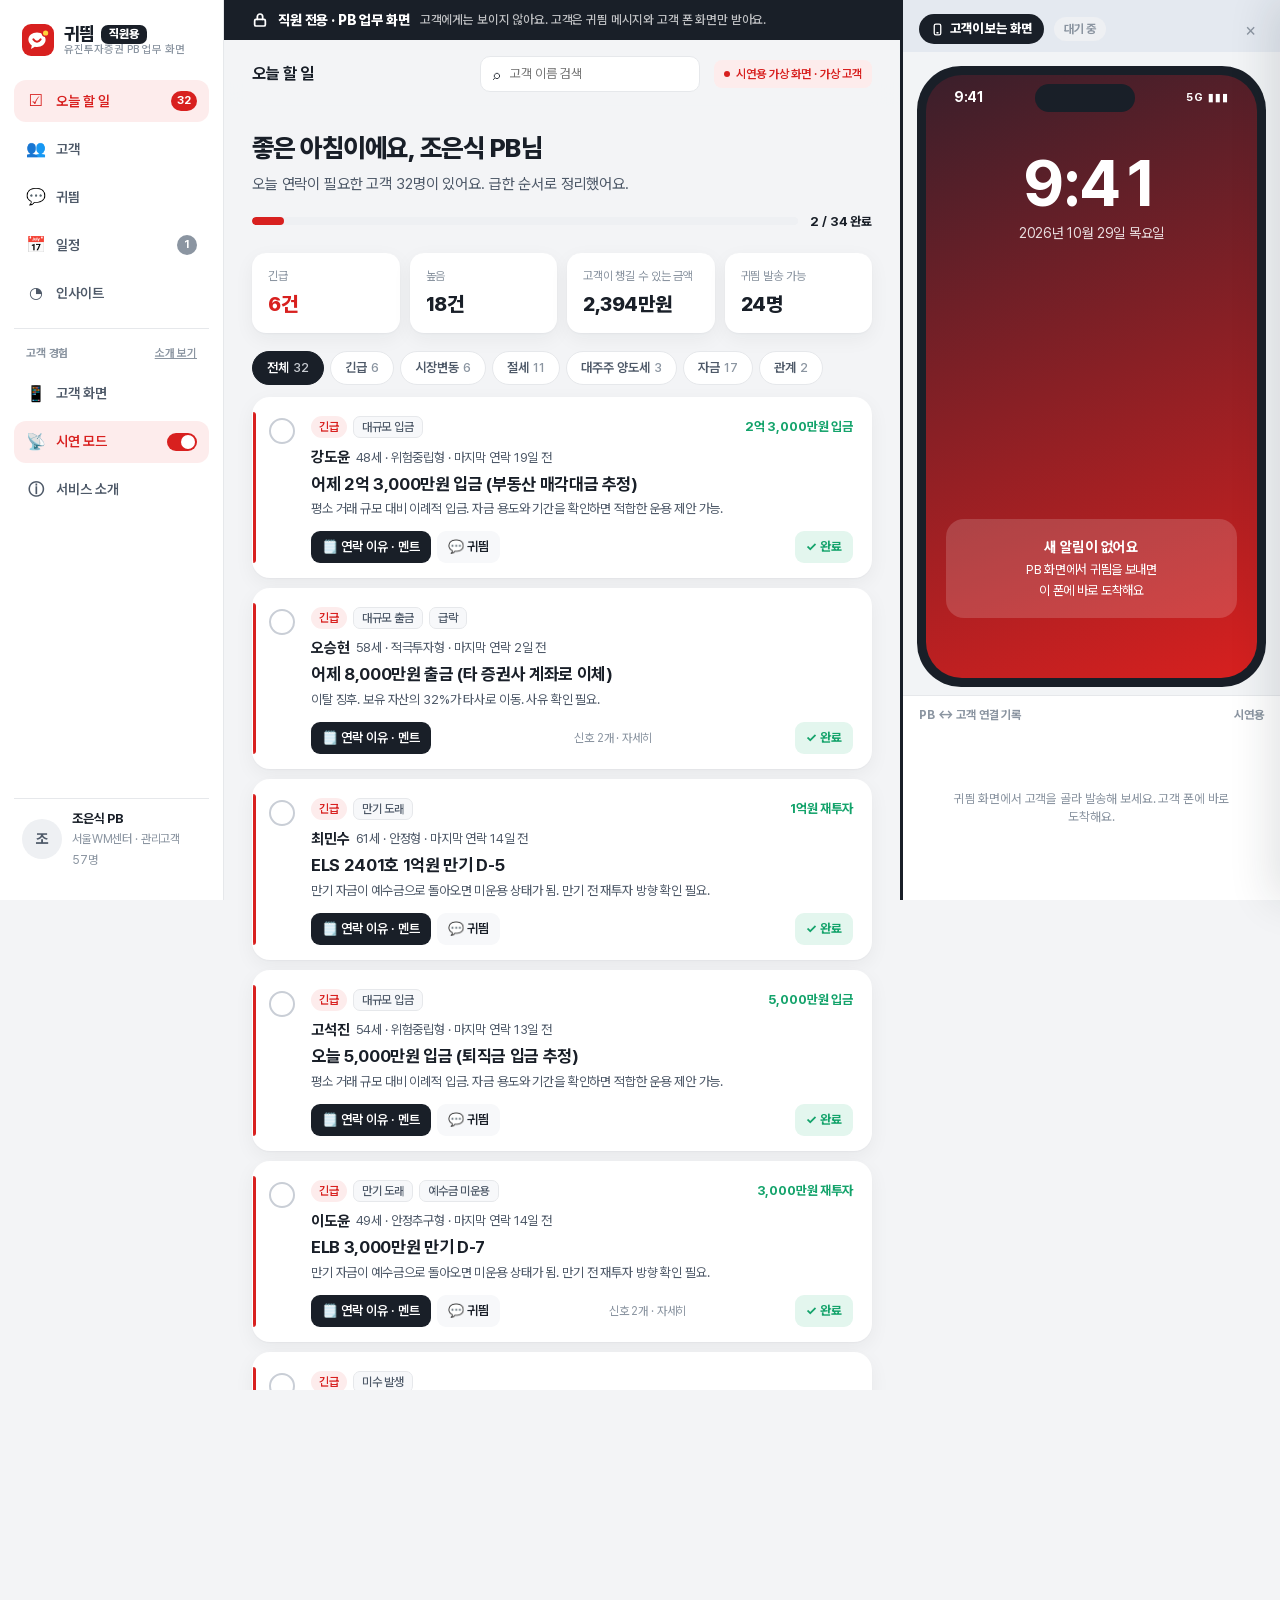
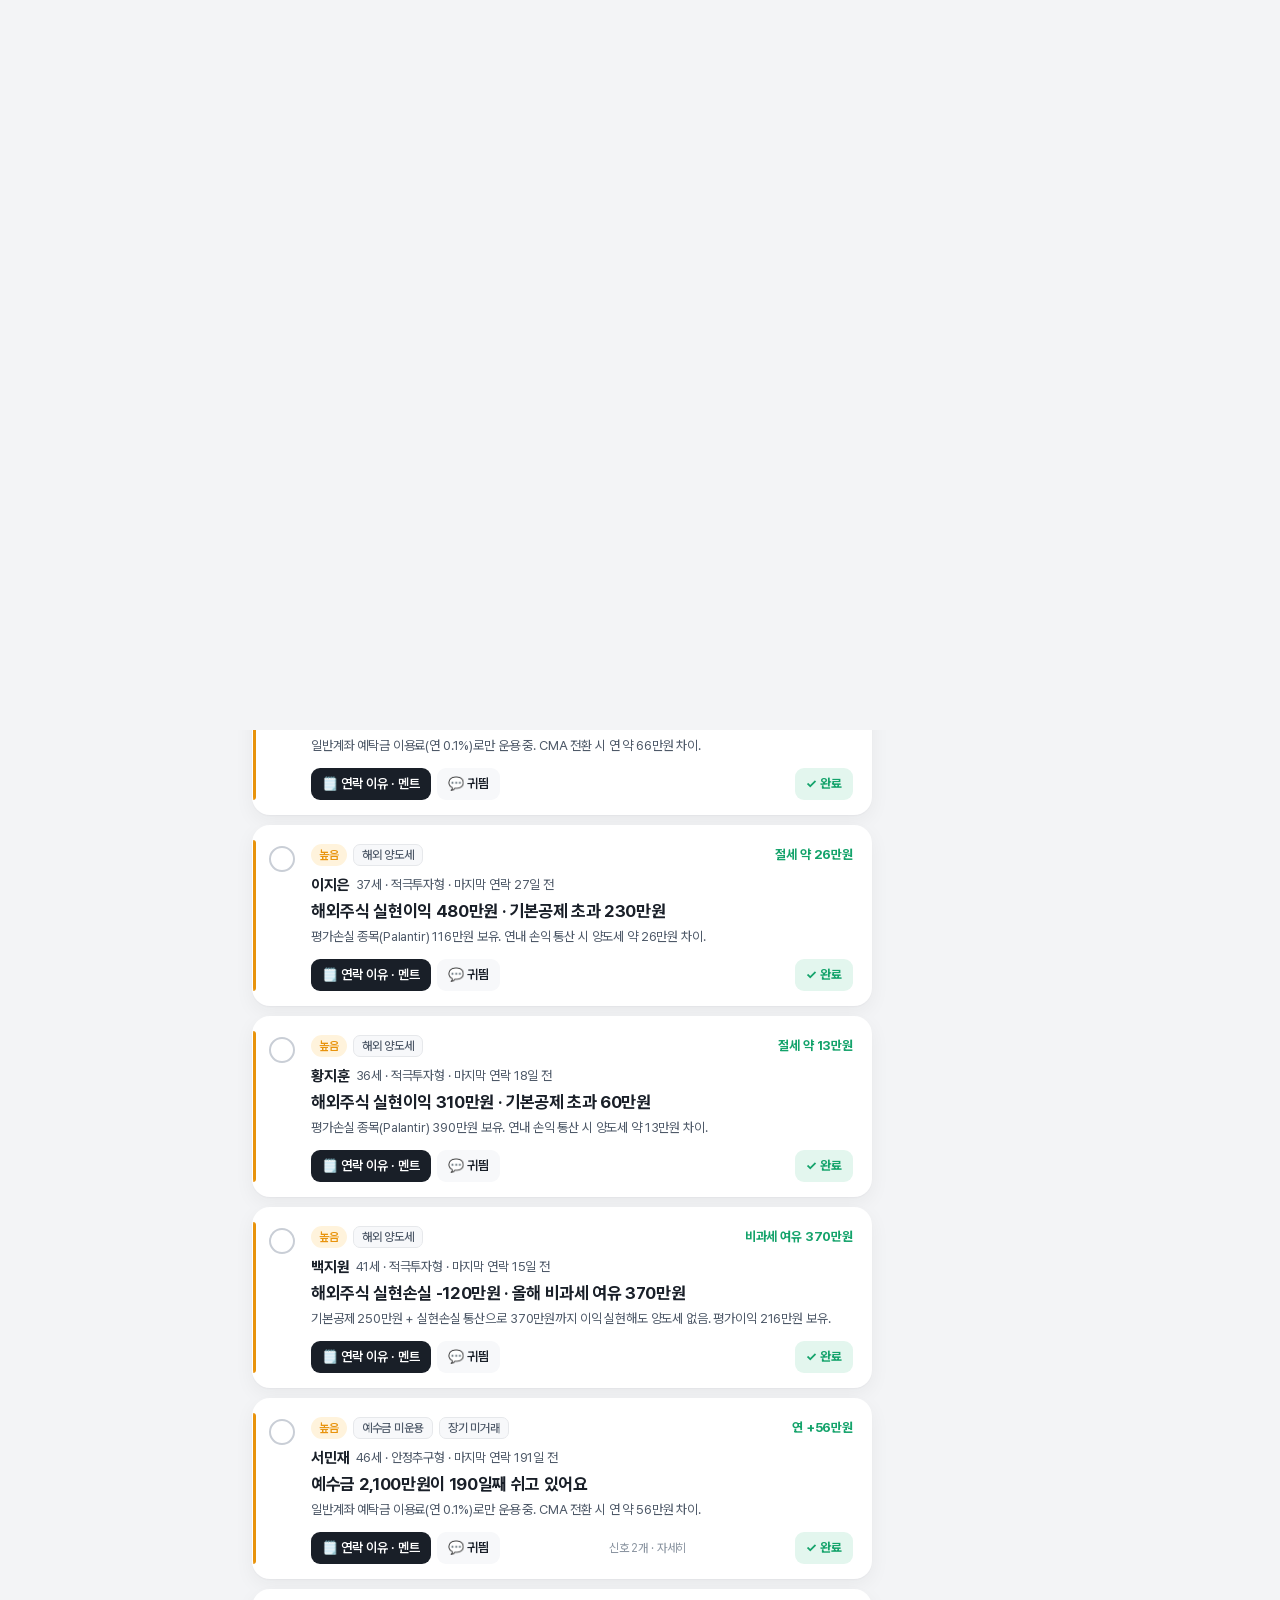
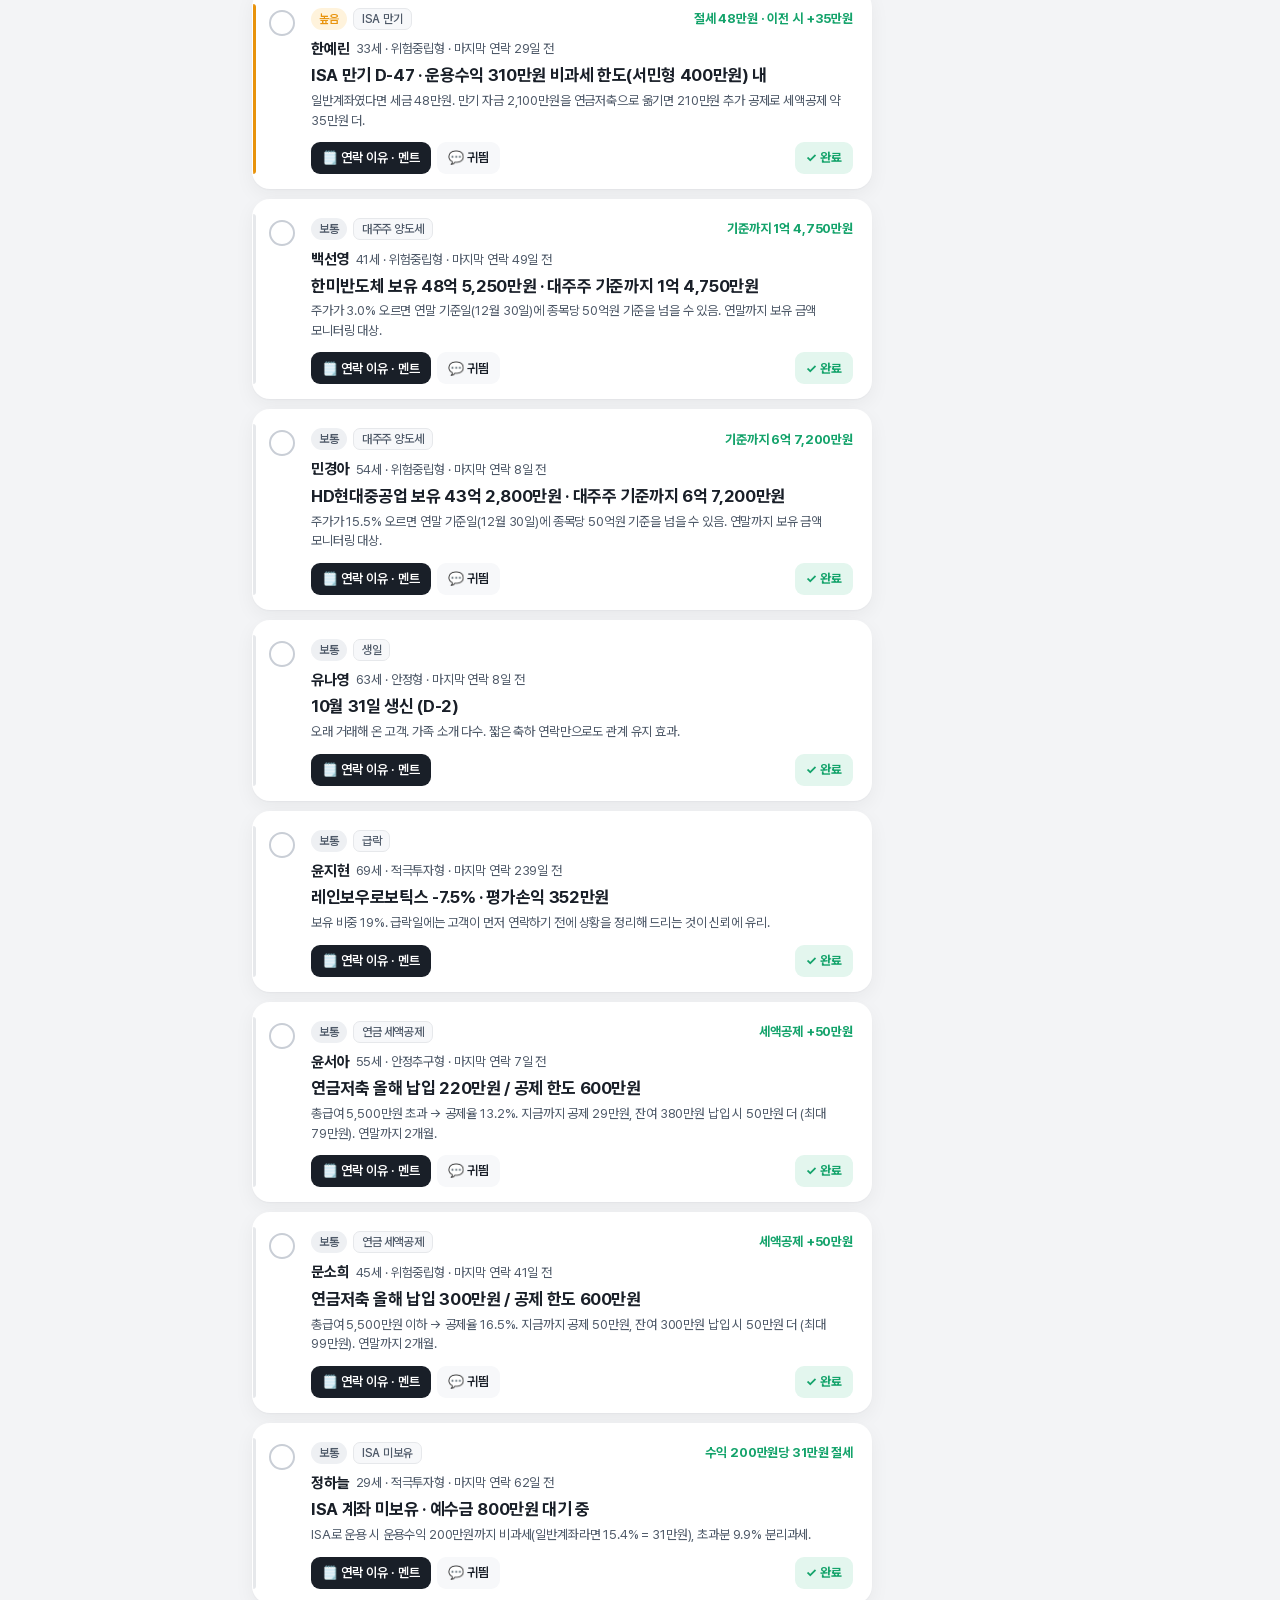
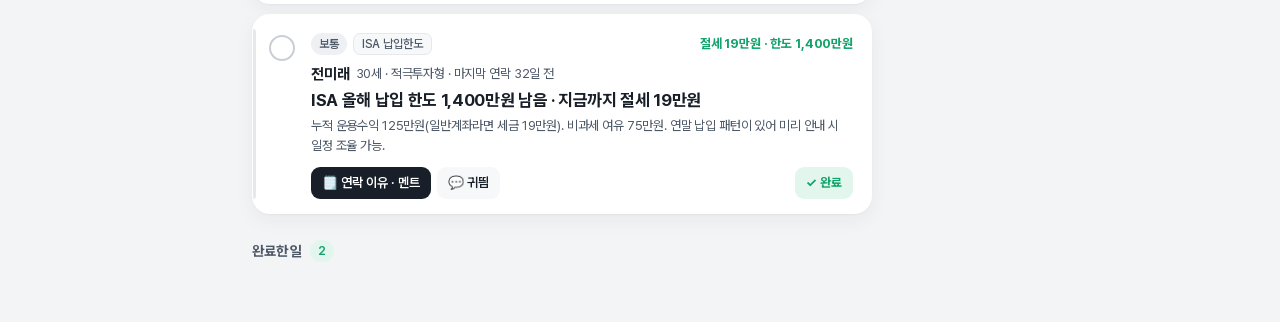
<file: index.html>
<!doctype html>
<html lang="ko">
<head>
<meta charset="utf-8">
<meta name="viewport" content="width=device-width, initial-scale=1">
<title>귀띔 PB · 직원 전용</title>
<link rel="icon" type="image/svg+xml" href="logo.svg">
<link rel="stylesheet" href="fonts.css"> <!-- Pretendard: 프로젝트 내 글꼴 파일 (fonts/) -->
<link rel="stylesheet" href="styles.css">
<style>
/* ---------- 레이아웃: 좌측 내비 / 가운데 작업 / 우측 고객 드로어 ---------- */
.app { display: grid; grid-template-columns: 224px 1fr; min-height: 100%; }
.nav {
  position: sticky; top: 0; height: 100vh; background: var(--surface); border-right: 1px solid var(--line);
  display: flex; flex-direction: column; padding: 20px 14px; gap: 6px;
}
.logo { display: flex; align-items: center; gap: 10px; padding: 4px 8px 18px; }
.logo-mark { width: 32px; height: 32px; flex: none; display: block; }   /* logo.svg: 웃는 말풍선 + 새 알림 점 */
.logo-text { font-weight: 800; font-size: 18px; letter-spacing: -0.03em; line-height: 1.1; }
.logo-text small { display: block; font-size: 11px; font-weight: 500; color: var(--fg3); letter-spacing: 0; }
/* 직원 전용 표시: 고객이 보는 화면(귀띔·고객 폰)과 구분 */
.staff-tag { display: inline-block; vertical-align: 2px; margin-left: 6px; padding: 3px 8px; border-radius: 7px; background: var(--fg); color: var(--surface); font-size: 12px; font-weight: 800; letter-spacing: 0; }
/* 상단 띠: 스크롤해도 상단 바와 함께 고정 */
.staff-band { flex: 0 0 calc(100% + 56px); margin: -14px -28px 2px; display: flex; align-items: center; gap: 10px; min-height: 40px; padding: 8px 28px; background: var(--fg); color: var(--surface); font-size: 14px; font-weight: 800; letter-spacing: -.01em; }
.staff-band svg { flex: none; }
.staff-band span { font-size: 12.5px; font-weight: 500; opacity: .72; }
@media (max-width: 760px) { .staff-band { flex-basis: calc(100% + 32px); margin: -12px -16px 2px; padding: 8px 16px; flex-wrap: wrap; row-gap: 2px; } }
/* 시연 모드(고객 폰 패널 380px)로 본문이 좁아지면: 날짜 숨김 + 상단 바 줄바꿈 허용 */
.topbar { flex-wrap: wrap; row-gap: 8px; }
.topbar .search { flex: 0 1 220px; min-width: 150px; }
@media (max-width: 1500px) { body.live .topbar .date { display: none; } }
.nav-item {
  display: flex; align-items: center; gap: 10px; height: 42px; padding: 0 12px; border-radius: 12px;
  font-weight: 600; font-size: 14px; color: var(--fg2); width: 100%; text-align: left;
}
.nav-item:hover { background: var(--surface2); }
.nav-item.active { background: var(--brand-tint); color: var(--brand); }
.nav-item .ico { width: 20px; text-align: center; font-size: 16px; }
.nav-item .badge { margin-left: auto; min-width: 20px; height: 20px; padding: 0 6px; border-radius: 999px; background: var(--brand); color: #fff; font-size: 11px; font-weight: 700; display: grid; place-items: center; }
.nav-item.active .badge { background: var(--brand); }
.nav-foot { margin-top: auto; display: flex; align-items: center; gap: 10px; padding: 10px 8px; border-top: 1px solid var(--line); }
.nav-foot b { display: block; font-size: 13px; }
.nav-foot span { font-size: 12px; color: var(--fg3); }

.main { min-width: 0; display: flex; flex-direction: column; }
.topbar {
  position: sticky; top: 0; z-index: 20; display: flex; align-items: center; gap: 14px;
  padding: 14px 28px; background: rgba(243,244,246,.85); backdrop-filter: blur(12px); -webkit-backdrop-filter: blur(12px);
}
.topbar h2 { font-size: 16px; font-weight: 700; white-space: nowrap; }
.topbar .date { color: var(--fg3); font-size: 13px; white-space: nowrap; }
@media (max-width: 1100px) { .topbar { flex-wrap: wrap; row-gap: 8px; } .topbar .search { width: 180px; } }
.topbar .spacer { flex: 1; }
/* 상단 '서비스 소개' 탭 + 소개 화면 */
.top-tab { height: 36px; padding: 0 14px; border-radius: 10px; font-size: 13px; font-weight: 700; color: var(--fg2); background: var(--surface); border: 1px solid var(--line); white-space: nowrap; }
.top-tab:hover { color: var(--fg); }
.top-tab.on { background: var(--brand); border-color: var(--brand); color: #fff; }
.intro-head { display: flex; align-items: center; gap: 12px; flex-wrap: wrap; margin-bottom: 14px; }
.intro-seg { display: flex; gap: 4px; background: var(--surface); padding: 4px; border-radius: 12px; box-shadow: var(--shadow); }
.intro-seg button { height: 34px; padding: 0 16px; border-radius: 9px; font-weight: 700; font-size: 13px; color: var(--fg3); }
.intro-seg button.on { background: var(--brand); color: #fff; }
.intro-frame { display: block; width: 100%; border: 0; border-radius: var(--r); background: var(--surface); box-shadow: var(--shadow); height: max(640px, calc(100vh - 150px)); }
.search { display: flex; align-items: center; gap: 8px; height: 36px; padding: 0 12px; background: var(--surface); border-radius: 10px; border: 1px solid var(--line); width: 220px; }
.search input { border: 0; outline: 0; background: none; width: 100%; font-size: 13px; }
.content { padding: 8px 28px 60px; max-width: 980px; width: 100%; }

/* ---------- 오늘 할 일 ---------- */
.greet { padding: 14px 0 22px; }
.greet h1 { font-size: 26px; font-weight: 800; margin-bottom: 6px; }
.greet p { color: var(--fg2); font-size: 15px; }
.progress { display: flex; align-items: center; gap: 12px; margin-top: 16px; }
.progress .bar { flex: 1; height: 8px; background: var(--gray-tint); border-radius: 999px; overflow: hidden; }
.progress .bar i { display: block; height: 100%; width: 0; background: var(--brand); border-radius: 999px; transition: width .4s cubic-bezier(.2,.8,.2,1); }
.progress b { font-size: 13px; white-space: nowrap; }
.stats { display: grid; grid-template-columns: repeat(4, 1fr); gap: 10px; margin-bottom: 18px; }
.stat { background: var(--surface); border-radius: 14px; padding: 14px 16px; box-shadow: var(--shadow); }
.stat span { display: block; font-size: 12px; color: var(--fg3); margin-bottom: 4px; }
.stat b { font-size: 20px; font-weight: 800; letter-spacing: -0.02em; }
.stat b.brand { color: var(--brand); }

.filters { display: flex; gap: 6px; margin-bottom: 12px; flex-wrap: wrap; }
.filter { height: 34px; padding: 0 14px; border-radius: 999px; background: var(--surface); border: 1px solid var(--line); font-weight: 600; font-size: 13px; color: var(--fg2); }
.filter.active { background: var(--fg); color: #fff; border-color: var(--fg); }
.filter .n { margin-left: 4px; color: var(--fg3); font-weight: 500; }
.filter.active .n { color: #c8ccd2; }

.tasks { display: flex; flex-direction: column; gap: 10px; }
.task {
  display: grid; grid-template-columns: 28px 1fr; gap: 14px; padding: 18px 18px 14px 16px; background: var(--surface);
  border-radius: var(--r); box-shadow: var(--shadow); cursor: pointer; position: relative; overflow: hidden;
  border: 1.5px solid transparent; transition: border-color .15s, transform .35s, opacity .35s, max-height .35s;
}
.task::before { content: ''; position: absolute; left: 0; top: 14px; bottom: 14px; width: 3px; border-radius: 0 3px 3px 0; background: var(--line); }
.task.pri-3::before { background: var(--brand); }
.task.pri-2::before { background: var(--amber); }
.task.selected { border-color: var(--fg); }
.task.leaving { opacity: 0; transform: translateX(24px); }
.check {
  width: 26px; height: 26px; border-radius: 50%; border: 2px solid #C9CED6; background: #fff; margin-top: 2px;
  display: grid; place-items: center; transition: all .15s; flex: none;
}
.check:hover { border-color: var(--brand); }
.check.on { background: var(--brand); border-color: var(--brand); color: #fff; }
.check svg { width: 14px; height: 14px; opacity: 0; transform: scale(.6); transition: all .15s; }
.check.on svg { opacity: 1; transform: scale(1); }
.task-top { display: flex; align-items: center; gap: 6px; flex-wrap: wrap; margin-bottom: 8px; }
.task-benefit { margin-left: auto; font-weight: 700; font-size: 13px; color: var(--green); white-space: nowrap; }
.task-name { font-size: 13px; color: var(--fg2); margin-bottom: 4px; display: flex; gap: 6px; align-items: center; flex-wrap: wrap; }
.task-name b { color: var(--fg); font-size: 15px; }
.task-title { font-size: 17px; font-weight: 700; line-height: 1.35; margin-bottom: 4px; }
.task-why { color: var(--fg2); font-size: 13px; line-height: 1.5; }
.task-actions { display: flex; gap: 6px; margin-top: 12px; }
/* 연락 이유 · 멘트 (카드 안 펼침) */
.task-talk { margin-top: 12px; display: flex; flex-direction: column; gap: 8px; cursor: default; }
.task-talk .tk { padding: 12px 14px; border-radius: 12px; background: var(--surface2); display: flex; flex-direction: column; gap: 8px; }
.task-talk .tk-h { display: flex; align-items: center; gap: 6px; flex-wrap: wrap; font-size: 13px; }
.task-talk .tk-row { display: grid; grid-template-columns: 64px 1fr auto; gap: 10px; align-items: start; font-size: 13px; line-height: 1.6; }
.task-talk .tk-row p { margin: 0; color: var(--fg2); min-width: 0; }
.task-talk .tk-l { font-size: 12px; font-weight: 700; color: var(--fg3); padding-top: 1px; }
.task-talk .tk-say { color: var(--fg) !important; font-weight: 500; }
.task-talk .tk-row:last-child .tk-l { color: var(--brand); }
.task-talk .cp { font-size: 11px; color: var(--fg3); font-weight: 600; padding: 2px 6px; border-radius: 6px; }
.task-talk .cp:hover { background: var(--surface); color: var(--fg); }
@media (max-width: 640px) { .task-talk .tk-row { grid-template-columns: 1fr auto; } .task-talk .tk-l { grid-column: 1 / -1; } }
.task-more { font-size: 12px; color: var(--fg3); margin-left: auto; align-self: center; }
/* 완료 버튼: 왼쪽 동그라미와 같은 동작. 라벨이 있어 처음 보는 사람도 찾기 쉽게 */
.btn.sm.done-btn { margin-left: auto; background: var(--green-tint); color: var(--green); font-weight: 700; }
.btn.sm.done-btn:hover { background: var(--green); color: #fff; }
.task-more ~ .done-btn { margin-left: 4px; }

.done-box { margin-top: 26px; }
.done-box summary { cursor: pointer; font-weight: 700; color: var(--fg2); font-size: 14px; list-style: none; display: flex; align-items: center; gap: 8px; }
.done-box summary::-webkit-details-marker { display: none; }
.done-list { margin-top: 10px; display: flex; flex-direction: column; gap: 6px; }
.done-item { display: flex; align-items: center; gap: 10px; padding: 12px 14px; background: var(--surface); border-radius: 12px; color: var(--fg3); font-size: 13px; }
.done-item b { color: var(--fg2); text-decoration: line-through; }
.done-item button { margin-left: auto; color: var(--brand); font-weight: 600; font-size: 12px; }
.empty { text-align: center; padding: 60px 20px; color: var(--fg3); }
.empty b { display: block; font-size: 20px; color: var(--fg); margin-bottom: 6px; }

/* ---------- 고객 목록 ---------- */
.table-wrap { background: var(--surface); border-radius: var(--r); box-shadow: var(--shadow); overflow-x: auto; }
table { width: 100%; border-collapse: collapse; font-size: 13px; min-width: 760px; }
th { text-align: left; font-weight: 600; color: var(--fg3); font-size: 12px; padding: 12px 14px; border-bottom: 1px solid var(--line); white-space: nowrap; }
td { padding: 12px 14px; border-bottom: 1px solid var(--surface2); vertical-align: middle; white-space: nowrap; }
tr:last-child td { border-bottom: 0; }
tbody tr { cursor: pointer; }
tbody tr:hover td { background: var(--surface2); }
td.r, th.r { text-align: right; }
.sig-dots { display: inline-flex; gap: 3px; }
.sig-dots i { width: 8px; height: 8px; border-radius: 50%; background: var(--line); }
.sig-dots i.p3 { background: var(--brand); } .sig-dots i.p2 { background: var(--amber); } .sig-dots i.p1 { background: #B0B8C1; }
.toolbar { display: flex; gap: 8px; margin-bottom: 12px; flex-wrap: wrap; align-items: center; }
.toolbar select { height: 36px; border-radius: 10px; border: 1px solid var(--line); background: var(--surface); padding: 0 10px; }

/* ---------- 귀띔 발송 화면 ---------- */
.send-grid { display: grid; grid-template-columns: 1fr 380px; gap: 20px; align-items: start; }
.tpl-list { display: grid; grid-template-columns: repeat(2, 1fr); gap: 10px; margin-bottom: 18px; }
.tpl { background: var(--surface); border-radius: 14px; padding: 14px; box-shadow: var(--shadow); cursor: pointer; border: 1.5px solid transparent; text-align: left; }
.tpl.active { border-color: var(--brand); }
.tpl .em { font-size: 22px; }
.tpl b { display: block; margin-top: 6px; font-size: 14px; }
.tpl span { font-size: 12px; color: var(--fg3); }
.recip { background: var(--surface); border-radius: var(--r); box-shadow: var(--shadow); padding: 16px; }
.recip-head { display: flex; align-items: center; gap: 10px; margin-bottom: 10px; }
.recip-head h3 { font-size: 15px; }
.recip-list { display: flex; flex-direction: column; gap: 4px; max-height: 380px; overflow: auto; }
.recip-item { display: flex; align-items: center; gap: 10px; padding: 10px 10px; border-radius: 10px; cursor: pointer; }
.recip-item:hover, .recip-item.active { background: var(--surface2); }
.recip-item input { accent-color: var(--brand); width: 16px; height: 16px; }
.recip-item .meta { font-size: 12px; color: var(--fg3); }
.recip-item .sent-tag { margin-left: auto; }
.preview-col { position: sticky; top: 76px; }
.preview-col .phone { transform: scale(.92); transform-origin: top center; }

/* ---------- 인사이트 ---------- */
.ins-grid { display: grid; grid-template-columns: 1fr 1fr; gap: 14px; }
.ins { background: var(--surface); border-radius: var(--r); box-shadow: var(--shadow); padding: 18px; }
.ins h3 { font-size: 15px; margin-bottom: 14px; }
.bars { display: flex; flex-direction: column; gap: 8px; }
.bar-row { display: grid; grid-template-columns: 96px 1fr 44px; align-items: center; gap: 10px; font-size: 13px; }
.bar-row .track { height: 18px; background: var(--surface2); border-radius: 4px; overflow: hidden; }
.bar-row .fill { height: 100%; background: #3D4A5C; border-radius: 0 4px 4px 0; min-width: 2px; }
.bar-row .v { text-align: right; color: var(--fg2); }
.mv-list { display: flex; flex-direction: column; gap: 8px; }
.mv { display: grid; grid-template-columns: 1fr auto auto; gap: 12px; align-items: center; padding: 10px 12px; background: var(--surface2); border-radius: 10px; font-size: 13px; }
.mv b { font-size: 14px; }
.mv .who { color: var(--fg3); font-size: 12px; }

/* ---------- 고객 드로어 ---------- */
.drawer {
  position: fixed; top: 0; right: 0; height: 100vh; width: 440px; max-width: 100vw; background: var(--surface); z-index: 40;
  box-shadow: -10px 0 40px rgba(25,31,40,.12); transform: translateX(100%); transition: transform .3s cubic-bezier(.2,.8,.2,1);
  display: flex; flex-direction: column;
}
.drawer.open { transform: translateX(0); }
/* 시연 모드: 고객 드로어가 열려 있는 동안 고객 폰 패널은 숨기고 드로어를 화면 오른쪽 끝에 (닫히면 다시 보임) */
body.live.dw .lv { visibility: hidden; }
body.live.dw .drawer { right: 0; }
.drawer-head { display: flex; align-items: center; gap: 12px; padding: 18px 20px 14px; border-bottom: 1px solid var(--line); }
.drawer-head .x { width: 32px; height: 32px; border-radius: 50%; background: var(--surface2); font-size: 18px; }
.drawer-head .d-id { min-width: 0; line-height: 1.45; }
.drawer-head .d-head-btns { margin-left: auto; display: flex; align-items: center; gap: 8px; flex-shrink: 0; }
.drawer .d-hint { margin-top: -14px; font-size: 12px; color: var(--fg3); }
.drawer .kv em { display: block; font-style: normal; font-size: 12px; font-weight: 600; color: var(--brand); margin-top: 2px; }
.drawer .kv em.calm { color: var(--fg3); font-weight: 500; }
.drawer .script-box { margin-top: 10px; }
.drawer .script-box summary { cursor: pointer; font-size: 12px; font-weight: 700; color: var(--brand); list-style: none; }
.drawer .script-box summary::-webkit-details-marker { display: none; }
.drawer .script-box summary::after { content: ' 펼치기'; color: var(--fg3); font-weight: 500; }
.drawer .script-box[open] summary::after { content: ' 접기'; }
.drawer .script-box .script { margin-top: 6px; padding-right: 44px; }
.drawer .kw-row { display: grid; grid-template-columns: 56px 1fr; gap: 8px; align-items: start; padding: 4px 0; }
.drawer .kw-lbl { font-size: 11px; font-weight: 700; color: var(--fg3); padding-top: 4px; }
.drawer .hold .r small + small { margin-top: 1px; }
.drawer .log .ty { display: inline-block; min-width: 30px; text-align: center; font-size: 11px; padding: 1px 6px; border-radius: 6px; background: var(--surface2); color: var(--fg2); }
.drawer .log .ty-buy { background: #FDECEC; color: var(--brand); }
.drawer .log .ty-sell { background: #E8F0FE; color: #1B64DA; }
.drawer .log .ty-in { background: #E8F7EE; color: #0E8A4A; }
.drawer .log .ty-out { background: #FFF3E0; color: #B35C00; }
.drawer-body { flex: 1; overflow: auto; padding: 18px 20px 40px; display: flex; flex-direction: column; gap: 22px; }
.d-name { font-size: 18px; font-weight: 800; }
.d-meta { font-size: 12px; color: var(--fg3); }
.d-actions { display: grid; grid-template-columns: 1fr 1fr 1fr; gap: 8px; }
.d-sec h4 { font-size: 13px; font-weight: 700; color: var(--fg3); margin-bottom: 10px; }
.sig { padding: 12px 14px; background: var(--surface2); border-radius: 12px; margin-bottom: 8px; }
.sig .t { font-weight: 700; margin: 6px 0 4px; font-size: 14px; }
.sig .w { font-size: 12px; color: var(--fg2); }
.script { margin-top: 10px; padding: 12px; background: var(--surface); border-radius: 10px; font-size: 13px; line-height: 1.6; border: 1px dashed var(--line); position: relative; }
.script .lbl { font-size: 11px; color: var(--brand); font-weight: 700; margin-bottom: 4px; }
.script .cp { position: absolute; right: 8px; top: 8px; font-size: 11px; color: var(--fg3); font-weight: 600; }
.ai { padding: 14px; border-radius: 12px; background: linear-gradient(135deg, #FFF5F5, #FFF9F3); border: 1px solid #FAE3E3; font-size: 13px; line-height: 1.6; }
.ai .lbl { display: flex; align-items: center; gap: 5px; font-size: 11px; font-weight: 700; color: var(--brand); margin-bottom: 6px; }
.tags { display: flex; gap: 6px; flex-wrap: wrap; margin-top: 10px; }
.kv { display: grid; grid-template-columns: 1fr 1fr; gap: 8px; }
.kv div { background: var(--surface2); border-radius: 10px; padding: 10px 12px; }
.kv span { display: block; font-size: 11px; color: var(--fg3); }
.kv b { font-size: 15px; }
.hold { display: grid; grid-template-columns: 1fr auto; gap: 10px; padding: 9px 0; border-bottom: 1px solid var(--surface2); font-size: 13px; }
.hold:last-child { border-bottom: 0; }
.hold small { color: var(--fg3); display: block; font-size: 11px; }
.hold .r { text-align: right; }
.log { display: grid; grid-template-columns: 56px 1fr auto; gap: 10px; padding: 7px 0; font-size: 12.5px; border-bottom: 1px solid var(--surface2); }
.log:last-child { border-bottom: 0; }
.log .d { color: var(--fg3); }
.log .ty { font-weight: 600; margin-right: 6px; }
.hist { display: flex; align-items: center; gap: 8px; font-size: 12.5px; padding: 7px 0; border-bottom: 1px solid var(--surface2); }
.hist:last-child { border-bottom: 0; }
.hist .d { color: var(--fg3); width: 56px; }
.hist .st { margin-left: auto; }
.scrim { position: fixed; inset: 0; background: rgba(25,31,40,.35); z-index: 30; opacity: 0; pointer-events: none; transition: opacity .25s; }
.scrim.on { opacity: 1; pointer-events: auto; }

/* ---------- 모달 (귀띔 발송 / 통화) ---------- */
.modal { position: fixed; inset: 0; z-index: 60; display: grid; place-items: center; padding: 20px; }
.modal-card { background: var(--surface); border-radius: 22px; width: 100%; max-width: 820px; max-height: calc(100vh - 40px); overflow: auto; box-shadow: 0 30px 80px rgba(0,0,0,.3); }
.modal-head { display: flex; align-items: center; gap: 12px; padding: 18px 22px; border-bottom: 1px solid var(--line); position: sticky; top: 0; background: var(--surface); z-index: 1; }
.modal-head h3 { font-size: 16px; }
.modal-head .x { margin-left: auto; width: 32px; height: 32px; border-radius: 50%; background: var(--surface2); font-size: 18px; }
.modal-body { padding: 20px 22px; }
.send-layout { display: grid; grid-template-columns: 1fr 340px; gap: 20px; }
.send-layout .phone { transform: scale(.88); transform-origin: top center; }
.tpl-select { display: flex; flex-direction: column; gap: 6px; }
.tpl-opt { display: flex; align-items: center; gap: 10px; padding: 10px 12px; border-radius: 10px; border: 1.5px solid var(--line); cursor: pointer; text-align: left; }
.tpl-opt.active { border-color: var(--brand); background: var(--brand-tint); }
.tpl-opt .em { font-size: 18px; }
.tpl-opt b { font-size: 13px; display: block; }
.tpl-opt span { font-size: 11px; color: var(--fg3); }
.call { text-align: center; padding: 30px 20px 26px; max-width: 520px; }
.call .avatar { margin: 0 auto 12px; }
.call .timer { font-size: 28px; font-weight: 800; letter-spacing: -0.02em; margin: 6px 0 18px; }
.call .script { text-align: left; }
.call-actions { display: flex; gap: 8px; margin-top: 18px; }

/* ---------- 고객 상세 페이지 ----------
   순서: 투자 성향·관심 분야(히어로) → 계좌 상황 → 신용·미수·반대매매 → 보유·거래 → 접촉 */
.dt-head { display: flex; align-items: center; gap: 14px; padding: 8px 0 18px; flex-wrap: wrap; }
.dt-head .back { width: 36px; height: 36px; border-radius: 50%; background: var(--surface); box-shadow: var(--shadow); font-size: 20px; line-height: 1; flex: none; }
.dt-head .d-name { font-size: 22px; }
.dt-head .d-meta { font-size: 13px; margin-top: 2px; }
.dt-head .acts { margin-left: auto; display: flex; gap: 8px; }
.dt-head > div:not(.acts):not(.avatar) { flex: 1 1 0; min-width: 220px; }
.dt-intro { margin: -4px 0 16px; padding-left: 14px; border-left: 3px solid var(--brand); }
.dt-intro p { font-size: 17px; font-weight: 500; line-height: 1.5; letter-spacing: -.02em; color: var(--fg); text-wrap: pretty; }
.dt-intro p b { font-weight: 700; }
.dt-intro .meta { display: flex; flex-wrap: wrap; gap: 4px 14px; margin-top: 4px; font-size: 12.5px; color: var(--fg3); }
.dt-intro .meta .miss { color: var(--amber); font-weight: 600; }
.dt-sig { display: flex; gap: 8px; flex-wrap: wrap; margin-bottom: 14px; }
.dt-sig button { display: inline-flex; align-items: center; gap: 8px; height: 36px; padding: 0 14px 0 12px; border-radius: 999px; background: var(--surface); box-shadow: var(--shadow); font-size: 13px; font-weight: 600; color: var(--fg); }
.dt-sig button i { width: 8px; height: 8px; border-radius: 50%; background: var(--line); }
.dt-sig button.p3 i { background: var(--brand); } .dt-sig button.p2 i { background: var(--amber); } .dt-sig button.p1 i { background: #B0B8C1; }
.dt-sig button span { color: var(--fg3); font-weight: 500; }
.dt-grid { display: grid; grid-template-columns: 1fr 1fr; gap: 14px; }
.dt-card { background: var(--surface); border-radius: var(--r); box-shadow: var(--shadow); padding: 22px; min-width: 0; }
.dt-card.span { grid-column: 1 / -1; }
.dt-card h3 { font-size: 13px; font-weight: 700; color: var(--fg3); margin-bottom: 14px; display: flex; justify-content: space-between; align-items: baseline; gap: 8px; }
.dt-card h3 span { font-weight: 500; }
.dt-hero { grid-column: 1 / -1; padding: 26px 26px 24px; display: grid; grid-template-columns: 1.2fr 1fr; gap: 28px; }
.dt-hero .eyebrow { font-size: 13px; color: var(--brand); font-weight: 700; margin-bottom: 14px; }
/* 거래 로그 분석 키워드 */
.kw-groups { display: flex; flex-direction: column; gap: 12px; }
.kw-row { display: grid; grid-template-columns: 64px 1fr; gap: 12px; align-items: start; }
.kw-row .lbl { font-size: 12px; font-weight: 700; color: var(--fg3); padding-top: 8px; }
.kw-chips { display: flex; flex-wrap: wrap; gap: 6px; min-width: 0; }
.kw { display: inline-flex; align-items: center; gap: 6px; height: 32px; padding: 0 12px; border-radius: 10px; background: var(--surface2); color: var(--fg); font-size: 14px; font-weight: 700; white-space: nowrap; }
.kw small { font-size: 12px; font-weight: 500; color: var(--fg3); }
.kw.brand { background: var(--brand-tint); color: var(--brand); }
.kw.brand small { color: var(--brand); opacity: .75; }
.kw.warn { background: var(--amber-tint); color: var(--amber); }
.kw.warn small { color: var(--amber); opacity: .8; }
.kw.sm { height: 26px; padding: 0 9px; font-size: 12px; border-radius: 8px; }
.kw.sm small { font-size: 11px; }
.ai .kw-chips { margin-top: 2px; }
.dt-hero .sub { font-size: 13px; font-weight: 700; color: var(--fg3); margin-bottom: 12px; }
.sec-bars { display: flex; flex-direction: column; gap: 10px; }
/* 관심 분야 도넛 */
.donut-wrap { display: grid; grid-template-columns: 140px 1fr; gap: 20px; align-items: center; }
.donut { width: 140px; height: 140px; display: block; }
.donut .d-name { font-size: 12px; font-weight: 700; fill: var(--fg2); }
.donut .d-val { font-size: 18px; font-weight: 800; fill: var(--fg); }
.donut circle { transition: opacity .15s; }
.donut circle:hover { opacity: .8; }
.donut-lg { display: flex; flex-direction: column; gap: 8px; min-width: 0; }
.donut-lg div { display: grid; grid-template-columns: 10px 1fr auto; gap: 10px; align-items: center; font-size: 14px; }
.donut-lg i { width: 10px; height: 10px; border-radius: 3px; }
.donut-lg .n { color: var(--fg2); min-width: 0; }
.donut-lg .n small { display: block; font-size: 11px; color: var(--fg3); }
.donut-lg b { font-weight: 700; }
/* 보유 종목: 국내 / 해외 그룹 */
.hold-grp + .hold-grp { margin-top: 16px; }
.hold-grp-h { display: flex; align-items: baseline; gap: 8px; padding: 0 0 6px; border-bottom: 1px solid var(--line); font-size: 13px; }
.hold-grp-h b { font-size: 14px; }
.hold-grp-h .num:first-of-type { margin-left: auto; font-weight: 700; }
.sec-row { display: grid; grid-template-columns: 96px 1fr 44px; gap: 12px; align-items: center; font-size: 14px; }
.sec-row .l { white-space: nowrap; overflow: hidden; text-overflow: ellipsis; color: var(--fg2); }
.sec-row .track { height: 12px; background: var(--surface2); border-radius: 6px; overflow: hidden; }
.sec-row .fill { height: 100%; border-radius: 6px; background: #3D4A5C; min-width: 2px; }
.sec-row:first-child .fill { background: var(--brand); }
.sec-row .v { text-align: right; font-weight: 600; }
.sty { display: flex; flex-direction: column; gap: 14px; }
.sty-row { display: grid; grid-template-columns: 76px 1fr 80px; gap: 12px; align-items: center; font-size: 14px; }
.sty-row .l { color: var(--fg2); }
.sty-row .sc { position: relative; height: 16px; }
.sty-row .rl { position: absolute; left: 0; right: 0; top: 7px; height: 2px; background: var(--line); }
.sty-row .av { position: absolute; top: 3px; width: 2px; height: 10px; background: var(--fg3); transform: translateX(-50%); }
.sty-row .me { position: absolute; top: 2px; width: 12px; height: 12px; border-radius: 50%; background: var(--brand); transform: translateX(-50%); }
.sty-row .v { text-align: right; font-weight: 600; white-space: nowrap; }
.sty-note { font-size: 12px; color: var(--fg3); margin-top: 14px; display: flex; gap: 14px; }
.sty-note i { display: inline-block; vertical-align: middle; margin-right: 5px; }
.dt-stats { display: grid; grid-template-columns: repeat(4, 1fr); gap: 10px; }
.dt-stat span { display: block; font-size: 12px; color: var(--fg3); margin-bottom: 4px; }
.dt-stat b { font-size: 21px; font-weight: 800; letter-spacing: -.02em; white-space: nowrap; }
.dt-stat small { display: block; font-size: 12px; color: var(--fg3); margin-top: 2px; }
/* 계좌 잔고 흐름 (꺾은선) */
.bal { margin-top: 22px; padding-top: 18px; border-top: 1px solid var(--line); }
.bal-top { display: flex; align-items: center; gap: 18px; flex-wrap: wrap; }
.bal-sum { display: flex; gap: 22px; flex-wrap: wrap; font-size: 12px; color: var(--fg3); }
.bal-sum b { display: block; font-size: 15px; font-weight: 700; color: var(--fg); margin-top: 1px; }
.bal-range { margin-left: auto; display: inline-flex; background: var(--surface2); border-radius: 10px; padding: 3px; }
.bal-range button { height: 28px; padding: 0 12px; border-radius: 8px; font-size: 12.5px; font-weight: 600; color: var(--fg3); }
.bal-range button.on { background: var(--surface); color: var(--fg); box-shadow: 0 1px 2px rgba(25,31,40,.08); }
.bal-plot { position: relative; margin-top: 12px; height: 200px; }
.bal-plot svg { display: block; width: 100%; height: 100%; overflow: visible; }
.bal-plot .ax { font-size: 11px; fill: var(--fg3); font-variant-numeric: tabular-nums; }
.bal-tip { position: absolute; top: 0; pointer-events: none; background: var(--fg); color: #fff; border-radius: 10px; padding: 7px 10px; font-size: 12px; line-height: 1.45; white-space: nowrap; opacity: 0; transition: opacity .1s; z-index: 2; }
.bal-tip b { font-variant-numeric: tabular-nums; }
.bal-tip .fl { display: block; color: #C9CED6; }
.bal-legend { display: flex; gap: 14px; margin-top: 8px; font-size: 12px; color: var(--fg3); }
.bal-legend i { font-style: normal; margin-right: 4px; }
.hold .pnl { font-weight: 600; }
.cr-big { display: flex; align-items: baseline; gap: 10px; flex-wrap: wrap; }
.cr-big b { font-size: 34px; font-weight: 800; letter-spacing: -.03em; }
.cr-big span { color: var(--fg3); font-size: 13px; }
.cr-meter { position: relative; height: 10px; border-radius: 5px; background: var(--surface2); margin-top: 14px; }
.cr-meter .fill { position: absolute; left: 0; top: 0; bottom: 0; border-radius: 5px; }
.cr-meter .mk { position: absolute; top: -3px; width: 2px; height: 16px; background: var(--fg); }
.cr-lb { display: flex; justify-content: space-between; font-size: 12px; color: var(--fg3); margin-top: 8px; }
.cr-note { font-size: 13px; color: var(--fg2); margin-top: 12px; line-height: 1.55; }
.rows { margin-top: 16px; }
.rows .row { display: grid; grid-template-columns: 1fr auto; gap: 12px; padding: 10px 0; border-bottom: 1px solid var(--surface2); font-size: 14px; align-items: center; }
.rows .row:last-child { border-bottom: 0; padding-bottom: 0; }
.rows .row small { display: block; color: var(--fg3); font-size: 12px; }
.rows .row .r { text-align: right; font-weight: 600; white-space: nowrap; }
.rows .row .r small { font-weight: 400; }
.dday { font-size: 12px; font-weight: 600; color: var(--fg3); } .dday.soon { color: var(--amber); } .dday.now { color: var(--brand); }
.dt-empty { color: var(--fg3); font-size: 13px; }

/* ---------- 일정 (캘린더) ---------- */
.nav-item .badge.gray { background: var(--fg3); }
.cal-layout { display: grid; grid-template-columns: 1fr 340px; gap: 14px; align-items: start; }
.cal-main { padding: 18px 20px 16px; }
.cal-head { display: flex; align-items: center; gap: 8px; margin-bottom: 12px; flex-wrap: wrap; }
.cal-head h3 { font-size: 17px; font-weight: 800; margin: 0 4px; min-width: 110px; text-align: center; }
.cal-nav { width: 32px; height: 32px; border-radius: 50%; background: var(--surface2); font-size: 18px; line-height: 1; }
.cal-legend { margin-left: auto; display: flex; gap: 10px; flex-wrap: wrap; font-size: 11px; color: var(--fg3); }
.cal-legend i { display: inline-block; width: 8px; height: 8px; border-radius: 50%; margin-right: 4px; vertical-align: 0; }
.cal-grid { display: grid; grid-template-columns: repeat(7, 1fr); gap: 4px; }
.cal-wd { text-align: center; font-size: 11px; font-weight: 600; color: var(--fg3); padding: 4px 0 6px; }
.cal-wd:first-child { color: var(--brand); }
.cal-cell { min-height: 96px; border-radius: 10px; background: var(--surface2); padding: 6px 6px 4px; cursor: pointer; border: 1.5px solid transparent; transition: border-color .15s, background .15s; min-width: 0; }
.cal-cell:hover { background: var(--gray-tint); }
.cal-cell.out { opacity: .45; }
.cal-cell.sel { border-color: var(--fg); background: var(--surface); }
.cal-cell.sun .cal-d span { color: var(--brand); }
.cal-d { display: flex; align-items: center; gap: 4px; font-size: 12px; font-weight: 600; margin-bottom: 4px; }
.cal-d span { width: 22px; height: 22px; display: grid; place-items: center; border-radius: 50%; }
.cal-cell.today .cal-d span { background: var(--brand); color: #fff; }
.cal-warn { width: 16px; height: 16px; border-radius: 50%; background: var(--brand-tint); color: var(--brand); font-size: 10px; font-weight: 800; font-style: normal; display: grid; place-items: center; }
.cal-ev { font-size: 11px; line-height: 1.3; padding: 2px 5px 2px 7px; border-radius: 5px; margin-bottom: 2px; background: color-mix(in srgb, var(--k) 12%, #fff); color: var(--fg); border-left: 2.5px solid var(--k); white-space: nowrap; overflow: hidden; text-overflow: ellipsis; }
.cal-ev small { color: var(--fg3); font-size: 10px; }
.cal-ev.past { opacity: .6; }
.cal-more { font-size: 10.5px; color: var(--fg3); padding-left: 4px; }
.cal-foot { font-size: 12px; color: var(--fg3); margin-top: 12px; line-height: 1.5; }
.cal-side { display: flex; flex-direction: column; gap: 14px; }
.cal-side .dt-card { padding: 18px; }
.cal-side .dt-card h3 { font-size: 14px; color: var(--fg); margin-bottom: 10px; }
.cal-side .dt-card h3 span { font-weight: 500; color: var(--fg3); font-size: 13px; }
.ag { display: grid; grid-template-columns: 44px 1fr; gap: 10px; padding: 12px 0; border-bottom: 1px solid var(--surface2); cursor: pointer; }
.ag:last-child { border-bottom: 0; }
.ag.done { opacity: .5; } .ag.done .ag-t::after { content: ' ✓'; color: var(--green); }
.ag-group + .ag-group { margin-top: 10px; }
.ag-gl { font-size: 12px; font-weight: 700; color: var(--fg3); padding: 4px 0 2px; }
.ag-gl span { color: var(--brand); margin-left: 2px; }
.ag:hover .ag-title b { color: var(--brand); }
.ag-t { font-size: 13px; font-weight: 700; color: var(--fg2); padding-top: 1px; }
.ag-title { font-size: 14px; line-height: 1.4; display: flex; align-items: center; gap: 6px; flex-wrap: wrap; }
.ag-title b { font-weight: 700; }
.ag-k { font-size: 12px; font-weight: 600; color: var(--k); background: color-mix(in srgb, var(--k) 10%, #fff); padding: 1px 7px; border-radius: 6px; }
.ag-note { font-size: 12.5px; color: var(--fg2); margin-top: 4px; line-height: 1.5; }
.ag-del { margin-left: auto; color: var(--fg3); font-size: 16px; line-height: 1; }
.agenda-add { display: grid; grid-template-columns: 1fr 96px auto; gap: 6px; margin-top: 14px; padding-top: 14px; border-top: 1px solid var(--line); }
.agenda-add input { height: 34px; border-radius: 9px; border: 1px solid var(--line); background: var(--surface2); padding: 0 10px; font-size: 13px; outline: 0; min-width: 0; }
.agenda-add input:focus { border-color: var(--fg); }

/* ---------- 준법 알림 ---------- */
.cstrip { display: flex; align-items: center; gap: 12px; padding: 12px 16px; margin: 12px 0 4px; border-radius: 14px; background: var(--brand-tint); border: 1px solid #FAD2D2; }
.cstrip-ico { width: 32px; height: 32px; border-radius: 50%; background: var(--brand); color: #fff; display: grid; place-items: center; font-weight: 800; flex: none; }
.cstrip b { display: block; font-size: 14px; color: var(--brand); }
.cstrip span { font-size: 12.5px; color: var(--fg2); }
.cstrip .btn { margin-left: auto; }
.flag { padding: 12px 14px; border-radius: 12px; background: #FFF7F7; border: 1px solid #FAD2D2; margin-bottom: 8px; font-size: 13px; }
.flag.sev2 { background: var(--amber-tint); border-color: #F5DFB3; }
.flag.acked { opacity: .7; background: var(--surface2); border-color: var(--line); }
.flag-top { display: flex; align-items: center; gap: 8px; flex-wrap: wrap; }
.flag-top b { color: var(--brand); font-size: 13.5px; }
.flag.sev2 .flag-top b { color: var(--amber); }
.flag-meta { font-size: 12px; color: var(--fg2); margin-top: 4px; }
.flag-meta .lnk { cursor: pointer; text-decoration: underline; text-decoration-color: var(--line); }
.flag-q { margin-top: 6px; font-weight: 600; line-height: 1.5; }
.flag-line { font-size: 12.5px; margin-top: 4px; line-height: 1.5; }
.flag-fix { font-size: 12.5px; color: var(--fg2); margin-top: 6px; line-height: 1.5; padding-left: 10px; border-left: 2px solid var(--line); }
.flag-acts { display: flex; gap: 6px; margin-top: 10px; }
.ok-box { padding: 12px 14px; border-radius: 12px; background: var(--green-tint); color: var(--green); font-weight: 600; font-size: 13px; }
.flag-mark { background: #FFD9D9; color: var(--brand-dark); padding: 0 3px; border-radius: 4px; font-weight: 700; text-decoration: underline wavy var(--brand); text-underline-offset: 3px; }
.flag-mark.sev2 { background: var(--amber-tint); color: #8A5A05; text-decoration-color: var(--amber); }
.flags-modal .flag { font-size: 13.5px; }

/* ---------- 통화 중 (전사 · 감지) ---------- */
.call.wide { max-width: none; text-align: left; padding: 6px 0 0; }
.call-top { display: flex; align-items: center; gap: 14px; margin-bottom: 16px; }
.call-top .timer { margin: 0 0 0 auto; font-size: 24px; }
.call-grid { display: grid; grid-template-columns: 1fr 1.15fr; gap: 16px; align-items: start; }
.lbl-row { font-size: 12px; font-weight: 700; color: var(--fg3); margin-bottom: 8px; }
.call-scripts .script { margin-top: 0; }
.stt { background: var(--surface2); border-radius: 14px; padding: 12px; display: flex; flex-direction: column; gap: 8px; }
.stt-head { display: flex; align-items: center; gap: 6px; font-size: 13px; }
.stt-lines { background: var(--surface); border-radius: 10px; padding: 10px 12px; height: 300px; overflow: auto; font-size: 13px; line-height: 1.5; }
.stt-lines.static { height: auto; max-height: 360px; background: var(--surface2); margin-top: 8px; }
.stt-line { display: grid; grid-template-columns: 34px 1fr; gap: 8px; padding: 5px 0; border-bottom: 1px solid var(--surface2); animation: stt-in .25s ease-out; }
.stt-line:last-of-type { border-bottom: 0; }
.stt-line .who { font-size: 11px; font-weight: 700; color: var(--fg3); padding-top: 2px; }
.stt-line.pb .who { color: var(--brand); }
.stt-line.flagged { background: #FFF7F7; margin: 0 -8px; padding: 5px 8px; border-radius: 6px; }
@keyframes stt-in { from { opacity: 0; transform: translateY(4px); } to { opacity: 1; transform: none; } }
.stt-listen { font-size: 11.5px; color: var(--fg3); padding-top: 6px; display: flex; align-items: center; gap: 2px; }
.stt-listen i { width: 4px; height: 4px; border-radius: 50%; background: var(--fg3); animation: blink 1.2s infinite; }
.stt-listen i:nth-child(2) { animation-delay: .2s; } .stt-listen i:nth-child(3) { animation-delay: .4s; margin-right: 4px; }
@keyframes blink { 0%, 100% { opacity: .2; } 50% { opacity: 1; } }
.stt-form { display: flex; gap: 6px; }
.stt-form input { flex: 1; height: 34px; border-radius: 9px; border: 1px solid var(--line); background: var(--surface); padding: 0 10px; font-size: 12.5px; outline: 0; min-width: 0; }
.stt-form input:focus { border-color: var(--brand); }
.flag-banner { padding: 10px 12px; border-radius: 10px; background: #FFF0F0; border: 1.5px solid var(--brand); font-size: 12.5px; margin-bottom: 6px; }
.flag-banner.sev2 { background: var(--amber-tint); border-color: var(--amber); }
.flag-banner .flag-top b { color: var(--brand); }
.flag-banner.sev2 .flag-top b { color: var(--amber); }
.flag-banner .flag-fix { margin-top: 4px; }
#stt-alert.shake { animation: shake .4s; }
@keyframes shake { 0%, 100% { transform: none; } 25% { transform: translateX(-4px); } 75% { transform: translateX(4px); } }

/* ---------- 통화 요약 · 고객 상세 통화 기록 ---------- */
.cs { display: flex; flex-direction: column; gap: 14px; }
.cs-head { display: flex; align-items: center; gap: 12px; }
.cs-head b { font-size: 16px; }
.cs-grid { display: grid; grid-template-columns: 1fr 1fr; gap: 12px; }
.cs-sec { background: var(--surface2); border-radius: 12px; padding: 12px 14px; }
.cs-sec h4 { font-size: 12px; font-weight: 700; color: var(--fg3); margin-bottom: 8px; display: flex; justify-content: space-between; gap: 8px; }
.cs-sec h4 span { font-weight: 500; }
.cs-li { font-size: 13px; line-height: 1.5; padding: 3px 0; }
.cs-ev { display: flex; align-items: center; gap: 8px; font-size: 13px; padding: 6px 0; border-bottom: 1px solid var(--line); flex-wrap: wrap; }
.cs-ev:last-of-type { border-bottom: 0; }
.cs-ev i { width: 8px; height: 8px; border-radius: 50%; flex: none; }
.cs-ev .muted { font-size: 11.5px; }
.cs-ev .pill { margin-left: auto; }
.cs-tr summary { cursor: pointer; font-size: 13px; font-weight: 700; color: var(--fg2); }
.cs .call-actions { margin-top: 4px; }
.cl { padding: 12px 14px; border-radius: 12px; background: var(--surface2); margin-bottom: 8px; border: 1.5px solid transparent; transition: border-color .15s; }
.cl.sm { cursor: pointer; } .cl.sm:hover { border-color: var(--fg); }
.cl.has-flag { border-color: #FAD2D2; }
.cl-top[data-call], .cl-sum[data-call] { cursor: pointer; }
.cl-top .cl-more { margin: 0 0 0 auto; }
.cl-flags { margin-top: 10px; }
.cl-flags .flag { background: var(--surface); margin-bottom: 6px; }
.flag-ack { margin-left: auto; }
.flag-law { font-weight: 400; font-size: 11.5px; margin-left: 4px; }
.cl.sm { padding: 10px 12px; }
.cl-top { display: flex; align-items: center; gap: 6px; flex-wrap: wrap; font-size: 12.5px; margin-bottom: 6px; }
.cl-sum { font-size: 13px; line-height: 1.55; color: var(--fg); }
.cl.sm .cl-sum { font-size: 12.5px; color: var(--fg2); display: -webkit-box; -webkit-line-clamp: 2; -webkit-box-orient: vertical; overflow: hidden; }
.cl-ev { display: flex; align-items: center; gap: 6px; font-size: 12px; color: var(--fg2); margin-top: 5px; }
.cl-ev i { width: 7px; height: 7px; border-radius: 50%; }
.cl-more { font-size: 12px; color: var(--brand); font-weight: 600; margin-top: 8px; }
.dt-up { display: flex; gap: 6px; flex-wrap: wrap; margin-bottom: 12px; }
.dt-up-ev { display: inline-flex; align-items: center; gap: 6px; height: 28px; padding: 0 10px; border-radius: 999px; background: var(--surface2); font-size: 12px; font-weight: 600; cursor: pointer; }
.dt-up-ev i { width: 7px; height: 7px; border-radius: 50%; }

/* ---------- 반응형 ---------- */
@media (max-width: 1100px) { .send-grid { grid-template-columns: 1fr; } .preview-col { position: static; } .ins-grid { grid-template-columns: 1fr; } .send-layout { grid-template-columns: 1fr; } .cal-layout { grid-template-columns: 1fr; } .call-grid { grid-template-columns: 1fr; } }
@media (max-width: 900px) {
  .dt-hero { grid-template-columns: minmax(0, 1fr); } .dt-grid { grid-template-columns: minmax(0, 1fr); } .dt-stats { grid-template-columns: 1fr 1fr; }
  .dt-head > div { min-width: 0; } .dt-head .acts { margin-left: 0; width: 100%; }
  .dt-sig button { max-width: 100%; } .dt-sig button span { min-width: 0; overflow: hidden; text-overflow: ellipsis; white-space: nowrap; }
  .dt-stat b { white-space: normal; } .dt-card .hold, .dt-card .log { white-space: normal; }
  #view-detail { max-width: 100%; overflow-x: hidden; }
  .cs-grid { grid-template-columns: 1fr; } .cal-cell { min-height: 64px; } .cal-ev { font-size: 10px; }
}
@media (max-width: 760px) {
  .app { grid-template-columns: 1fr; }
  .nav { position: fixed; bottom: 0; top: auto; height: auto; width: 100%; flex-direction: row; padding: 8px 10px; border-right: 0; border-top: 1px solid var(--line); z-index: 25; gap: 2px; }
  .logo, .nav-foot { display: none; }
  .nav-item { flex: 1; flex-direction: column; height: 50px; gap: 2px; font-size: 11px; padding: 0; justify-content: center; }
  .nav-item .badge { position: absolute; margin: 0; transform: translate(14px, -16px); }
  .topbar { padding: 12px 16px; flex-wrap: wrap; }
  .content { padding: 8px 16px 90px; }
  .stats { grid-template-columns: 1fr 1fr; }
  .tpl-list { grid-template-columns: 1fr; }
  .search { width: 100%; }
}
@media (prefers-reduced-motion: reduce) { * { transition: none !important; animation: none !important; } }
</style>
</head>
<body>
<div class="app">
  <nav class="nav">
    <div class="logo"><img class="logo-mark" src="logo.svg" alt=""><div class="logo-text">귀띔<span class="staff-tag">직원용</span><small>유진투자증권 PB 업무 화면</small></div></div>
    <button class="nav-item active" data-view="todo"><span class="ico">☑</span>오늘 할 일<span class="badge" id="badge-todo">0</span></button>
    <button class="nav-item" data-view="customers"><span class="ico">👥</span>고객</button>
    <button class="nav-item" data-view="send"><span class="ico">💬</span>귀띔</button>
    <button class="nav-item" data-view="calendar"><span class="ico">📅</span>일정<span class="badge gray" id="badge-cal" hidden>0</span></button>
    <button class="nav-item" data-view="insight"><span class="ico">◔</span>인사이트</button>
    <div class="nav-group">고객 경험</div>
    <button class="nav-item" data-view="cx"><span class="ico">📱</span>고객 화면</button> <!-- cx.js -->
    <button class="nav-item" data-view="intro"><span class="ico">ⓘ</span>서비스 소개</button>
    <div class="nav-foot"><div class="avatar">조</div><div><b>조은식 PB</b><span>서울WM센터 · 관리고객 <span id="nav-cust-n">32</span>명</span></div></div>
  </nav>

  <div class="main">
    <header class="topbar">
      <div class="staff-band" role="note"><svg width="16" height="16" viewBox="0 0 24 24" fill="none" stroke="currentColor" stroke-width="2.6" stroke-linecap="round" stroke-linejoin="round" aria-hidden="true"><rect x="4" y="11" width="16" height="10" rx="2"/><path d="M8 11V7a4 4 0 0 1 8 0v4"/></svg>직원 전용 · PB 업무 화면<span>고객에게는 보이지 않아요. 고객은 귀띔 메시지와 고객 폰 화면만 받아요.</span></div>
      <h2 id="view-title">오늘 할 일</h2>
      <span class="date" id="today-label"></span>
      <span class="spacer"></span>
      <label class="search"><span>⌕</span><input id="q" type="search" placeholder="고객 이름 검색" autocomplete="off"></label>
      <span class="demo-badge">시연용 가상 화면 · 가상 고객</span>
    </header>

    <div class="content">
      <!-- 오늘 할 일 -->
      <section id="view-todo">
        <div class="greet">
          <h1 id="greet-h1">좋은 아침이에요, 조은식 PB님</h1>
          <p id="greet-p"></p>
          <div class="progress"><div class="bar"><i id="prog-fill"></i></div><b id="prog-text">0 / 0</b></div>
        </div>
        <div class="stats" id="stats"></div>
        <div class="filters" id="filters"></div>
        <div class="tasks" id="tasks"></div>
        <details class="done-box" id="done-box">
          <summary>완료한 일 <span class="pill ok" id="done-count">0</span></summary>
          <div class="done-list" id="done-list"></div>
        </details>
      </section>

      <!-- 고객 -->
      <section id="view-customers" hidden>
        <div class="toolbar">
          <select id="risk-filter"><option value="">투자성향 전체</option><option>안정형</option><option>안정추구형</option><option>위험중립형</option><option>적극투자형</option><option>공격투자형</option></select>
          <select id="sort-filter"><option value="pri">오늘 신호 순</option><option value="total">총자산 순</option><option value="day">오늘 손익 순</option><option value="last">마지막 연락 오래된 순</option></select>
          <span class="muted" id="cust-count" style="margin-left:auto;font-size:13px"></span>
        </div>
        <div class="table-wrap"><table>
          <thead><tr><th>고객</th><th>투자성향</th><th>관심 섹터 (AI)</th><th class="r">총자산</th><th class="r">예수금</th><th class="r">오늘 손익</th><th>오늘 신호</th><th>마지막 연락</th></tr></thead>
          <tbody id="cust-rows"></tbody>
        </table></div>
      </section>

      <!-- 귀띔 -->
      <section id="view-send" hidden>
        <div class="send-grid">
          <div>
            <div class="tpl-list" id="tpl-list"></div>
            <div class="recip">
              <div class="recip-head"><h3 id="recip-title">추천 대상</h3><span class="muted" id="recip-sub"></span><button class="btn primary sm" id="send-all" style="margin-left:auto">선택 고객에게 발송</button></div>
              <div class="recip-list" id="recip-list"></div>
            </div>
          </div>
          <div class="preview-col" id="send-preview"></div>
        </div>
      </section>

      <!-- 고객 상세 -->
      <section id="view-detail" hidden>
        <div class="dt-head" id="dt-head"></div>
        <div class="dt-intro" id="dt-intro"></div>
        <div class="dt-sig" id="dt-sig"></div>
        <div class="dt-grid" id="dt-grid"></div>
      </section>

      <!-- 일정 (캘린더) : 고객과의 약속 · 할 일만 (통화에서 자동 등록 + 원장 만기·생신·미수 마감 + 직접 추가) -->
      <section id="view-calendar" hidden>
        <div class="cal-layout">
          <div class="cal-main dt-card">
            <div class="cal-head"><button class="cal-nav" id="cal-prev" aria-label="이전 달">‹</button><h3 id="cal-title">2026년 10월</h3><button class="cal-nav" id="cal-next" aria-label="다음 달">›</button><button class="btn sm" id="cal-today">오늘</button></div>
            <div class="cal-grid" id="cal-grid"></div>
          </div>
          <aside class="cal-side">
            <div class="dt-card"><h3 id="agenda-title"></h3><div id="agenda"></div>
              <form id="agenda-add" class="agenda-add"><input id="agenda-input" placeholder="할 일 추가" autocomplete="off"><input id="agenda-time" type="time"><button class="btn sm dark" type="submit">추가</button></form></div>
          </aside>
        </div>
      </section>

      <!-- 인사이트 -->
      <section id="view-insight" hidden>
        <div class="stats" id="ins-stats"></div>
        <div class="ins-grid">
          <div class="ins"><h3>오늘 시장 변동이 닿은 고객</h3><div class="mv-list" id="ins-moves"></div></div>
          <div class="ins"><h3>관심 섹터 (보유 기준, 고객 수)</h3><div class="bars" id="ins-sectors"></div></div>
          <div class="ins"><h3>투자성향 분포</h3><div class="bars" id="ins-risk"></div></div>
          <div class="ins"><h3>오늘 신호 유형</h3><div class="bars" id="ins-signals"></div></div>
        </div>
      </section>

      <!-- 고객 화면 : 고객이 받는 귀띔 이후 흐름 · 서비스 소개 (cx.js) -->
      <section id="view-cx" hidden></section>

      <!-- 서비스 소개: 상단 '서비스 소개' 탭. 고객 편(landing.html) · PB 편(pb.html)을 ?embed 로 띄움 -->
      <section id="view-intro" hidden>
        <div class="intro-head"><div class="intro-seg" role="group" aria-label="소개 페이지"><button type="button" class="on" data-intro-page="landing.html">고객 편</button><button type="button" data-intro-page="pb.html">PB 편</button></div>
          <span class="muted" style="font-size:13px">귀띔이 고객과 PB의 일을 어떻게 바꾸는지 소개해요.</span></div>
        <iframe class="intro-frame" id="intro-frame" title="서비스 소개 (시연용 가상)"></iframe>
      </section>
    </div>
  </div>
</div>

<div class="scrim" id="scrim"></div>
<aside class="drawer" id="drawer" aria-label="고객 상세">
  <div class="drawer-head" id="drawer-head"></div>
  <div class="drawer-body" id="drawer-body"></div>
</aside>
<div id="modal-root"></div>

<script src="market.js"></script> <!-- market/collect.ps1 생성물. 없으면 data.js 임시값 사용 -->
<script src="calldata.js"></script> <!-- PB 통화 데이터 30건 + 통화 고객 24명 (시연용 가상). data.js 보다 먼저 -->
<script src="data.js"></script>
<script src="ui.js"></script>
<script src="reco.js"></script> <!-- 고객 상세: 세미나·상품 개인화 제안 블록 -->
<script src="fund.js"></script> <!-- 고객 상세: AI 펀드 매칭 (분석하기 → 상위 5 공모펀드, 시연용 가상 펀드) -->
<script src="calls.js"></script>     <!-- 통화 기록 · 요약 · 준법 감지 · 일정 엔진 -->
<script src="calendar.js"></script>  <!-- 캘린더 · 통화 요약 · 준법 알림 UI -->
<script src="cx.js"></script>
<script src="live.js"></script>      <!-- 시연 모드: PB 작업 ↔ 고객 폰 실시간 연결 -->        <!-- 고객 화면 탭: customer.html · landing.html 임베드 + 진입 버튼 -->
<script src="custfilter.js"></script> <!-- 고객 목록: 빠른 보기 + 기능별 상세 필터 + 일괄 귀띔 -->
<script>
/* 시세 상태 배지: 실제 시세 적용 여부 · 출처 · 기준 시각 */
(() => {
  const M = SAILOG.MARKET, el = document.getElementById('market-badge');
  if (!el) return;
  if (M.live) {
    const t = M.asOf ? new Date(M.asOf) : null;
    const hm = t ? `${t.getHours()}:${String(t.getMinutes()).padStart(2, '0')}` : '';
    el.textContent = `실시간 시세 ${hm} · KR 네이버금융 · US yfinance · $${Math.round(SAILOG.FX).toLocaleString()}`;
    el.title = `적용 ${M.applied}종목${M.errors.length ? ` · 오류 ${M.errors.length}건` : ''} · ${M.asOf}`;
    el.style.color = 'var(--green)'; el.style.background = 'var(--green-tint)'; el.style.borderColor = 'transparent';
  } else {
    el.textContent = '시세 임시값 · market/collect.ps1 실행 시 실제 시세 적용';
  }
})();
</script>
<script>
(() => {
  const { CUSTOMERS, TODOS, TEMPLATES, PEER, won, pct, fmtDate, dayDiff, byId, TODAY, PB } = SAILOG;
  const $ = (s, el = document) => el.querySelector(s);
  const esc = UI.esc;

  /* ---------- 상태 ---------- */
  const state = { view: 'todo', filter: 'all', done: new Set(), selected: null, sent: [], recip: new Set(), tpl: 'cma', talk: new Set() };
  try {
    const raw = localStorage.getItem('sailog.done');
    // 시연용: 처음 여는 화면에서 진행 게이지가 보이도록 우선순위 낮은 할 일 2개는 완료된 상태로 시작
    const d = raw == null ? TODOS.slice(-2).map(t => t.id) : JSON.parse(raw);
    d.forEach(x => state.done.add(x));
    if (raw == null) localStorage.setItem('sailog.done', JSON.stringify(d));
  } catch (e) {}
  const persist = () => { try { localStorage.setItem('sailog.done', JSON.stringify([...state.done])); } catch (e) {} };

  const PRI = { 3: '긴급', 2: '높음', 1: '보통' };
  const CHECK_SVG = '<svg viewBox="0 0 16 16" fill="none"><path d="M3 8.5l3.2 3L13 4.5" stroke="currentColor" stroke-width="2.2" stroke-linecap="round" stroke-linejoin="round"/></svg>';
  const sinceLabel = (d) => { const n = -dayDiff(d); return n === 0 ? '오늘' : n === 1 ? '어제' : `${n}일 전`; };

  $('#today-label').textContent = TODAY.toLocaleDateString('ko-KR', { year: 'numeric', month: 'long', day: 'numeric', weekday: 'long' });

  /* ---------- 내비 ---------- */
  const TITLES = { todo: '오늘 할 일', customers: '고객', send: '귀띔', calendar: '일정', insight: '인사이트', detail: '고객 상세', cx: '고객 화면', intro: '서비스 소개' };
  /* 서비스 소개 탭: 처음 열 때 고객 편을 띄우고, 고객 편 / PB 편 전환 */
  function introPage(src) {
    const f = $('#intro-frame'), url = src + '?embed';
    document.querySelectorAll('[data-intro-page]').forEach(b => b.classList.toggle('on', b.dataset.introPage === src));
    if (window.SAILOG_SETFRAME) SAILOG_SETFRAME(f, url); else if (f.getAttribute('src') !== url) f.setAttribute('src', url);
  }
  document.querySelectorAll('[data-intro-page]').forEach(b => b.onclick = () => introPage(b.dataset.introPage));
  function show(view) {
    if (view !== 'detail') state.prev = view;
    state.view = view;
    document.querySelectorAll('.nav-item').forEach(b => b.classList.toggle('active', b.dataset.view === (view === 'detail' ? 'customers' : view)));
    ['todo', 'customers', 'send', 'calendar', 'insight', 'detail', 'cx', 'intro'].forEach(v => { $('#view-' + v).hidden = v !== view; });
    $('#view-title').textContent = TITLES[view];
    if (view === 'intro' && !$('#intro-frame').getAttribute('src') && !$('#intro-frame').srcdoc) introPage('landing.html');
    if (view === 'customers') renderCustomers();
    if (view === 'send') renderSend();
    if (view === 'calendar') CAL.render();
    if (view === 'insight') renderInsight();
    if (view === 'cx') SAILOG_CX.render();
    window.scrollTo({ top: 0 });
  }
  document.querySelectorAll('.nav-item').forEach(b => b.addEventListener('click', () => show(b.dataset.view)));

  /* ---------- 오늘 할 일 ---------- */
  const FILTERS = [['all', '전체'], ['3', '긴급'], ['시장변동', '시장변동'], ['절세', '절세'], ['type:MAJOR', '대주주 양도세'], ['자금', '자금'], ['관계', '관계']];
  const openTodos = () => TODOS.filter(t => !state.done.has(t.id));
  const matchKey = (t, k) => k === 'all' || (k === '3' ? t.pri === 3 : k.startsWith('type:') ? t.signals.some(s => s.type === k.slice(5)) : t.cats.includes(k));
  const matchFilter = (t) => matchKey(t, state.filter);

  function renderTodo() {
    const open = openTodos(); const doneN = TODOS.length - open.length;
    $('#badge-todo').textContent = open.length;
    $('#greet-p').textContent = open.length ? `오늘 연락이 필요한 고객 ${open.length}명이 있어요. 급한 순서로 정리했어요.` : '오늘 할 일을 모두 마쳤어요.';
    $('#prog-fill').style.width = `${(doneN / TODOS.length) * 100}%`;
    $('#prog-text').textContent = `${doneN} / ${TODOS.length} 완료`;
    const benefit = open.reduce((a, t) => a + t.signals.reduce((b, s) => b + (s.type === 'CMA' || s.type === 'TAX' || s.type === 'PENSION' || s.type === 'ISA_MATURITY' ? (s.benefit || 0) : 0), 0), 0);
    $('#stats').innerHTML = [
      ['긴급', open.filter(t => t.pri === 3).length + '건', 'brand'],
      ['높음', open.filter(t => t.pri === 2).length + '건'],
      ['고객이 챙길 수 있는 금액', won(benefit)],
      ['귀띔 발송 가능', open.filter(t => t.signals.some(s => s.template)).length + '명'],
    ].map(([k, v, c]) => `<div class="stat"><span>${k}</span><b class="${c || ''}">${v}</b></div>`).join('');
    $('#filters').innerHTML = FILTERS.map(([k, l]) => { const n = open.filter(t => matchKey(t, k)).length; return `<button class="filter ${state.filter === k ? 'active' : ''}" data-f="${k}">${l}<span class="n">${n}</span></button>`; }).join('');
    document.querySelectorAll('.filter').forEach(b => b.onclick = () => { state.filter = b.dataset.f; renderTodo(); });

    const list = open.filter(matchFilter);
    $('#tasks').innerHTML = list.length ? list.map(taskHTML).join('') : `<div class="empty"><b>${open.length ? '이 분류에는 남은 일이 없어요' : '오늘 할 일을 모두 마쳤어요 👏'}</b>${open.length ? '다른 분류를 확인해 보세요.' : '내일 아침, 밤사이 로그를 다시 분석해 드릴게요.'}</div>`;
    document.querySelectorAll('.task').forEach(el => {
      const id = Number(el.dataset.id);
      el.classList.toggle('selected', state.selected === id);
      el.onclick = () => openDrawer(id);
      $('.check', el).onclick = (e) => { e.stopPropagation(); complete(id, el); };
      $('[data-act="done"]', el).onclick = (e) => { e.stopPropagation(); complete(id, el); };
      $('.task-name b', el).onclick = (e) => { e.stopPropagation(); openDetail(id); };
      $('.task-name b', el).style.cursor = 'pointer';
      $('[data-act="script"]', el).onclick = (e) => { e.stopPropagation(); state.talk.has(id) ? state.talk.delete(id) : state.talk.add(id); renderTodo(); };
      el.querySelectorAll('[data-copy]').forEach(b => b.onclick = (e) => { e.stopPropagation(); UI.copy(b.dataset.copy); });
      const tk = $('.task-talk', el); if (tk) tk.onclick = (e) => e.stopPropagation();
      const sb = $('[data-act="send"]', el); if (sb) sb.onclick = (e) => { e.stopPropagation(); openSendModal(id); };
    });

    const doneList = TODOS.filter(t => state.done.has(t.id));
    $('#done-count').textContent = doneList.length;
    $('#done-list').innerHTML = doneList.map(t => `<div class="done-item"><span>✓</span><b>${esc(t.customer.name)}</b><span>${esc(t.main.title)}</span><button data-undo="${t.id}">되돌리기</button></div>`).join('') || '<div class="muted" style="font-size:13px;padding:6px 0">아직 완료한 일이 없어요.</div>';
    document.querySelectorAll('[data-undo]').forEach(b => b.onclick = () => undo(Number(b.dataset.undo)));
    CAL.refreshBadges(); // 일정 배지 (오늘 할 일 건수)
  }

  function taskHTML(t) {
    const c = t.customer;
    return `<article class="task pri-${t.pri}" data-id="${t.id}">
      <button class="check" aria-label="완료 처리" title="완료 처리">${CHECK_SVG}</button>
      <div class="task-main">
        <div class="task-top"><span class="pill pri-${t.pri}">${PRI[t.pri]}</span>${[...new Set(t.signals.map(s => s.label))].map(l => `<span class="chip">${esc(l)}</span>`).join('')}${t.benefit ? `<span class="task-benefit">${esc(t.benefit)}</span>` : ''}</div>
        <div class="task-name"><b>${esc(c.name)}</b><span>${c.age}세 · ${c.risk} · 마지막 연락 ${sinceLabel(c.last)}</span></div>
        <h3 class="task-title">${esc(t.main.title)}</h3>
        <p class="task-why">${esc(t.main.why)}</p>
        <div class="task-actions">
          <button class="btn sm ${state.talk.has(t.id) ? '' : 'dark'}" data-act="script">${state.talk.has(t.id) ? '멘트 접기' : '🗒️ 연락 이유 · 멘트'}</button>
          ${t.signals.some(s => s.template) ? `<button class="btn sm" data-act="send">💬 귀띔</button>` : ''}
          ${t.signals.length > 1 ? `<span class="task-more">신호 ${t.signals.length}개 · 자세히</span>` : ''}
          <button class="btn sm done-btn" data-act="done">✓ 완료</button>
        </div>
        ${state.talk.has(t.id) ? talkHTML(t) : ''}
      </div></article>`;
  }
  /* 연락 이유 · 멘트: 신호별로 왜 연락하는지 + PB가 할 말(AI 초안). 통화 화면 없이 카드 안에서 펼친다 */
  function talkHTML(t) {
    return `<div class="task-talk">${t.signals.map(s => `<div class="tk">
      <div class="tk-h"><span class="chip">${esc(s.label)}</span><b>${esc(s.title)}</b></div>
      <div class="tk-row"><span class="tk-l">연락 이유</span><p>${esc(s.why)}</p></div>
      <div class="tk-row"><span class="tk-l">멘트</span><p class="tk-say">“${esc(s.script)}”</p><button class="cp" data-copy="${esc(s.script)}">복사</button></div>
    </div>`).join('')}</div>`;
  }

  function complete(id, el) {
    if (el) { $('.check', el).classList.add('on'); el.classList.add('leaving'); }
    setTimeout(() => {
      state.done.add(id); persist();
      const remaining = openTodos().filter(matchFilter);
      if (state.selected === id) { state.selected = null; closeDrawer(); }
      renderTodo();
      if (remaining.length) { openDrawer(remaining[0].id, true); }
      UI.toast(`${byId(id).name} 고객 완료 처리했어요`, '되돌리기', () => undo(id));
    }, el ? 320 : 0);
  }
  function undo(id) { state.done.delete(id); persist(); renderTodo(); }

  /* ---------- 고객 드로어 ---------- */
  function openDrawer(id, soft) {
    const c = byId(id); state.selected = id;
    document.querySelectorAll('.task').forEach(el => el.classList.toggle('selected', Number(el.dataset.id) === id));
    $('#drawer-head').innerHTML = `<div class="avatar lg">${c.initial}</div><div class="d-id"><div class="d-name">${esc(c.name)}</div><div class="d-meta">${c.age}세 · ${c.risk}</div><div class="d-meta">${c.phone} · 마지막 연락 ${sinceLabel(c.last)}</div></div><div class="d-head-btns"><button class="btn sm" id="d-detail">상세 보기</button><button class="x" aria-label="닫기">×</button></div>`;
    $('#drawer-head .x').onclick = closeDrawer;
    $('#d-detail').onclick = () => openDetail(id);
    const sendable = c.signals.some(s => s.template);
    const sigHTML = (s, i) => `<div class="sig"><span class="pill pri-${s.pri}">${PRI[s.pri]}</span> <span class="chip">${esc(s.label)}</span><div class="t">${esc(s.title)}</div><div class="w"><b style="color:var(--fg2)">연락 이유</b> · ${esc(s.why)}</div>
      <details class="script-box" ${i === 0 ? 'open' : ''}><summary>멘트 (AI 초안)</summary><div class="script">${esc(s.script)}<button class="cp" data-copy="${esc(s.script)}">복사</button></div></details></div>`;
    $('#drawer-body').innerHTML = `
      <div class="d-actions">
        <button class="btn ${sendable ? 'dark' : ''}" id="d-send" ${sendable ? '' : 'disabled style="opacity:.5" title="오늘 신호는 귀띔 양식이 없어 직접 연락으로 안내해요"'}>💬 귀띔</button>
        <button class="btn" id="d-done" ${state.done.has(id) ? 'disabled style="opacity:.5"' : ''}>✓ 완료</button>
      </div>
      ${sendable ? '' : '<div class="d-hint">오늘 신호는 귀띔 양식이 없어 아래 멘트로 직접 연락해요.</div>'}
      <div class="d-sec"><h4>계좌 요약</h4><div class="kv">
        <div><span>총자산</span><b class="num">${won(c.total)}</b></div>
        <div><span>예수금</span><b class="num">${won(c.cash)}</b><em class="${c.idle >= 30 ? '' : 'calm'}">${c.idle}일 미운용</em></div>
        <div><span>평가손익</span><b class="num ${c.pnl >= 0 ? 'up' : 'down'}">${won(c.pnl)}</b></div>
        <div><span>오늘 손익</span><b class="num ${c.dayPnl >= 0 ? 'up' : 'down'}">${won(c.dayPnl)}</b></div>
      </div></div>
      ${c.signals.length ? `<div class="d-sec"><h4>오늘의 신호 ${c.signals.length}</h4>${c.signals.map(sigHTML).join('')}</div>` : '<div class="d-sec"><h4>오늘의 신호</h4><div class="muted" style="font-size:13px">오늘은 특별한 신호가 없어요.</div></div>'}
      <div class="d-sec"><h4>최근 통화 <span class="muted" style="font-weight:500">AI 요약</span></h4>${CAL.drawerCallsHTML(id)}</div>
      <div class="d-sec"><h4>AI 분석</h4><div class="ai"><div class="lbl">◆ 거래 로그 기반 투자성향 분석</div>${analysisKeywords(c).filter(g => g.items.length).map(g => `<div class="kw-row"><span class="kw-lbl">${esc(g.label)}</span><div class="kw-chips">${g.items.map(k => kwHTML({ ...k, sm: true })).join('')}</div></div>`).join('')}</div></div>
      <div class="d-sec"><h4>보유 종목 ${c.holdings.length}</h4>${c.holdings.map(h => `<div class="hold"><div><b>${esc(h.name)}</b> <span class="muted" style="font-size:11px">${h.code}</span><small>${h.qty.toLocaleString()}주 · 평단 ${h.mkt === 'US' ? '$' + h.avg.toLocaleString() : h.avg.toLocaleString() + '원'} · 비중 ${Math.round(h.value / c.total * 100)}%</small></div><div class="r num"><b>${won(h.value)}</b><small class="${h.pnl >= 0 ? 'up' : 'down'}">${h.pnl >= 0 ? '+' : ''}${won(h.pnl)} (${pct(h.pnlPct)})</small><small class="muted">오늘 ${pct(h.chg)}</small></div></div>`).join('')}</div>
      <div class="d-sec"><h4>거래 · 입출금 기록 <span class="muted" style="font-weight:500">최근 ${c.logs.length}건</span></h4>${c.logs.map(l => `<div class="log"><span class="d">${fmtDate(l.date)}</span><span><span class="ty ty-${{ '매수': 'buy', '매도': 'sell', '입금': 'in', '출금': 'out' }[l.type] || 'etc'}">${esc(l.type)}</span>${esc(l.desc)}</span><span class="num ${l.amount == null || l.amount < 0 ? 'muted' : ''}">${l.amount == null ? '' : (l.amount >= 0 ? '+' : '') + won(l.amount)}</span></div>`).join('')}</div>
      <div class="d-sec"><h4>귀띔 이력</h4>${[...state.sent.filter(s => s.id === id).map(s => ({ date: 'today', template: s.tpl, status: '발송됨' })), ...c.history].map(h => `<div class="hist"><span class="d">${h.date === 'today' ? '오늘' : fmtDate(h.date)}</span><span>${esc(TEMPLATES[h.template].name)}</span><span class="pill ${h.status === '읽음' || h.status === '발송됨' ? 'ok' : ''} st">${h.status}</span></div>`).join('') || '<div class="muted" style="font-size:13px">발송 이력이 없어요.</div>'}</div>`;
    if (sendable) $('#d-send').onclick = () => openSendModal(id);
    $('#d-done').onclick = () => { closeDrawer(); complete(id, document.querySelector(`.task[data-id="${id}"]`)); };
    document.querySelectorAll('[data-copy]').forEach(b => b.onclick = () => UI.copy(b.dataset.copy));
    clearTimeout(state.dwTimer); document.body.classList.add('dw');
    $('#drawer').classList.add('open');
    if (!soft || window.innerWidth <= 1100) $('#scrim').classList.add('on');
    $('#drawer-body').scrollTop = 0;
  }
  function closeDrawer() {
    $('#drawer').classList.remove('open'); $('#scrim').classList.remove('on'); state.selected = null;
    // 닫히는 애니메이션(0.3초)이 끝난 뒤 고객 폰을 다시 보이게
    clearTimeout(state.dwTimer); state.dwTimer = setTimeout(() => { if (!$('#drawer').classList.contains('open')) document.body.classList.remove('dw'); }, 320); document.querySelectorAll('.task').forEach(el => el.classList.remove('selected')); }
  $('#scrim').onclick = () => { closeDrawer(); closeModal(); };
  document.addEventListener('keydown', e => { if (e.key === 'Escape') { closeDrawer(); closeModal(); } });

  /* ---------- 거래 로그 분석 → 키워드 (문장 없이 칩으로만 표시) ----------
     tone: brand = 핵심, warn = 리스크, 없음 = 일반 */
  function analysisKeywords(c) {
    const p = c.profile, cr = c.credit, top = p.sectors;
    const pc = (v) => `${Math.round(v * 100)}%`;
    const styleKw = p.freq >= 8 ? '단타형' : p.freq >= 4 ? '스윙형' : '장기 보유형';
    const asset = [];
    if (top[0] && top[0].weight >= 0.5 && !/ETF/.test(top[0].sector)) asset.push({ t: `${top[0].sector} 집중`, sub: pc(top[0].weight), tone: 'warn' });
    if (p.usRatio > 0.3) asset.push({ t: '해외 중심', sub: pc(p.usRatio), tone: 'warn' });
    if (p.cashRatio > 0.4) asset.push({ t: '대기 자금 큼', sub: `현금 ${pc(p.cashRatio)}` });
    if (top.length && top.every(s => /ETF/.test(s.sector))) asset.push({ t: 'ETF 위주' });
    if (cr.loan > 0) asset.push({ t: '신용 사용', sub: pc(cr.loan / c.total), tone: cr.status === 'ok' ? '' : 'warn' });
    if (cr.receivable > 0) asset.push({ t: '미수 발생', tone: 'warn' });
    if (!asset.length) asset.push({ t: '분산형' });
    const norm = (s) => s.replace(/\s|주식/g, '');
    const tags = c.tags.filter(t => !asset.some(a => norm(a.t) === norm(t)));
    return [
      { label: '성향', items: [{ t: c.risk, tone: 'brand' }, { t: styleKw }] },
      { label: '관심 분야', items: top.slice(0, 3).map((s, i) => ({ t: s.sector, sub: pc(s.weight), tone: i === 0 ? 'brand' : '' })) },
      { label: '거래', items: [{ t: `월 ${p.freq}건` }, { t: `보유 ${p.hold}일` }] },
      { label: '자산', items: asset },
      { label: '행동', items: tags.map(t => ({ t })) },
    ];
  }
  /* 관심 분야 도넛: 총자산 대비 실제 비중. 섹터는 국내·해외 종목을 합산 (예: 삼성전자+NVDA = 반도체) */
  function sectorDonut(c) {
    const by = {};
    c.holdings.forEach(h => { const s = by[h.sector] || (by[h.sector] = { v: 0, kr: 0, us: 0 }); s.v += h.value; s[h.mkt === 'US' ? 'us' : 'kr'] += h.value; });
    let secs = Object.entries(by).map(([name, s]) => ({ name, ...s })).sort((a, b) => b.v - a.v);
    if (secs.length > 4) { const rest = secs.slice(3); secs = secs.slice(0, 3).concat({ name: '기타', v: rest.reduce((a, s) => a + s.v, 0), kr: 0, us: 0 }); }
    const COLORS = ['var(--brand)', '#3D4A5C', '#7D8794', '#B0B8C1'];
    const slices = secs.map((s, i) => ({ ...s, color: COLORS[i] }));
    if (c.cash > 0) slices.push({ name: '예수금', v: c.cash, kr: 0, us: 0, color: '#E3E6EA', cash: true });
    const total = c.total, R = 52, C = 2 * Math.PI * R;
    let off = 0;
    const arcs = slices.map(s => { const len = s.v / total * C; const gap = slices.length > 1 ? Math.min(2, len / 2) : 0; const el = `<circle r="${R}" cx="70" cy="70" fill="none" stroke="${s.color}" stroke-width="22" stroke-dasharray="${Math.max(0, len - gap)} ${C}" stroke-dashoffset="${-off}"><title>${esc(s.name)} ${Math.round(s.v / total * 100)}%</title></circle>`; off += len; return el; }).join('');
    const top = secs[0];
    const split = (s) => s.kr && s.us ? `<small>국내 ${Math.round(s.kr / total * 100)} · 해외 ${Math.round(s.us / total * 100)}</small>` : s.us ? '<small>해외</small>' : s.kr ? '<small>국내</small>' : '';
    return `<div class="donut-wrap">
      <svg class="donut" viewBox="0 0 140 140" role="img" aria-label="자산 비중"><g transform="rotate(-90 70 70)">${arcs}</g>
        ${top ? `<text x="70" y="66" text-anchor="middle" class="d-name">${esc(top.name)}</text><text x="70" y="86" text-anchor="middle" class="d-val">${Math.round(top.v / total * 100)}%</text>` : ''}</svg>
      <div class="donut-lg">${slices.map(s => `<div><i style="background:${s.color}"></i><span class="n">${esc(s.name)}${s.cash ? '' : split(s)}</span><b class="num">${Math.round(s.v / total * 100)}%</b></div>`).join('')}</div></div>`;
  }

  const kwHTML = (k) => `<span class="kw ${k.tone || ''} ${k.sm ? 'sm' : ''}">${esc(k.t)}${k.sub ? `<small>${esc(k.sub)}</small>` : ''}</span>`;

  /* ---------- 고객 상세 페이지 ---------- */
  function openDetail(id) {
    const c = byId(id); if (!c) return;
    state.detail = id; closeDrawer();
    const p = c.profile, cr = c.credit;
    const sendable = c.signals.some(s => s.template);

    $('#dt-head').innerHTML = `<button class="back" id="dt-back" aria-label="뒤로">‹</button><div class="avatar lg">${c.initial}</div>
      <div><div class="d-name">${esc(c.name)}</div><div class="d-meta">${c.age}세 · ${c.risk} · ${c.phone} · 마지막 연락 ${sinceLabel(c.last)}</div></div>
      <div class="acts"><button class="btn dark" id="dt-call">📞 전화</button><button class="btn" id="dt-send" ${sendable ? '' : 'disabled style="opacity:.5"'}>💬 귀띔</button>${window.SAILOG_FUND && SAILOG_FUND.topBtn ? SAILOG_FUND.topBtn(c) : ''}</div>`;
    $('#dt-back').onclick = () => show(state.prev || 'customers');
    $('#dt-call').onclick = () => startCall(id);
    if (sendable) $('#dt-send').onclick = () => openSendModal(id);

    $('#dt-intro').innerHTML = introHTML(c);

    $('#dt-sig').innerHTML = c.signals.length
      ? c.signals.map((s, i) => `<button class="p${s.pri}" data-i="${i}"><i></i>${esc(s.label)}<span>${esc(s.title.length > 34 ? s.title.slice(0, 34) + '…' : s.title)}</span></button>`).join('')
      : '<span class="dt-empty">오늘은 특별한 신호가 없어요.</span>';
    document.querySelectorAll('#dt-sig button').forEach(b => b.onclick = () => openDrawer(id));

    /* 1. 투자 성향 · 관심 분야 */
    const top = p.sectors.slice(0, 5);
    const kwGroups = analysisKeywords(c).filter(g => g.label !== '관심 분야');
    const sty = [
      ['거래 빈도', p.freq, PEER.freq, 16, `월 ${p.freq}건`],
      ['보유 기간', p.hold, PEER.hold, 320, `${p.hold}일`],
      ['해외 비중', p.usRatio, PEER.usRatio, 1, `${Math.round(p.usRatio * 100)}%`],
      ['현금 비중', p.cashRatio, PEER.cashRatio, 1, `${Math.round(p.cashRatio * 100)}%`],
      ['레버리지', cr.loan / c.total, PEER.leverage, 0.5, cr.loan ? `신용 ${Math.round(cr.loan / c.total * 100)}%` : '없음'],
    ];
    const px = (v, max) => Math.max(2, Math.min(98, v / max * 100));
    const hero = `<div class="dt-card dt-hero">
      <div><div class="eyebrow">투자 성향 · 거래 로그 분석</div>
        <div class="kw-groups">${kwGroups.map(g => `<div class="kw-row"><span class="lbl">${esc(g.label)}</span><div class="kw-chips">${g.items.map(kwHTML).join('')}</div></div>`).join('')}</div></div>
      <div><div class="sub">관심 분야 <span class="muted" style="font-weight:500">총자산 대비 · 국내·해외 합산</span></div>
        ${sectorDonut(c)}</div></div>`;

    const style = `<div class="dt-card"><h3>투자 스타일 <span>관리 고객 ${CUSTOMERS.length}명 평균 대비</span></h3>
      <div class="sty">${sty.map(([l, v, a, max, txt]) => `<div class="sty-row"><span class="l">${l}</span><span class="sc"><span class="rl"></span><span class="av" style="left:${px(a, max)}%"></span><span class="me" style="left:${px(v, max)}%"></span></span><span class="v num">${txt}</span></div>`).join('')}</div>
      <div class="sty-note"><span><i style="width:10px;height:10px;border-radius:50%;background:var(--brand)"></i>이 고객</span><span><i style="width:2px;height:10px;background:var(--fg3)"></i>관리 고객 평균</span></div></div>`;

    /* 2. 계좌 상황 */
    const account = `<div class="dt-card span"><h3>계좌 상황 <span>${c.holdings.length}종목 · 오늘 ${TODAY.getMonth() + 1}월 ${TODAY.getDate()}일</span></h3><div class="dt-stats">
      <div class="dt-stat"><span>총자산</span><b class="num">${won(c.total)}</b></div>
      <div class="dt-stat"><span>평가손익</span><b class="num ${c.pnl >= 0 ? 'up' : 'down'}">${won(c.pnl)}</b><small>${pct(c.invested ? c.pnl / (c.invested - c.pnl) * 100 : 0)}</small></div>
      <div class="dt-stat"><span>오늘 손익</span><b class="num ${c.dayPnl >= 0 ? 'up' : 'down'}">${won(c.dayPnl)}</b></div>
      <div class="dt-stat"><span>예수금</span><b class="num">${won(c.cash)}</b><small>${c.idle >= 30 ? `<span class="down">${c.idle}일 미운용</span>` : `${c.idle}일째 보유`}</small></div></div>
      <div class="bal" id="dt-bal"></div></div>`;

    /* 3. 신용 · 미수 · 반대매매 */
    const stPill = cr.status === 'crit' ? '<span class="pill pri-3">위험</span>' : cr.status === 'warn' ? '<span class="pill pri-2">주의</span>' : '<span class="pill ok">정상</span>';
    let crBody;
    if (cr.loan > 0) {
      const col = cr.ratio < cr.threshold ? 'var(--brand)' : cr.ratio < cr.warnLine ? 'var(--amber)' : 'var(--green)';
      const w = v => Math.min(100, v / 220 * 100);
      crBody = `<div class="cr-big"><b class="num" style="color:${col}">${cr.ratio}%</b><span>담보유지비율 · 신용융자 ${won(cr.loan)}</span></div>
        <div class="cr-meter"><span class="fill" style="width:${w(cr.ratio)}%;background:${col}"></span><span class="mk" style="left:${w(cr.threshold)}%"></span></div>
        <div class="cr-lb"><span>100%</span><span>${cr.threshold}% 반대매매 기준</span><span>220%</span></div>
        <div class="cr-note">${cr.ratio < cr.warnLine ? `보유 주식이 <b>${((1 - cr.threshold / cr.ratio) * 100).toFixed(1)}%</b> 더 내리면 반대매매 대상이에요. 기준선까지 여유 담보 ${won(cr.room)}.` : `기준선까지 여유 담보 ${won(cr.room)}. 보유 주식이 ${((1 - cr.threshold / cr.ratio) * 100).toFixed(0)}% 내려도 기준선 위예요.`}</div>
        <div class="rows">${cr.maturities.map(m => `<div class="row"><div>${esc(m.name)}<small>신용 만기 ${fmtDate(m.date)}</small></div><div class="r num">${won(m.amt)}<small class="dday ${m.d <= 7 ? 'soon' : ''}">D-${m.d}</small></div></div>`).join('')}</div>`;
    } else if (cr.receivable > 0) {
      crBody = `<div class="cr-big"><b class="num" style="color:var(--brand)">${won(cr.receivable)}</b><span>미수금 · 변제 마감 ${esc(cr.receivableDue)}</span></div>
        <div class="cr-note">입금이 없으면 <b>${esc(cr.forced.date)} 장 시작</b>에 ${esc(cr.forced.qty)}가 하한가 기준으로 자동 매도돼요.</div>
        <div class="rows"><div class="row"><div>반대매매 예정</div><div class="r"><span class="dday now">${esc(cr.forced.date)} 09:00</span></div></div><div class="row"><div>예정 수량</div><div class="r">${esc(cr.forced.qty)}</div></div><div class="row"><div>올해 미수 발생</div><div class="r num">${cr.history.filter(h => h.type === '미수 발생').length}회</div></div></div>`;
    } else {
      crBody = `<div class="rows" style="margin-top:0"><div class="row"><div>신용융자</div><div class="r">없음</div></div><div class="row"><div>미수금</div><div class="r">없음</div></div><div class="row"><div>반대매매</div><div class="r">해당 없음</div></div><div class="row"><div>최근 24개월 발생</div><div class="r num">${cr.history.length}회</div></div></div>`;
    }
    const credit = `<div class="dt-card"><h3>신용 · 미수 · 반대매매 ${stPill}</h3>${crBody}</div>`;

    /* 4. 보유 종목 · 거래 기록 */
    const holdRow = (h) => `<div class="hold"><div><b>${esc(h.name)}</b> <span class="muted" style="font-size:11px">${h.code}</span><small>${esc(h.sector)} · ${h.qty.toLocaleString()}주 · 평단 ${h.mkt === 'US' ? '$' + h.avg.toLocaleString() : h.avg.toLocaleString() + '원'} · 비중 ${Math.round(h.value / c.total * 100)}%</small></div><div class="r num"><b>${won(h.value)}</b><small class="pnl ${h.pnl >= 0 ? 'up' : 'down'}">${h.pnl >= 0 ? '+' : ''}${won(h.pnl)} (${pct(h.pnlPct)})</small><small>오늘 <span class="${h.chg >= 0 ? 'up' : 'down'}">${pct(h.chg)}</span></small></div></div>`;
    const mktGroups = [['KR', '국내 주식'], ['US', '해외 주식']].map(([m, label]) => {
      const list = c.holdings.filter(h => h.mkt === m).sort((a, b) => b.value - a.value);
      if (!list.length) return '';
      const sum = list.reduce((a, h) => a + h.value, 0), pnl = list.reduce((a, h) => a + h.pnl, 0);
      return `<div class="hold-grp"><div class="hold-grp-h"><b>${label}</b><span class="muted">${list.length}종목</span><span class="num">${won(sum)}</span><span class="num ${pnl >= 0 ? 'up' : 'down'}">${pnl >= 0 ? '+' : ''}${won(pnl)}</span></div>${list.map(holdRow).join('')}</div>`;
    }).join('');
    const holdings = `<div class="dt-card"><h3>보유 종목 <span>${c.holdings.length}종목 · 평가 ${won(c.invested)}</span></h3>${mktGroups}</div>`;
    const logs = `<div class="dt-card"><h3>거래 · 입출금 기록 <span>최근 ${c.logs.length}건</span></h3>
      ${c.logs.map(l => `<div class="log"><span class="d">${fmtDate(l.date)}</span><span><span class="ty">${esc(l.type)}</span>${esc(l.desc)}</span><span class="num ${l.amount == null || l.amount < 0 ? 'muted' : ''}">${l.amount == null ? '' : (l.amount >= 0 ? '+' : '') + won(l.amount)}</span></div>`).join('')}
      ${cr.history.length ? `<h3 style="margin-top:18px">신용 · 미수 내역</h3>${cr.history.map(h => `<div class="log"><span class="d">${fmtDate(h.date)}</span><span><span class="ty">${esc(h.type)}</span>${esc(h.name)} · ${esc(h.note)}</span><span class="num">${won(h.amt)}</span></div>`).join('')}` : ''}</div>`;

    /* 5. 통화 기록 (AI 요약 · 자동 등록 일정 · 준법 점검) — calls.js / calendar.js */
    const calls = SAILOG.CALLS.forCustomer(id);
    const callCard = `<div class="dt-card span" id="dt-callcard" data-cust="${id}">${CAL.callCardInner(id)}</div>`;

    /* 6. 접촉 이력 */
    const contact = contactHTML(c, calls);

    const reco = window.SAILOG_RECO ? SAILOG_RECO.html(c) : ''; // reco.js: 세미나·상품 개인화 제안
    const fund = window.SAILOG_FUND ? SAILOG_FUND.html(c) : ''; // fund.js: AI 펀드 매칭
    $('#dt-grid').innerHTML = hero + account + style + credit + reco + fund + holdings + logs + callCard + contact;
    show('detail');
    drawBalance(c, state.balRange || 90);
  }

  /* ---------- 접촉 이력 카드 (귀띔 · 펀드 안내 귀띔 · 통화) ---------- */
  function contactHTML(c, calls) {
    const id = c.id;
    const contacts = [...state.sent.filter(s => s.id === id).map(s => ({ date: 'today', template: s.tpl, status: '발송됨' })), ...c.history];
    const funds = window.SAILOG_FUND && SAILOG_FUND.sentLog ? SAILOG_FUND.sentLog(id) : [];
    return `<div class="dt-card span" id="dt-contact"><h3>접촉 이력 <span>마지막 연락 ${fmtDate(c.last)} · ${sinceLabel(c.last)}</span></h3>
      ${funds.map(s => `<div class="hist"><span class="d">${fmtDate(s.at)}</span><span>카카오 메시지(광고) · 펀드 정보 안내 · ${esc(s.name)}</span><span class="pill ok st">발송됨</span></div>`).join('')}
      ${contacts.map(h => `<div class="hist"><span class="d">${h.date === 'today' ? '오늘' : fmtDate(h.date)}</span><span>귀띔 · ${esc(TEMPLATES[h.template].name)}</span><span class="pill ${h.status === '읽음' || h.status === '발송됨' ? 'ok' : ''} st">${h.status}</span></div>`).join('')}
      ${calls.map(r => `<div class="hist" data-call="${r.id}" style="cursor:pointer"><span class="d">${fmtDate(r.date)}</span><span>통화 (${r.dir}) · ${esc(r.topics.slice(0, 2).join(' · ') || '상담')}</span><span class="pill ${r.flags.length ? 'pri-3' : ''} st">${r.flags.length ? '준법 주의' : '완료'}</span></div>`).join('')}</div>`;
  }
  addEventListener('sailog:fundsent', (e) => {
    const el = $('#dt-contact'); if (!el || state.detail !== e.detail.id) return;
    el.outerHTML = contactHTML(byId(e.detail.id), SAILOG.CALLS.forCustomer(e.detail.id));
  });

  /* ---------- 상세 상단 한 줄 소개: 등록 정보(누구·어디서 만났나) + 거래 로그 분석(어떻게 투자하나) ---------- */
  function introHTML(c) {
    const it = c.intake, p = c.profile;
    const sec = p.sectors[0] ? p.sectors[0].sector : null;
    const how = p.freq >= 8 ? '단기 매매하는' : p.freq >= 4 ? '몇 주 단위로 사고파는' : '오래 들고 가는';
    const rk = { '공격투자형': '공격', '적극투자형': '적극', '위험중립형': '중립', '안정추구형': '안정추구', '안정형': '안정' }[c.risk] || c.risk;
    const trait = `${sec ? `<b>${esc(sec)}</b> 중심으로 ` : ''}${how} <b>${esc(rk)} 성향</b>`;
    if (!it) return `<p>${trait}이에요.</p><div class="meta"><span>거래 로그 분석</span><span class="miss">직업 · 만난 경로가 등록되지 않았어요</span></div>`;
    const yrs = it.since ? TODAY.getFullYear() - it.since + 1 : null;
    const who = `${it.since ? it.since + (it.origin ? '년 ' + esc(it.origin) : '년부터 거래해 온') + ' ' : ''}${yrs ? yrs + '년차 ' : ''}<b>${esc(it.job)}</b> 고객`;
    return `<p>${who}으로, ${trait}이에요.</p><div class="meta">${it.memo ? `<span>메모 · ${esc(it.memo)}</span>` : ''}<span>${esc(it.src)} + 거래 로그 분석</span></div>`;
  }

  /* ---------- 계좌 잔고 흐름: 꺾은선 + 입출금 표시 (가상 데이터) ---------- */
  const shortWon = (n) => {
    const a = Math.abs(n), s = n < 0 ? '-' : '';
    if (a >= 100000000) return s + (a / 100000000).toFixed(a >= 1e9 ? 0 : 1).replace(/\.0$/, '') + '억';
    if (a >= 10000) return s + Math.round(a / 10000).toLocaleString() + '만';
    return s + Math.round(a).toLocaleString();
  };
  function drawBalance(c, days) {
    const box = $('#dt-bal'); if (!box || !c.balance) return;
    state.balRange = days;
    const pts = c.balance.slice(-(days + 1));
    const first = pts[0].v, last = pts[pts.length - 1].v;
    const net = pts.slice(1).reduce((a, p) => a + p.flow, 0);
    const perf = last - first - net;
    const sg = (n) => (n >= 0 ? '+' : '') + won(n);
    box.innerHTML = `<div class="bal-top">
        <div class="bal-sum"><span>잔고 변화<b class="num">${sg(last - first)}</b></span><span>순입출금<b class="num">${sg(net)}</b></span><span>운용 손익<b class="num ${perf >= 0 ? 'up' : 'down'}">${sg(perf)}</b></span></div>
        <div class="bal-range" role="group" aria-label="기간">${[[30, '1개월'], [90, '3개월'], [180, '6개월']].map(([d, l]) => `<button data-d="${d}" class="${d === days ? 'on' : ''}">${l}</button>`).join('')}</div></div>
      <div class="bal-plot"><svg role="img" aria-label="최근 ${days}일 계좌 잔고 흐름, ${won(first)}에서 ${won(last)}"></svg><div class="bal-tip"></div></div>
      <div class="bal-legend"><span><i style="color:var(--up)">▲</i>입금</span><span><i style="color:var(--down)">▼</i>출금</span><span>운용 손익 = 잔고 변화 − 순입출금</span></div>`;
    box.querySelectorAll('.bal-range button').forEach(b => b.onclick = () => drawBalance(c, +b.dataset.d));

    const plot = box.querySelector('.bal-plot'), svg = plot.querySelector('svg'), tip = plot.querySelector('.bal-tip');
    const W = plot.clientWidth, H = plot.clientHeight, L = 52, R = 10, T = 12, B = 24;
    const vs = pts.map(p => p.v);
    let lo = Math.min(...vs), hi = Math.max(...vs);
    const pad = (hi - lo) * 0.12 || hi * 0.05; lo = Math.max(0, lo - pad); hi += pad;
    const x = i => L + (W - L - R) * i / (pts.length - 1);
    const y = v => T + (H - T - B) * (1 - (v - lo) / (hi - lo));
    const raw = (hi - lo) / 3, mag = Math.pow(10, Math.floor(Math.log10(raw)));
    const step = [1, 2, 2.5, 5, 10].map(m => m * mag).find(s => s >= raw);
    const ticks = []; for (let v = Math.ceil(lo / step) * step; v <= hi; v += step) ticks.push(v);
    const tickLbl = (v) => step >= 1e8 || v < 1e8 ? shortWon(v) : (v / 1e8).toFixed(Math.max(0, Math.min(4, 8 - Math.floor(Math.log10(step))))).replace(/0+$/, '').replace(/\.$/, '') + '억';
    const grid = ticks.map(v => `<line x1="${L}" x2="${W - R}" y1="${y(v)}" y2="${y(v)}" stroke="var(--line)" stroke-width="1"/><text class="ax" x="${L - 8}" y="${y(v) + 4}" text-anchor="end">${tickLbl(v)}</text>`).join('');
    const xt = pts.map((p, i) => ({ p, i })).filter(({ p, i }) => days > 30 ? p.d.slice(8) === '01' : i % 7 === (pts.length - 1) % 7)
      .map(({ p, i }) => `<text class="ax" x="${x(i)}" y="${H - 6}" text-anchor="middle">${days > 30 ? +p.d.slice(5, 7) + '월' : +p.d.slice(5, 7) + '.' + +p.d.slice(8)}</text>`).join('');
    const line = pts.map((p, i) => `${i ? 'L' : 'M'}${x(i).toFixed(1)},${y(p.v).toFixed(1)}`).join('');
    const area = `${line}L${x(pts.length - 1)},${H - B}L${L},${H - B}Z`;
    const tri = (cx, cy, up) => up ? `M${cx},${cy - 6}L${cx + 5.5},${cy + 4}L${cx - 5.5},${cy + 4}Z` : `M${cx},${cy + 6}L${cx + 5.5},${cy - 4}L${cx - 5.5},${cy - 4}Z`;
    const marks = pts.map((p, i) => p.flow ? `<path d="${tri(x(i), y(p.v) + (p.flow > 0 ? -10 : 10), p.flow > 0)}" fill="${p.flow > 0 ? 'var(--up)' : 'var(--down)'}" stroke="var(--surface)" stroke-width="2"/>` : '').join('');
    svg.innerHTML = `<defs><linearGradient id="bal-g" x1="0" y1="0" x2="0" y2="1"><stop offset="0" stop-color="var(--fg)" stop-opacity=".08"/><stop offset="1" stop-color="var(--fg)" stop-opacity="0"/></linearGradient></defs>
      ${grid}${xt}<path d="${area}" fill="url(#bal-g)"/><path d="${line}" fill="none" stroke="var(--fg)" stroke-width="2" stroke-linejoin="round" stroke-linecap="round"/>${marks}
      <circle cx="${x(pts.length - 1)}" cy="${y(last)}" r="4" fill="var(--fg)" stroke="var(--surface)" stroke-width="2"/>
      <g class="hv" style="display:none"><line y1="${T}" y2="${H - B}" stroke="var(--fg3)" stroke-width="1" stroke-dasharray="3 3"/><circle r="5" fill="var(--surface)" stroke="var(--fg)" stroke-width="2"/></g>
      <rect x="${L}" y="0" width="${W - L - R}" height="${H}" fill="transparent"/>`;
    const hv = svg.querySelector('.hv'), hit = svg.querySelector('rect');
    hit.onpointermove = (e) => {
      const rc = svg.getBoundingClientRect();
      const i = Math.max(0, Math.min(pts.length - 1, Math.round((e.clientX - rc.left - L) / (W - L - R) * (pts.length - 1))));
      const p = pts[i], px = x(i), py = y(p.v);
      hv.style.display = ''; hv.querySelector('line').setAttribute('x1', px); hv.querySelector('line').setAttribute('x2', px);
      hv.querySelector('circle').setAttribute('cx', px); hv.querySelector('circle').setAttribute('cy', py);
      tip.innerHTML = `${fmtDate(p.d)}<br><b>${won(p.v)}</b>${p.flows.map(f => `<span class="fl">${f.amount > 0 ? '▲ 입금' : '▼ 출금'} ${won(Math.abs(f.amount))} · ${esc(f.desc)}</span>`).join('')}`;
      tip.style.opacity = 1;
      const tw = tip.offsetWidth; tip.style.left = Math.max(0, Math.min(W - tw, px - tw / 2)) + 'px';
      tip.style.top = Math.max(-8, py - tip.offsetHeight - 14) + 'px';
    };
    hit.onpointerleave = () => { hv.style.display = 'none'; tip.style.opacity = 0; };
  }
  addEventListener('resize', () => { if (state.detail && !$('#view-detail').hidden) drawBalance(byId(state.detail), state.balRange || 90); });

  /* ---------- 통화 (시연) ----------
     통화 중: 스크립트 + 실시간 전사(STT 시연, 대본 자동 재생 + PB 직접 입력) + 준법 표현 즉시 감지
     통화 종료: 요약 생성 → 후속 일정 캘린더 자동 등록 → 준법 점검 결과 → 통화 기록 저장 */
  let callTimer, sttTimer;
  const CALLS = SAILOG.CALLS;
  function startCall(id) {
    const c = byId(id); const demo = CALLS.demoFor(c); const lines = []; let sec = 0; let flagged = 0;
    openModal(`<div class="call wide">
      <div class="call-top"><div class="avatar lg">${c.initial}</div><div><div class="d-name">${esc(c.name)} 고객님</div><div class="d-meta">${c.phone} · 시연 환경에서는 실제로 연결되지 않아요</div></div><div class="timer num" id="call-timer">00:00</div></div>
      <div class="call-grid">
        <div class="call-scripts"><div class="lbl-row">전화 스크립트 (AI 초안)</div>
          ${c.signals.length ? c.signals.map((s, i) => `<div class="script" style="margin-bottom:8px"><div class="lbl">${i === 0 ? '오프닝 · ' : ''}${esc(s.label)}</div>${esc(s.script)}</div>`).join('') : '<div class="script">오늘은 특별한 신호가 없어요. 안부 확인과 관심사 청취 위주로 진행하세요.</div>'}</div>
        <div class="stt"><div class="stt-head"><b>실시간 전사</b><span class="pill ok">STT 시연</span><span class="pill" id="stt-guard">◉ 준법 감시 중</span></div>
          <div class="stt-lines" id="stt-lines"><div class="muted" style="font-size:12px;padding:6px 2px">통화가 연결되면 대화가 여기에 전사돼요…</div></div>
          <div id="stt-alert"></div>
          <form class="stt-form" id="stt-form"><input id="stt-input" placeholder="PB 발화 직접 입력 · 감지 테스트: 원금은 제가 보장해 드릴게요" autocomplete="off"><button class="btn sm dark" type="submit">PB 발화 추가</button></form></div>
      </div>
      <div class="call-actions"><button class="btn lg block" id="call-cancel">취소 (기록 안 함)</button><button class="btn lg block primary" id="call-end">통화 종료 · 요약 생성</button></div></div>`, '통화 중', 'wide');
    clearInterval(callTimer); clearInterval(sttTimer);
    callTimer = setInterval(() => { sec++; const el = $('#call-timer'); if (el) el.textContent = `${String(Math.floor(sec / 60)).padStart(2, '0')}:${String(sec % 60).padStart(2, '0')}`; }, 1000);

    const renderLines = () => { const el = $('#stt-lines'); if (!el) return; el.innerHTML = lines.map((l, i) => `<div class="stt-line ${l.who === 'PB' ? 'pb' : 'cu'} ${l.flags ? 'flagged' : ''}"><span class="who">${l.who}</span><span>${l.html}</span></div>`).join('') + '<div class="stt-listen"><i></i><i></i><i></i> 듣는 중</div>'; el.scrollTop = el.scrollHeight; };
    const addLine = (who, text) => {
      const l = { who, text, html: esc(text), flags: null };
      if (who === 'PB') { const f = CALLS.checkLine(text); if (f.length) { l.flags = f; f.forEach(x => x.phrases.forEach(p => { l.html = l.html.split(esc(p)).join(`<mark class="flag-mark sev${x.sev}">${esc(p)}</mark>`); })); flagged += f.length; showAlert(f, text); } }
      lines.push(l); renderLines();
    };
    const showAlert = (f, text) => {
      const g = $('#stt-guard'); if (g) { g.textContent = `⚠ 주의 표현 ${flagged}건`; g.className = 'pill pri-3'; }
      const el = $('#stt-alert'); if (!el) return;
      el.innerHTML = f.map(x => `<div class="flag-banner sev${x.sev}"><div class="flag-top"><b>⚠ 준법 주의 · ${esc(x.label)}</b><span class="muted">${esc(x.law)}</span></div><div class="flag-q">“${x.phrases.map(esc).join('”, “')}”</div><div class="flag-fix">${esc(x.fix)}</div></div>`).join('');
      el.classList.remove('shake'); void el.offsetWidth; el.classList.add('shake');
    };
    let i = 0;
    const playNext = () => { if (i >= demo.length) { clearInterval(sttTimer); const l = $('.stt-listen'); if (l) l.textContent = '대화가 끝났어요. 통화 종료를 눌러 요약을 만들어 주세요.'; return; } addLine(demo[i].who, demo[i].text); i++; };
    setTimeout(playNext, 600); sttTimer = setInterval(playNext, 2200);
    $('#stt-form').onsubmit = (e) => { e.preventDefault(); const v = $('#stt-input').value.trim(); if (!v) return; addLine('PB', v); $('#stt-input').value = ''; };
    $('#call-cancel').onclick = closeModal;
    $('#call-end').onclick = () => {
      clearInterval(sttTimer); clearInterval(callTimer);
      while (i < demo.length) { addLine(demo[i].who, demo[i].text); i++; } // 남은 대본은 요약에 포함
      const rec = CALLS.record(c, lines.map(l => ({ who: l.who, text: l.text })), Math.max(sec, demo.length * 12), '발신');
      closeModal(); CAL.openCall(rec.id, { fresh: true });
      if (window.SAILOG_LIVE) SAILOG_LIVE.onCall(rec);   // live.js: 시연 모드 기록 (고객에게는 보내지 않음)
      const n = rec.schedule.filter(s => !(s.date === rec.date && s.kind === 'doc')).length;
      if (rec.flags.length) UI.toast(`⚠ 준법 주의 표현 ${rec.flags.length}건 감지 · 고객 상세 통화 기록에서 확인하세요`, '상세 보기', () => { closeModal(); openDetail(id); });
      else UI.toast(n ? `통화 요약 저장 · 일정 ${n}건을 캘린더에 등록했어요` : '통화 요약을 저장했어요');
      renderTodo(); if (state.selected === id) openDrawer(id, true); if (state.view === 'detail' && state.detail === id) openDetail(id);
      if (state.view === 'calendar') CAL.render();
    };
  }

  /* ---------- 모달 ---------- */
  function openModal(inner, title, size) {
    $('#modal-root').innerHTML = `<div class="modal"><div class="modal-card" style="${size === 'narrow' ? 'max-width:560px' : size === 'wide' ? 'max-width:1040px' : ''}"><div class="modal-head"><h3>${esc(title)}</h3><button class="x" aria-label="닫기">×</button></div><div class="modal-body">${inner}</div></div></div>`;
    $('#scrim').classList.add('on');
    $('#modal-root .x').onclick = closeModal;
  }
  function closeModal() { clearInterval(callTimer); clearInterval(sttTimer); CAL.clearModal(); $('#modal-root').innerHTML = ''; if (!$('#drawer').classList.contains('open') || window.innerWidth > 1100) $('#scrim').classList.remove('on'); }

  /* ---------- 귀띔 발송 모달 (고객 1명) ---------- */
  function openSendModal(id, tplKey) {
    const c = byId(id);
    // 시연 모드: 발송 후 고객 폰에 도착하는 장면이 보이도록 드로어를 닫아 둔다
    if (document.body.classList.contains('live') && $('#drawer').classList.contains('open')) closeDrawer();
    const options = [...new Set(c.signals.filter(s => s.template).map(s => s.template))];
    let tpl = tplKey && options.includes(tplKey) ? tplKey : options[0];
    const render = () => {
      openModal(`<div class="send-layout"><div>
        <h4 style="font-size:13px;color:var(--fg3);margin-bottom:10px">${esc(c.name)} 고객님에게 보낼 템플릿</h4>
        <div class="tpl-select">${options.map(k => `<button class="tpl-opt ${k === tpl ? 'active' : ''}" data-k="${k}"><span class="em">${TEMPLATES[k].emoji}</span><div><b>${esc(TEMPLATES[k].name)}</b><span>오늘 신호에서 자동 추천</span></div></button>`).join('')}</div>
        <p class="muted" style="font-size:12px;margin:14px 0 10px;line-height:1.5">내용은 고객 계좌 로그를 바탕으로 자동 생성됩니다. 발송 전 미리보기를 확인하세요. 투자 권유 표현은 포함되지 않습니다.</p>
        <button class="btn primary lg block" id="send-one">귀띔 발송 (시연)</button>
      </div><div>${UI.phoneHTML(UI.alimtalkHTML(c, tpl))}</div></div>`, '귀띔 보내기');
      document.querySelectorAll('.tpl-opt').forEach(b => b.onclick = () => { tpl = b.dataset.k; render(); });
      $('#send-one').onclick = () => { send([id], tpl); closeModal(); };
    };
    render();
  }
  function send(ids, tpl) {
    ids.forEach(id => state.sent.push({ id, tpl, at: Date.now() }));
    UI.toast(`${ids.length === 1 ? byId(ids[0]).name + ' 고객에게' : ids.length + '명에게'} '${TEMPLATES[tpl].name}' 귀띔을 보냈어요 (시연)`);
    if (window.SAILOG_LIVE) SAILOG_LIVE.onSend(ids, tpl);   // live.js: 시연 모드면 고객 폰에 도착
    if (state.selected) openDrawer(state.selected, true);
    if (state.view === 'send') renderSend();
  }

  /* ---------- 고객 목록 ---------- */
  function renderCustomers() {
    const q = $('#q').value.trim(); const risk = $('#risk-filter').value; const sort = $('#sort-filter').value;
    const base = CUSTOMERS.filter(c => (!q || c.name.includes(q)) && (!risk || c.risk === risk));
    let rows = base.filter(SAILOG_CF.match);   // 빠른 보기 · 기능별 필터 (custfilter.js)
    rows.sort((a, b) => sort === 'total' ? b.total - a.total : sort === 'day' ? b.dayPnl - a.dayPnl : sort === 'last' ? a.last.localeCompare(b.last) : (b.pri - a.pri || b.total - a.total));
    $('#cust-count').textContent = `${rows.length}명`;
    $('#cust-rows').innerHTML = rows.map(c => `<tr data-id="${c.id}">
      <td><b>${esc(c.name)}</b><div class="muted" style="font-size:11px">${c.age}세</div></td>
      <td>${c.risk}</td>
      <td>${c.profile.sectors.slice(0, 2).map(s => `<span class="chip">${esc(s.sector)}</span>`).join(' ')}</td>
      <td class="r num">${won(c.total)}</td>
      <td class="r num">${won(c.cash)}${c.idle >= 30 ? `<div class="muted" style="font-size:11px">${c.idle}일 미운용</div>` : ''}</td>
      <td class="r num ${c.dayPnl >= 0 ? 'up' : 'down'}">${won(c.dayPnl)}</td>
      <td>${c.signals.length ? `<span class="sig-dots">${c.signals.map(s => `<i class="p${s.pri}"></i>`).join('')}</span> ${state.done.has(c.id) ? '<span class="pill ok">완료</span>' : esc(c.signals[0].label)}` : '<span class="muted">-</span>'}</td>
      <td class="${-dayDiff(c.last) > 60 ? 'down' : ''}">${sinceLabel(c.last)}</td></tr>`).join('');
    document.querySelectorAll('#cust-rows tr').forEach(r => r.onclick = () => openDetail(Number(r.dataset.id)));
    SAILOG_CF.render(base, rows);
  }
  ['#risk-filter', '#sort-filter'].forEach(s => $(s).onchange = renderCustomers);
  SAILOG_CF.init({ sent: () => state.sent, done: () => state.done, onChange: renderCustomers,
    sendBulk: (ids, tpl) => { state.tpl = tpl; state.recip = new Set(ids); show('send'); } });
  $('#q').addEventListener('input', () => {
    if (state.view === 'calendar') return CAL.setQuery();   // 일정 화면: 탭 이동 없이 해당 고객 일정만 남김 (calendar.js)
    if (state.view !== 'customers') show('customers'); else renderCustomers();
  });

  /* ---------- 귀띔 발송 화면 ---------- */
  function renderSend() {
    const keys = Object.keys(TEMPLATES);
    const recommended = (k) => CUSTOMERS.filter(c => c.signals.some(s => s.template === k));
    $('#tpl-list').innerHTML = keys.map(k => `<button class="tpl ${state.tpl === k ? 'active' : ''}" data-k="${k}"><div class="em">${TEMPLATES[k].emoji}</div><b>${esc(TEMPLATES[k].name)}</b><span>추천 대상 ${recommended(k).length}명 · ${TEMPLATES[k].cat}</span></button>`).join('');
    document.querySelectorAll('.tpl').forEach(b => b.onclick = () => { state.tpl = b.dataset.k; state.recip = new Set(); renderSend(); });
    const list = recommended(state.tpl);
    if (!state.recip.size && list.length) state.recip.add(list[0].id);
    const first = list.find(c => state.recip.has(c.id)) || list[0];
    $('#recip-title').textContent = '추천 대상';
    $('#recip-sub').textContent = `${list.length}명 · ${state.recip.size}명 선택`;
    $('#recip-list').innerHTML = list.map(c => { const sentToday = state.sent.some(s => s.id === c.id && s.tpl === state.tpl); const sig = c.signals.find(s => s.template === state.tpl); return `<label class="recip-item ${first && first.id === c.id ? 'active' : ''}" data-id="${c.id}"><input type="checkbox" ${state.recip.has(c.id) ? 'checked' : ''}><div class="avatar" style="width:32px;height:32px;font-size:13px">${c.initial}</div><div><b>${esc(c.name)}</b><div class="meta">${sig ? esc(sig.title) : c.risk + ' · ' + won(c.total)}</div></div>${sentToday ? '<span class="pill ok sent-tag">오늘 발송</span>' : ''}</label>`; }).join('') || '<div class="muted" style="font-size:13px;padding:10px">이 템플릿에 해당하는 고객이 없어요.</div>';
    document.querySelectorAll('.recip-item').forEach(el => {
      const id = Number(el.dataset.id);
      $('input', el).onchange = (e) => { e.target.checked ? state.recip.add(id) : state.recip.delete(id); $('#recip-sub').textContent = `${list.length}명 · ${state.recip.size}명 선택`; };
      el.onclick = (e) => { if (e.target.tagName === 'INPUT') return; document.querySelectorAll('.recip-item').forEach(x => x.classList.remove('active')); el.classList.add('active'); $('#send-preview').innerHTML = UI.phoneHTML(UI.alimtalkHTML(byId(id), state.tpl)); };
    });
    $('#send-preview').innerHTML = first ? UI.phoneHTML(UI.alimtalkHTML(first, state.tpl)) : '';
    $('#send-all').onclick = () => { if (!state.recip.size) return UI.toast('발송할 고객을 선택해 주세요'); send([...state.recip], state.tpl); };
  }

  /* ---------- 인사이트 ---------- */
  function renderInsight() {
    const totalAUM = CUSTOMERS.reduce((a, c) => a + c.total, 0);
    const idleCash = CUSTOMERS.filter(c => c.idle >= 30).reduce((a, c) => a + c.cash, 0);
    $('#ins-stats').innerHTML = [['관리 고객', CUSTOMERS.length + '명'], ['관리 자산', won(totalAUM)], ['30일+ 미운용 예수금', won(idleCash), 'brand'], ['오늘 발송한 귀띔', state.sent.length + '건']].map(([k, v, c]) => `<div class="stat"><span>${k}</span><b class="${c || ''}">${v}</b></div>`).join('');
    const bars = (el, pairs) => { const max = Math.max(...pairs.map(p => p[1]), 1); $(el).innerHTML = pairs.map(([k, v]) => `<div class="bar-row"><span>${esc(k)}</span><div class="track"><div class="fill" style="width:${v / max * 100}%"></div></div><span class="v num">${v}명</span></div>`).join(''); };
    const sec = {}; CUSTOMERS.forEach(c => c.profile.sectors.slice(0, 2).forEach(s => { sec[s.sector] = (sec[s.sector] || 0) + 1; }));
    bars('#ins-sectors', Object.entries(sec).sort((a, b) => b[1] - a[1]).slice(0, 8));
    const risk = {}; CUSTOMERS.forEach(c => { risk[c.risk] = (risk[c.risk] || 0) + 1; });
    bars('#ins-risk', ['안정형', '안정추구형', '위험중립형', '적극투자형', '공격투자형'].map(k => [k, risk[k] || 0]));
    const sig = {}; TODOS.forEach(t => t.signals.forEach(s => { sig[s.label] = (sig[s.label] || 0) + 1; }));
    bars('#ins-signals', Object.entries(sig).sort((a, b) => b[1] - a[1]));
    const moves = {}; CUSTOMERS.forEach(c => c.holdings.forEach(h => { if (Math.abs(h.chg) >= 5) { moves[h.key] = moves[h.key] || { h, n: 0, pnl: 0, who: [] }; moves[h.key].n++; moves[h.key].pnl += h.value * (h.chg / 100) / (1 + h.chg / 100); moves[h.key].who.push(c.name); } }));
    $('#ins-moves').innerHTML = Object.values(moves).sort((a, b) => Math.abs(b.h.chg) - Math.abs(a.h.chg)).map(m => `<div class="mv"><div><b>${esc(m.h.name)}</b> <span class="num ${m.h.chg >= 0 ? 'up' : 'down'}">${pct(m.h.chg)}</span><div class="who">${m.who.join(', ')}</div></div><div class="num" style="text-align:right"><b>${m.n}명</b><div class="who">보유</div></div><div class="num ${m.pnl >= 0 ? 'up' : 'down'}" style="text-align:right"><b>${won(m.pnl)}</b><div class="who">오늘 손익 합계</div></div></div>`).join('');
  }

  CAL.init({ openModal, closeModal, openDrawer, openDetail: (cid) => { closeModal(); openDetail(cid); }, show, toast: UI.toast, complete: (cid) => { closeDrawer(); complete(cid, document.querySelector(`.task[data-id="${cid}"]`)); } });
  SAILOG_CX.init({ show });
  SAILOG_LIVE.init({ toast: UI.toast, undo, call: startCall, refreshCal: () => (state.view === 'calendar' ? CAL.render() : CAL.refreshBadges()),
    isOpen: (cid) => TODOS.some(t => t.id === cid) && !state.done.has(cid),
    markDone: (cid) => { state.done.add(cid); persist(); renderTodo(); } });   // live.js: 고객이 처리하면 오늘 할 일 완료 (드로어는 열지 않음)
  renderTodo();

  /* 딥링크: #view=send|calendar | #c=12 (고객 드로어) | #d=2 (고객 상세 페이지) | #call=2 | #send=3 */
  const h = new URLSearchParams(location.hash.slice(1) || window.__SAILOG_HASH || '');   // __SAILOG_HASH: 한 파일 버전(dist)에서 주입
  if (h.get('view') && h.get('view') !== 'detail') show(h.get('view'));
  if (h.get('d')) openDetail(Number(h.get('d')));
  if (h.get('c')) openDrawer(Number(h.get('c')));
  if (h.get('call')) startCall(Number(h.get('call')));
  if (h.get('send')) openSendModal(Number(h.get('send')));
  if (h.get('callview')) CAL.openCall(h.get('callview')); // 통화 요약 모달 (예: #callview=c-1016)
})();
</script>
<script>
/* 소개 페이지(고객 편 · PB 편)에서 넘어오면 이전 스크롤 위치가 이어지지 않고 맨 위에서 시작 */
(() => {
  try { history.scrollRestoration = 'manual'; } catch (e) {}
  const top = () => window.scrollTo(0, 0);
  top(); addEventListener('load', () => { top(); setTimeout(top, 60); });
})();
</script>
</body>
</html>
</file>
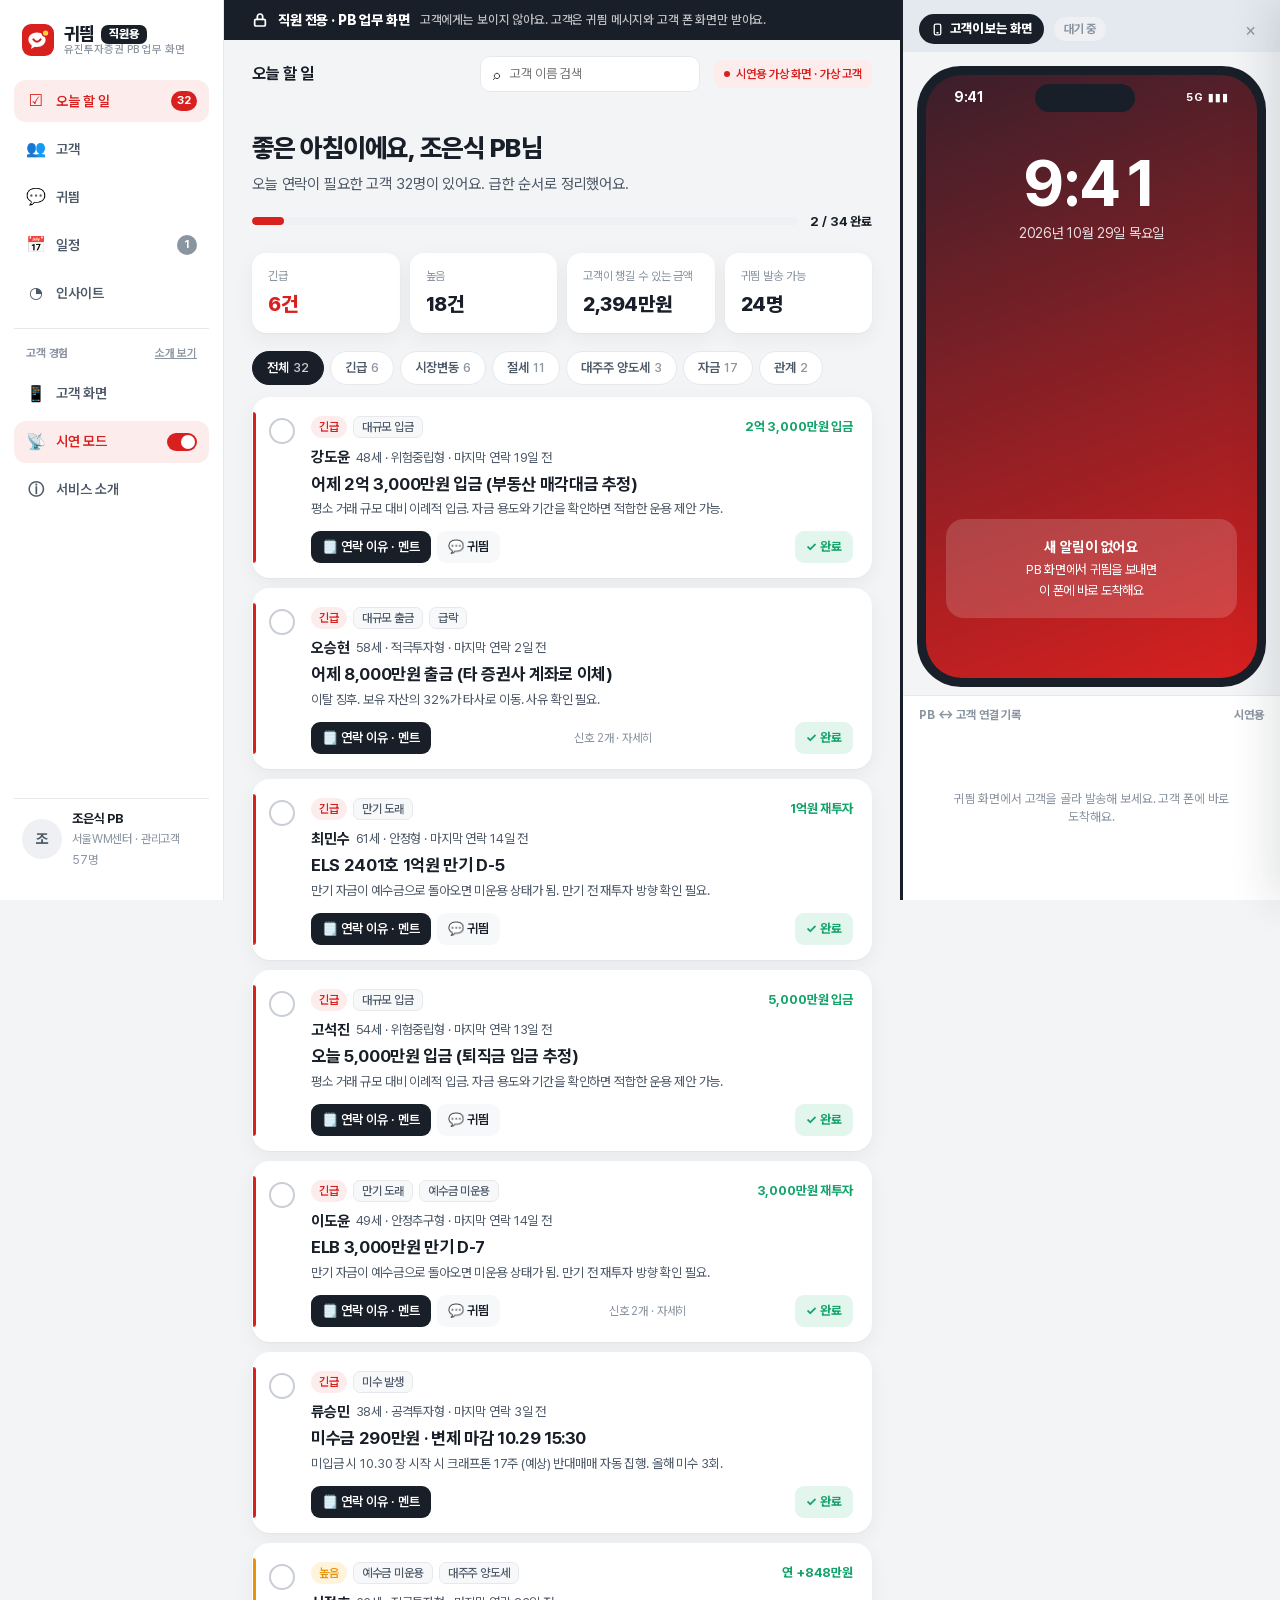
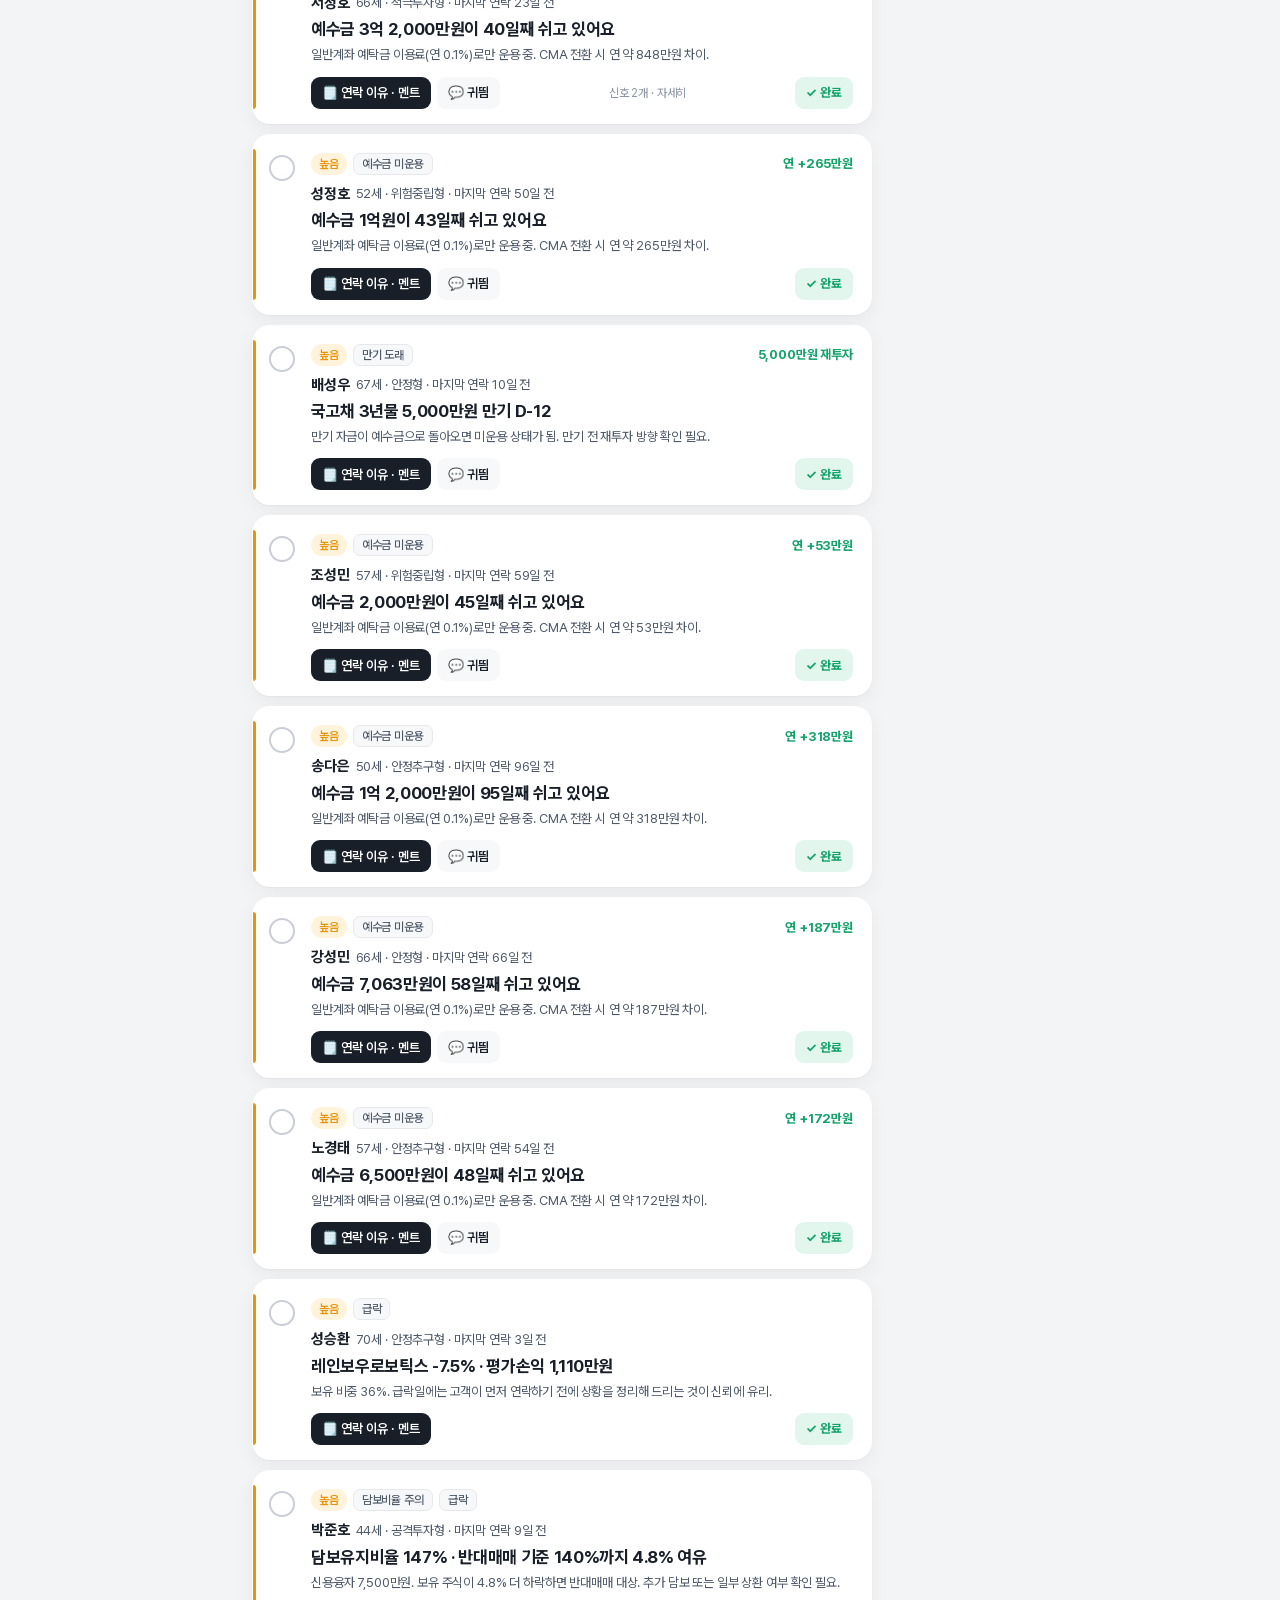
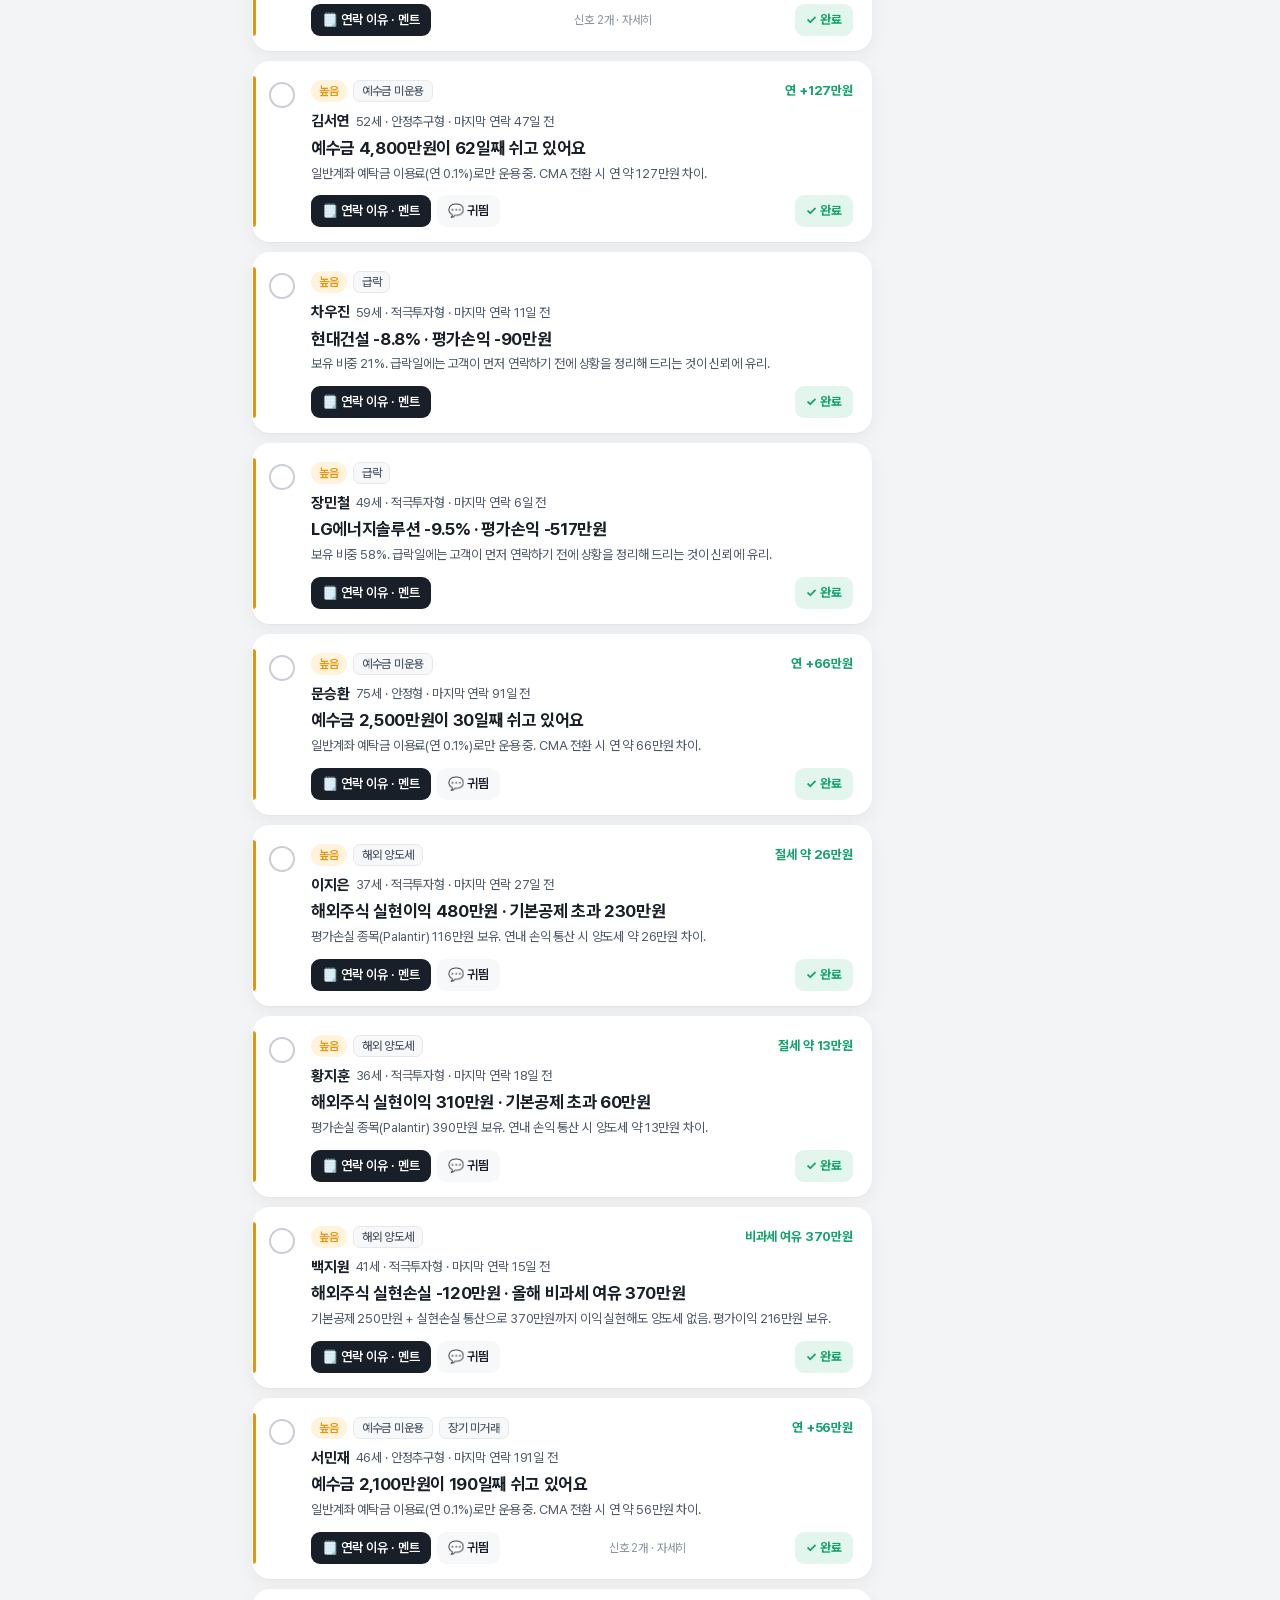
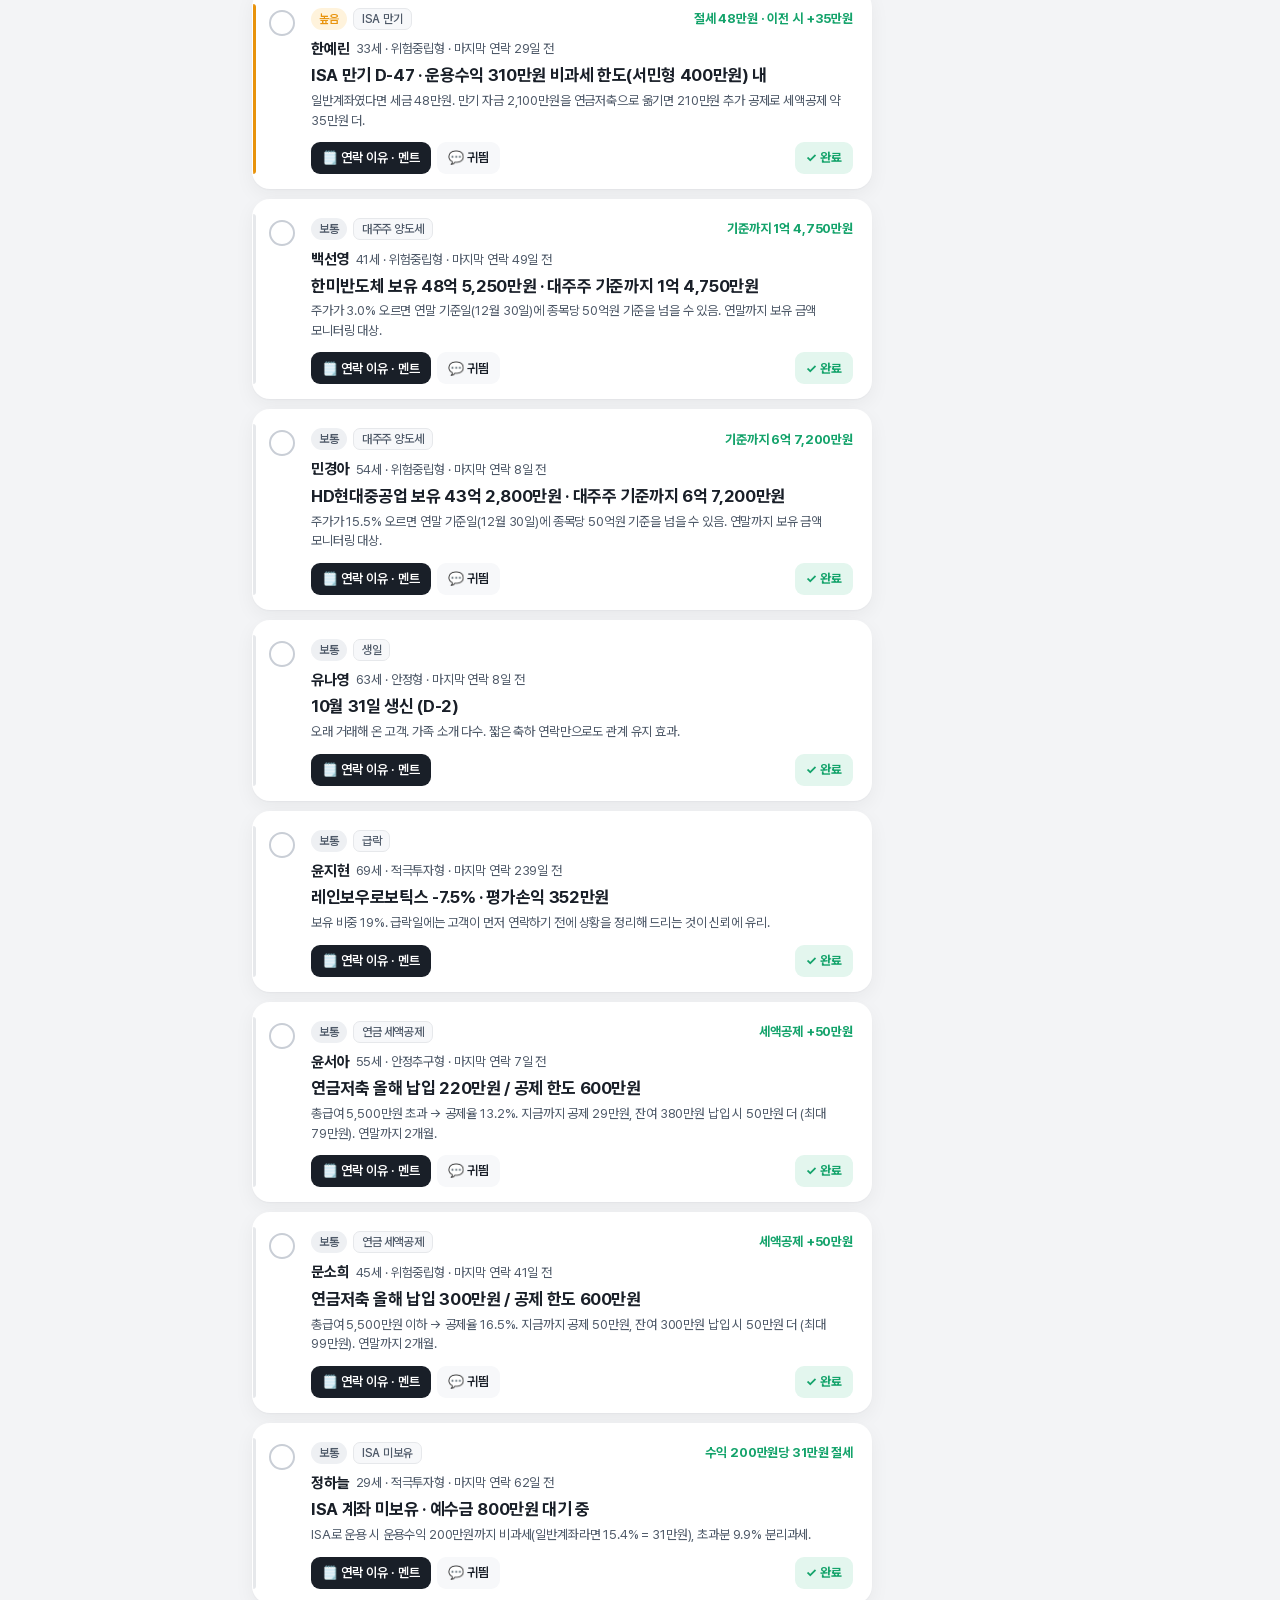
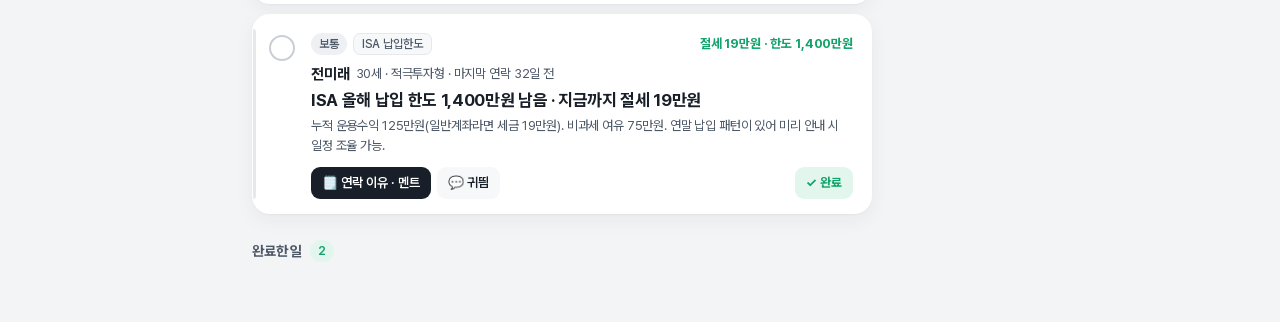
<file: app.html>
<!doctype html>
<html lang="ko">
<head>
<meta charset="utf-8">
<meta http-equiv="refresh" content="0; url=index.html">
<title>귀띔 PB</title>
<!-- 소개 페이지(landing·pb)의 '서비스 이용하기' 링크 대상.
     로컬: index.html 로 바로 넘김 · 통합 Artifact 게시본: 이 경로에 index.html 내용이 그대로 올라감 -->
<script>try { sessionStorage.setItem('sailog.entered', '1'); } catch (e) {} location.replace('index.html' + location.hash);</script>
</head>
<body><a href="index.html">귀띔 PB 화면으로 이동</a></body>
</html>
</file>
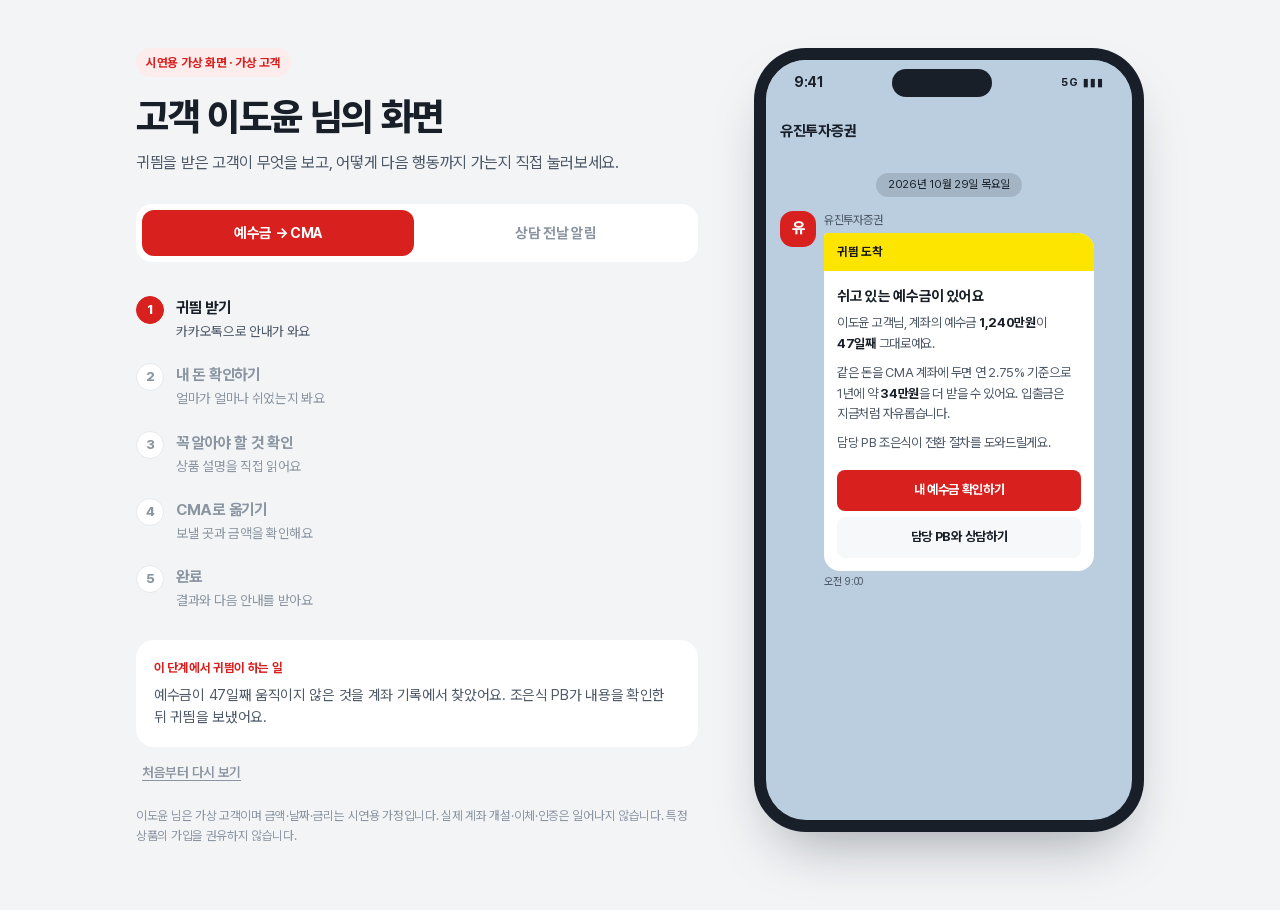
<file: customer.html>
<!doctype html>
<meta charset="utf-8">
<title>귀띔 고객 화면</title>
<meta name="claude:viewport-fit-sides" content="cover">
<link rel="preconnect" href="https://fonts.googleapis.com">
<link rel="preconnect" href="https://fonts.gstatic.com" crossorigin>
<link rel="stylesheet" href="fonts.css">
<link rel="stylesheet" href="https://fonts.googleapis.com/css2?family=Noto+Sans+KR:wght@400;500;700;800&display=swap">
<style>
/* 왼쪽: 시나리오·단계 설명 패널 / 오른쪽: 실제로 눌러보는 고객 폰 */
:root {
  --brand: #D8201F;
  --brand-tint: #FDECEC;
  --bg: #F2F4F6;
  --surface: #FFFFFF;
  --surface2: #F7F8FA;
  --fg: #191F28;
  --fg2: #4E5968;
  --fg3: #8B95A1;
  --line: #E5E8EB;
  --green: #14A36B;
  --green-tint: #E3F6EE;
  --kakao: #FEE500;
  --kakao-fg: #191919;
  --chat-bg: #BACEE0;
  --frame: #191F28;
  --font: 'Pretendard', 'Noto Sans KR', -apple-system, 'Apple SD Gothic Neo', 'Malgun Gothic', system-ui, sans-serif;
}
@media (prefers-color-scheme: dark) {
  :root:not([data-theme="light"]) {
    --brand: #FF4D4A; --brand-tint: #3A1C1E;
    --bg: #101317; --surface: #1F242B; --surface2: #262C34;
    --fg: #F2F4F6; --fg2: #B0B8C1; --fg3: #7E8894; --line: #2F363E;
    --green: #2FC48A; --green-tint: #173328;
    --chat-bg: #2A3440; --frame: #000000;
    color-scheme: dark;
  }
}
:root[data-theme="dark"] {
  --brand: #FF4D4A; --brand-tint: #3A1C1E;
  --bg: #101317; --surface: #1F242B; --surface2: #262C34;
  --fg: #F2F4F6; --fg2: #B0B8C1; --fg3: #7E8894; --line: #2F363E;
  --green: #2FC48A; --green-tint: #173328;
  --chat-bg: #2A3440; --frame: #000000;
  color-scheme: dark;
}
* { box-sizing: border-box; }
body { background: var(--bg); color: var(--fg); font-family: var(--font); font-size: 15px; line-height: 1.55; letter-spacing: -0.02em; word-break: keep-all; overflow-wrap: break-word; -webkit-font-smoothing: antialiased; }
h1, h2, h3, p { margin: 0; }
button { font: inherit; color: inherit; cursor: pointer; border: 0; background: none; letter-spacing: inherit; }
:focus-visible { outline: 3px solid var(--brand); outline-offset: 2px; }

.page { max-width: 1040px; margin: 0 auto; padding-block: 40px 56px; padding-left: max(16px, env(safe-area-inset-left, 0px)); padding-right: max(16px, env(safe-area-inset-right, 0px)); display: grid; grid-template-columns: minmax(0, 1fr) 390px; gap: 56px; align-items: start; }

/* 설명 패널 */
.side { min-width: 0; position: sticky; top: 24px; }
.badge { display: inline-block; font-size: 12.5px; font-weight: 700; color: var(--brand); background: var(--brand-tint); padding: 5px 10px; border-radius: 99px; }
.side h1 { font-size: clamp(28px, 4vw, 38px); font-weight: 800; letter-spacing: -0.035em; line-height: 1.25; margin-top: 16px; text-wrap: balance; }
.side .lead { color: var(--fg2); margin-top: 10px; font-size: 16px; }
.tabs { margin-top: 28px; display: grid; grid-template-columns: 1fr 1fr; gap: 6px; background: var(--surface); padding: 6px; border-radius: 16px; }
.tabs button { padding: 12px 8px; border-radius: 12px; font-weight: 700; color: var(--fg3); font-size: 14.5px; }
.tabs button[aria-pressed="true"] { background: var(--brand); color: #fff; }
.steps { list-style: none; margin: 24px 0 0; padding: 0; display: flex; flex-direction: column; }
.steps li { display: grid; grid-template-columns: 28px 1fr; gap: 12px; padding: 10px 0; color: var(--fg3); }
.steps li i { width: 28px; height: 28px; border-radius: 50%; background: var(--surface); border: 1px solid var(--line); font-style: normal; font-size: 13px; font-weight: 800; display: grid; place-items: center; }
.steps li b { display: block; font-size: 15.5px; }
.steps li span { font-size: 13.5px; }
.steps li.past i { background: var(--fg3); border-color: var(--fg3); color: var(--surface); }
.steps li.now { color: var(--fg); }
.steps li.now i { background: var(--brand); border-color: var(--brand); color: #fff; }
.steps li.now span { color: var(--fg2); }
.behind { margin-top: 18px; background: var(--surface); border-radius: 18px; padding: 18px; }
.behind .l { font-size: 12.5px; font-weight: 700; color: var(--brand); }
.behind p { margin-top: 6px; font-size: 14.5px; color: var(--fg2); }
.reset { margin-top: 14px; font-size: 13.5px; font-weight: 600; color: var(--fg3); text-decoration: underline; text-underline-offset: 3px; }
.disc { margin-top: 22px; font-size: 12.5px; color: var(--fg3); line-height: 1.6; }

/* 폰 */
.phone { width: 390px; max-width: 100%; background: var(--frame); border-radius: 52px; padding: 12px; box-shadow: 0 30px 60px -24px rgba(25,31,40,.4); }
.screen { height: 760px; border-radius: 40px; overflow: hidden; background: var(--surface); display: flex; flex-direction: column; position: relative; }
.status { flex: none; height: 46px; display: flex; align-items: center; justify-content: space-between; padding: 0 28px; font-size: 14px; font-weight: 700; }
.status .isl { width: 100px; height: 28px; border-radius: 20px; background: var(--frame); }
.status .bt { font-size: 11px; letter-spacing: 1px; }
.app { flex: 1; min-height: 0; display: flex; flex-direction: column; }
.scroll { flex: 1; min-height: 0; overflow-y: auto; }
.cta { flex: none; padding: 12px 18px 22px; display: flex; flex-direction: column; gap: 8px; background: var(--surface); }
.btn { width: 100%; padding: 16px; border-radius: 16px; font-weight: 700; font-size: 16px; background: var(--brand); color: #fff; }
.btn:disabled { opacity: .35; cursor: not-allowed; }
.btn.sub { background: var(--surface2); color: var(--fg2); }
.nav { flex: none; height: 52px; display: flex; align-items: center; gap: 8px; padding: 0 14px; font-weight: 700; font-size: 15px; }
.nav .back { width: 36px; height: 36px; border-radius: 10px; font-size: 22px; line-height: 1; }
.nav .who { font-size: 12px; font-weight: 600; color: var(--fg3); margin-left: auto; }

/* 카카오 채팅 */
.screen.kakao, .screen.kakao .status { background: var(--chat-bg); }
.kakao .nav { background: var(--chat-bg); }
.kakao .scroll { padding: 4px 14px 20px; }
.day { text-align: center; margin: 10px 0 14px; }
.day span { display: inline-block; font-size: 11.5px; padding: 3px 12px; border-radius: 99px; background: rgba(0,0,0,.12); color: var(--fg); }
.msg { display: flex; gap: 8px; align-items: flex-start; margin-bottom: 12px; }
.msg .pf { flex: none; width: 36px; height: 36px; border-radius: 13px; background: var(--brand); color: #fff; font-weight: 800; display: grid; place-items: center; }
.msg .col { min-width: 0; flex: 1; max-width: 270px; }
.msg .nm { font-size: 12px; color: var(--fg2); margin-bottom: 4px; }
.msg .tm { font-size: 10.5px; color: var(--fg2); margin-top: 3px; }
.bubble { background: var(--surface); border-radius: 4px 16px 16px 16px; overflow: hidden; font-size: 13px; line-height: 1.6; animation: pop .35s cubic-bezier(.2,.8,.2,1) both; }
.bubble .kh { background: var(--kakao); color: var(--kakao-fg); font-weight: 700; font-size: 12.5px; padding: 9px 13px; }
.bubble .bd { padding: 13px 13px 4px; }
.bubble .bd b { display: block; font-size: 14.5px; margin-bottom: 6px; }
.bubble .bd p { margin-bottom: 8px; color: var(--fg2); }
.bubble .bd p strong { color: var(--fg); }
.bubble .bd .box { background: var(--surface2); border-radius: 10px; padding: 10px; margin-bottom: 10px; font-size: 12.5px; color: var(--fg2); }
.bubble .bd .box div { display: flex; justify-content: space-between; gap: 8px; }
.bubble .bd .box div b { display: inline; font-size: 12.5px; margin: 0; color: var(--fg); text-align: right; }
.bubble .acts { display: flex; flex-direction: column; gap: 6px; padding: 4px 13px 13px; }
.bubble .acts button { padding: 10px; border-radius: 8px; background: var(--surface2); font-weight: 700; font-size: 13px; }
.bubble .acts button.hot { background: var(--brand); color: #fff; animation: nudge 1.8s ease-in-out infinite; }
@keyframes pop { from { transform: translateY(10px) scale(.98); } to { transform: none; } }
@keyframes nudge { 0%, 100% { box-shadow: 0 0 0 0 rgba(216,32,31,.35); } 50% { box-shadow: 0 0 0 6px rgba(216,32,31,0); } }

/* 고객 페이지 공통 */
.pad { padding: 8px 22px 24px; }
.eb { font-size: 13.5px; font-weight: 700; color: var(--brand); }
.h { font-size: 24px; font-weight: 800; letter-spacing: -0.035em; line-height: 1.35; margin-top: 6px; }
.big { font-size: 34px; font-weight: 800; letter-spacing: -0.03em; font-variant-numeric: tabular-nums; margin-top: 18px; }
.muted { color: var(--fg3); font-size: 13.5px; }
.card { background: var(--surface2); border-radius: 18px; padding: 16px; margin-top: 16px; }
.card .t { font-size: 13px; font-weight: 700; color: var(--fg3); margin-bottom: 8px; }
.row { display: flex; justify-content: space-between; align-items: baseline; gap: 10px; padding: 6px 0; font-size: 14px; }
.row span { color: var(--fg2); }
.row b { font-variant-numeric: tabular-nums; text-align: right; }
.row b.up { color: var(--brand); }
.bars { display: flex; flex-direction: column; gap: 12px; margin-top: 4px; }
.bar .lb { display: flex; justify-content: space-between; font-size: 13px; color: var(--fg2); margin-bottom: 5px; }
.bar .lb b { color: var(--fg); font-variant-numeric: tabular-nums; }
.bar .tr { height: 12px; border-radius: 99px; background: var(--line); overflow: hidden; }
.bar .fl { height: 100%; border-radius: 99px; background: var(--fg3); transition: width .3s; }
.bar.cma .fl { background: var(--brand); }
.bar.cma .lb b { color: var(--brand); }
input[type="range"] { width: 100%; accent-color: var(--brand); margin: 10px 0 2px; }
.rng-cap { display: flex; justify-content: space-between; font-size: 12px; color: var(--fg3); }
.list { list-style: none; margin: 0; padding: 0; display: flex; flex-direction: column; gap: 9px; font-size: 14px; }
.list li { display: grid; grid-template-columns: 18px 1fr; gap: 8px; color: var(--fg2); }
.list li::before { content: "•"; color: var(--brand); font-weight: 800; text-align: center; }
.chk { display: flex; gap: 12px; align-items: flex-start; padding: 14px 0; border-top: 1px solid var(--line); cursor: pointer; font-size: 14.5px; }
.chk input { width: 22px; height: 22px; accent-color: var(--brand); margin: 1px 0 0; flex: none; }
.chk small { display: block; color: var(--fg3); font-size: 12.5px; margin-top: 2px; }
.flow { display: flex; align-items: center; gap: 10px; margin-top: 18px; }
.flow > div { flex: 1; min-width: 0; background: var(--surface2); border-radius: 16px; padding: 14px; }
.flow .arr { flex: none; color: var(--fg3); font-size: 18px; }
.flow small { display: block; font-size: 12px; color: var(--fg3); }
.flow b { font-size: 14.5px; }
.chip { display: inline-block; font-size: 12px; font-weight: 800; padding: 3px 9px; border-radius: 99px; background: var(--brand-tint); color: var(--brand); }
.appt { background: var(--brand); color: #fff; border-radius: 20px; padding: 18px; margin-top: 16px; }
.appt .chip { background: rgba(255,255,255,.2); color: #fff; }
.appt .when { font-size: 22px; font-weight: 800; margin-top: 10px; letter-spacing: -0.03em; }
.appt .how { font-size: 13.5px; opacity: .85; margin-top: 2px; }
.slots { display: flex; flex-direction: column; gap: 8px; margin-top: 16px; }
.slots button { text-align: left; padding: 15px 16px; border-radius: 14px; background: var(--surface2); font-size: 15px; font-weight: 600; border: 2px solid transparent; }
.slots button small { display: block; color: var(--fg3); font-weight: 500; font-size: 12.5px; }
.slots button[aria-pressed="true"] { border-color: var(--brand); background: var(--brand-tint); }
.slots button:disabled { color: var(--fg3); cursor: not-allowed; text-decoration: line-through; }
.okmark { width: 72px; height: 72px; border-radius: 50%; background: var(--green-tint); color: var(--green); font-size: 34px; font-weight: 800; display: grid; place-items: center; margin: 36px auto 0; animation: pop .45s cubic-bezier(.2,.8,.2,1) both; }
.center { text-align: center; }
.spin { width: 44px; height: 44px; border-radius: 50%; border: 4px solid var(--line); border-top-color: var(--brand); animation: rot .8s linear infinite; margin: 0 auto; }
@keyframes rot { to { transform: rotate(360deg); } }
.loading { position: absolute; inset: 0; background: color-mix(in srgb, var(--surface) 92%, transparent); display: flex; flex-direction: column; align-items: center; justify-content: center; gap: 16px; font-weight: 700; z-index: 5; }
.tiny { font-size: 11.5px; color: var(--fg3); text-align: center; padding: 4px 0 0; }

/* 시연 모드 고객 폰 (?embed&mini · live.js 패널) */
.mini .side { display: none; }
html.mini.embed .page { display: block; max-width: none; padding: 6px; }
.mini .phone { width: 100%; padding: 9px; border-radius: 44px; box-shadow: none; }
.mini .screen { height: max(440px, calc(100vh - 40px)); border-radius: 36px; }
.bubble .bd .ntc { font-size: 10.5px; line-height: 1.5; color: var(--fg3); margin-bottom: 8px; }
.screen.lockscr { background: linear-gradient(160deg, #3A1F2B, #D8201F); color: #fff; }
.screen.lockscr .status { color: #fff; }
.wait { flex: 1; display: flex; flex-direction: column; align-items: center; padding: 30px 20px; text-align: center; }
.wait .wt { font-size: 64px; font-weight: 700; letter-spacing: -0.03em; line-height: 1; font-variant-numeric: tabular-nums; }
.wait .wd { font-size: 14px; opacity: .85; margin-top: 8px; }
.wait .wn { margin-top: auto; margin-bottom: 30px; background: rgba(255,255,255,.16); border-radius: 18px; padding: 16px; font-size: 13px; line-height: 1.6; width: 100%; }
.wait .wn b { display: block; font-size: 14.5px; margin-bottom: 2px; }
.banner { position: absolute; top: 50px; left: 10px; right: 10px; z-index: 6; background: color-mix(in srgb, var(--surface) 94%, transparent); backdrop-filter: blur(10px); border-radius: 18px; padding: 11px 13px; box-shadow: 0 10px 30px rgba(0,0,0,.18); font-size: 12.5px; color: var(--fg2); animation: drop .45s cubic-bezier(.2,.8,.2,1) both; transition: transform .4s, opacity .4s; }
.banner .bh { display: flex; align-items: center; gap: 6px; font-size: 11px; color: var(--fg3); margin-bottom: 3px; }
.banner .bh .k { width: 16px; height: 16px; border-radius: 4px; background: var(--kakao); color: var(--kakao-fg); font-size: 9px; font-weight: 900; display: grid; place-items: center; }
.banner .bh span:last-child { margin-left: auto; }
.banner b { display: block; color: var(--fg); font-size: 13.5px; }
.banner.out { transform: translateY(-140%); opacity: 0; }
@keyframes drop { from { transform: translateY(-140%); } to { transform: none; } }

/* PB 워크스페이스(index.html · cx.js) 안에 ?embed 로 들어왔을 때: 시나리오 탭은 바깥에 있으므로 숨김 */
.embed .tabs, .embed .side .badge { display: none; }
.embed .page { padding-block: 8px 24px; }
.embed .side h1 { margin-top: 0; }
@media (prefers-reduced-motion: reduce) { .bubble, .okmark, .bubble .acts button.hot { animation: none; } .spin { animation-duration: 2s; } }
@media (max-width: 860px) {
  .page { grid-template-columns: 1fr; gap: 28px; padding-block: 24px 40px; }
  .side { position: static; }
  .phone { margin: 0 auto; }
}
@media (max-width: 440px) {
  .phone { padding: 8px; border-radius: 40px; }
  .screen { height: 700px; border-radius: 32px; }
  .pad { padding: 8px 16px 20px; }
}
</style>

<main class="page">
  <aside class="side">
    <span class="badge">시연용 가상 화면 · 가상 고객</span>
    <h1 id="who-h1">고객 이도윤 님의 화면</h1>
    <p class="lead">귀띔을 받은 고객이 무엇을 보고, 어떻게 다음 행동까지 가는지 직접 눌러보세요.</p>
    <div class="tabs" role="group" aria-label="시나리오">
      <button type="button" id="tab-cma" data-flow="cma">예수금 → CMA</button>
      <button type="button" id="tab-call" data-flow="call">상담 전날 알림</button>
    </div>
    <ol class="steps" id="steps"></ol>
    <div class="behind"><div class="l">이 단계에서 귀띔이 하는 일</div><p id="behind"></p></div>
    <button type="button" class="reset" id="reset">처음부터 다시 보기</button>
    <p class="disc"><span id="who-disc">이도윤</span> 님은 가상 고객이며 금액·날짜·금리는 시연용 가정입니다. 실제 계좌 개설·이체·인증은 일어나지 않습니다. 특정 상품의 가입을 권유하지 않습니다.</p>
  </aside>
  <div class="phone"><div class="screen" id="screen"></div></div>
</main>

<script>
(() => {
  const QS = new URLSearchParams(window.__SAILOG_QS || location.search);   // __SAILOG_QS: 한 파일 버전(dist)에서 주입
  const EMBED = QS.has('embed'), MINI = QS.has('mini');   // mini: PB 화면 시연 모드의 고객 폰 패널 (live.js)
  if (EMBED) document.documentElement.classList.add('embed');
  if (MINI) document.documentElement.classList.add('mini');
  let waiting = MINI;   // 시연 모드: PB가 귀띔을 보내기 전까지 잠금화면으로 대기
  // 고객 행동 → PB 화면(live.js)에 알림: open · check · cma-done · appt
  const tell = (type, extra = {}) => { if (EMBED && window.parent !== window) parent.postMessage({ sailogLive: { type, custId: P.custId, name: P.name, ...extra } }, '*'); };

  /* ---------- 날짜 도우미 (시연 기준일 2026-10-29) ---------- */
  const TODAY = '2026-10-29';
  const p2 = (n) => String(n).padStart(2, '0');
  const DOW = '일월화수목금토';
  const dt = (s) => { const [y, m, d] = s.split('-').map(Number); return new Date(y, m - 1, d); };
  const iso = (d) => `${d.getFullYear()}-${p2(d.getMonth() + 1)}-${p2(d.getDate())}`;
  const addD = (s, n) => { const d = dt(s); d.setDate(d.getDate() + n); return iso(d); };
  const nextBiz = (s) => { let x = addD(s, 1); while ([0, 6].includes(dt(x).getDay())) x = addD(x, 1); return x; };
  const gap = (a, b) => Math.round((dt(a) - dt(b)) / 864e5);
  const md = (s) => { const d = dt(s); return `${d.getMonth() + 1}월 ${d.getDate()}일 (${DOW[d.getDay()]})`; };
  const mdShort = (s) => { const d = dt(s); return `${d.getMonth() + 1}월 ${d.getDate()}일`; };
  const longDay = (s) => { const d = dt(s); return `${d.getFullYear()}년 ${d.getMonth() + 1}월 ${d.getDate()}일 ${DOW[d.getDay()]}요일`; };
  const ampm = (t) => { const [h, m] = t.split(':').map(Number); return `${h < 12 ? '오전' : '오후'} ${h % 12 || 12}:${p2(m)}`; };
  const esc = (s) => String(s).replace(/[&<>"]/g, ch => ({ '&': '&amp;', '<': '&lt;', '>': '&gt;', '"': '&quot;' }[ch]));

  /* ---------- 고객(페르소나) ----------
     기본: 가상 고객 이도윤 님 (PB 화면 고객 id 125, 10월 15일 통화 CALL-0031에서 잡힌 11월 3일 상담).
     PB 화면(index.html · cx.js)에서 고객·귀띔을 골라 열면 postMessage { sailogPersona, flow } 로 바뀜. */
  const DEF = {
    custId: 125, name: '이도윤', cash: 12400000, idle: 47, rCma: 2.75, rDep: 0.1, lastTrade: '9월 12일 마지막 거래 후 그대로',
    call: { date: '2026-11-03', time: '14:00', visit: false, topic: 'ELB 만기금 운용', fromCall: '2026-10-15', quote: false,
      said: ['자녀 대학 등록금이 2027년 2월에 필요하다고 하셨어요.', '원금을 지키는 운용을 원하셨어요.', 'ELB 3,000만원이 11월 5일 만기라 그 전에 다시 연락드리기로 했어요.'],
      agenda: ['ELB 만기금 3,000만원을 받을 계좌와 운용 방향', '등록금을 낼 때까지 자금 일정'],
      prep: ['등록금으로 필요한 금액', '만기금 중 바로 쓰실 돈이 있는지'],
      lead: '이번에는 <strong>11월 5일 만기되는 ELB 3,000만원</strong>을 어떻게 운용할지 이야기 나눌 예정이에요.',
      limit: 'ELB 만기일(11월 5일) 전에 이야기 나눌 수 있는 시간이에요.' },
    next: ['11월 5일 ELB 만기금이 들어오면 CMA로 옮길지 미리 여쭤볼게요.', 'CMA 금리가 바뀌면 귀띔으로 알려드려요.'],
  };
  let P = DEF;
  function applyPersona(p) {
    if (!p) { P = DEF; return; }
    const call = p.call ? { quote: true, prep: ['궁금한 점이나 바뀐 자금 계획', '상담 때 함께 보고 싶은 자료'],
      lead: `이번에는 <strong>${esc(p.call.topic)}</strong>에 대해 이야기 나눌 예정이에요.`, limit: '조은식 PB 일정에서 비어 있는 시간이에요.', ...p.call } : null;
    P = { ...DEF, lastTrade: `${p.idle || 0}일째 운용되지 않은 예수금`,
      next: ['큰 금액이 들어오면 CMA로 옮길지 미리 여쭤볼게요.', 'CMA 금리가 바뀌면 귀띔으로 알려드려요.'], ...p, call: call || DEF.call };
  }
  const isDefault = () => P === DEF;

  /* ---------- 단계 (왼쪽 패널) ---------- */
  const FLOWS = () => ({
    cma: [
      { id: 'chat', t: '귀띔 받기', d: '카카오톡으로 안내가 와요', b: P.tpl === 'deposit' ? `${P.name} 님 계좌에 큰 금액이 들어온 것을 입금 기록에서 찾았어요. 조은식 PB가 확인한 뒤 귀띔을 보냈어요.` : `예수금이 ${P.idle}일째 움직이지 않은 것을 계좌 기록에서 찾았어요. 조은식 PB가 내용을 확인한 뒤 귀띔을 보냈어요.` },
      { id: 'idle', t: '내 돈 확인하기', d: '얼마가 얼마나 쉬었는지 봐요', b: '고객 계좌의 예수금과 미운용 일수로 계산해요. 옮길 금액은 고객이 직접 정하고, 생활비로 남길 돈도 고를 수 있어요.' },
      { id: 'check', t: '꼭 알아야 할 것 확인', d: '상품 설명을 직접 읽어요', b: '예금자보호 여부, 금리 변동처럼 꼭 설명해야 하는 내용을 고객이 직접 확인해야 다음으로 넘어가요.' },
      { id: 'move', t: 'CMA로 옮기기', d: '보낼 곳과 금액을 확인해요', b: '전환 요청은 담당 PB 화면에도 바로 표시돼요. 이 화면에서는 실제 이체가 일어나지 않아요.' },
      { id: 'done', t: '완료', d: '결과와 다음 안내를 받아요', b: '완료 귀띔이 다시 오고, PB의 오늘 할 일에서 이 고객 건이 처리 완료로 바뀌어요.' },
    ],
    call: [
      { id: 'chat', t: '전날 귀띔 받기', d: '상담 하루 전에 알려드려요', b: `${P.call.fromCall ? mdShort(P.call.fromCall) + ' 통화에서' : '통화에서'} PB가 약속한 연락이 PB 일정에 자동으로 등록됐어요. 그 일정 하루 전에 고객에게도 귀띔이 가요.` },
      { id: 'appt', t: '상담 미리 보기', d: '지난 이야기와 이번 주제를 봐요', b: '지난 통화에서 고객이 말한 내용과 PB가 약속한 주제를 꺼내 보여드려요. 같은 설명을 다시 하지 않아도 돼요.' },
      { id: 'resched', t: '시간 정하기', d: '괜찮은 시간을 골라요', b: 'PB 일정에서 비어 있는 시간만 보여드려요. 고른 시간은 PB 캘린더에 바로 반영돼요.' },
      { id: 'ok', t: '확정', d: '1시간 전에 한 번 더 알려드려요', b: '확정 귀띔을 보내고, 상담 1시간 전에 다시 알려드려요. PB는 통화 시작 전에 지난 요약을 화면에서 봐요.' },
    ],
    info: [
      { id: 'chat', t: '귀띔 받기', d: '내 계좌 숫자로 안내가 와요', b: `'${P.tplName || '안내'}' 신호를 계좌 기록에서 찾았어요. 조은식 PB가 확인한 뒤 고객 숫자를 채워 보냈어요.` },
      { id: 'detail', t: '내용 자세히 보기', d: '숫자가 어디서 나왔는지 봐요', b: '귀띔의 숫자가 어떤 계좌 기록에서 나왔는지 고객이 직접 확인해요. 판단에 필요한 정보만 담고 매매 권유는 하지 않아요.' },
      { id: 'book', t: '상담 시간 고르기', d: 'PB와 이야기할 시간을 정해요', b: 'PB 일정에서 비어 있는 시간만 보여드려요. 고른 시간은 PB 캘린더에 바로 반영돼요.' },
      { id: 'ok', t: '확정', d: '1시간 전에 한 번 더 알려드려요', b: '확정 귀띔이 가고, PB의 일정에 고객이 고른 상담이 올라가요.' },
    ],
  });

  /* ---------- 상담 시간 후보 ---------- */
  const label = (s) => `${md(s.date)} ${ampm(s.time)}`;
  const keyOf = (s) => s.date + s.time + (s.visit ? 'v' : '');
  const toHM = (min) => `${p2(Math.floor(min / 60))}:${p2(min % 60)}`;
  function callSlots() {
    const c = P.call, d2 = nextBiz(c.date), [h, m] = c.time.split(':').map(Number), later = h * 60 + m + 150;
    return [
      { date: c.date, time: c.time, visit: c.visit, note: `지금 잡힌 시간 · ${c.visit ? '센터 방문' : '전화'}`, orig: true },
      later <= 17 * 60 + 30 ? { date: c.date, time: toHM(later), note: '전화' } : null,
      { date: d2, time: '10:00', note: '전화' },
      { date: d2, time: '13:00', note: '이미 다른 상담이 있어요', off: true },
      { date: d2, time: '15:00', visit: true, note: '서울WM센터 방문' },
    ].filter(Boolean);
  }
  function bookSlots() {
    const d1 = nextBiz(TODAY), d2 = nextBiz(d1);
    return [
      { date: d1, time: '10:00', note: '전화' }, { date: d1, time: '14:00', note: '전화' }, { date: d1, time: '16:00', note: '이미 다른 상담이 있어요', off: true },
      { date: d2, time: '11:00', note: '전화' }, { date: d2, time: '15:00', visit: true, note: '서울WM센터 방문' },
    ];
  }
  const slotList = () => (S.flow === 'call' ? callSlots() : bookSlots());
  const chosen = () => S.slot || callSlots()[0];

  /* ---------- 상태 ---------- */
  const S = {};
  const leaveDefault = () => { const keep = Math.min(2000000, P.cash * 0.2); return Math.max(0, Math.floor((P.cash - keep) / 100000) * 100000); };
  const reset = (flow) => Object.assign(S, { flow, step: 'chat', amt: leaveDefault(), a: false, b: false, done: false, slot: null, picked: null, loading: false, opened: false, asked: false });
  const $ = (s) => document.querySelector(s);
  const comma = (n) => Math.round(n).toLocaleString('ko-KR');
  const man = (n) => { const m = Math.round(n / 10000); return m >= 10000 ? `${Math.floor(m / 10000)}억 ${m % 10000 ? comma(m % 10000) + '만' : ''}원`.replace(' 원', '원') : `${comma(m)}만원`; };
  const won = (n) => `${comma(n)}원`;

  const status = () => `<div class="status"><span>9:41</span><span class="isl"></span><span class="bt">5G ▮▮▮</span></div>`;
  const nav = (title, back) => `<div class="nav">${back ? `<button type="button" class="back" data-go="${back}" aria-label="뒤로">‹</button>` : ''}<span>${title}</span>${back ? '<span class="who">유진투자증권</span>' : ''}</div>`;
  const msg = (inner, time, first = true, tag = '귀띔 도착') => `<div class="msg"><span class="pf" ${first ? '' : 'style="visibility:hidden"'}>유</span><div class="col">${first ? '<div class="nm">유진투자증권</div>' : ''}<div class="bubble"><div class="kh">${tag}</div>${inner}</div><div class="tm">${time}</div></div></div>`;
  // PB 화면 귀띔 템플릿(data.js TEMPLATES) 문구를 그대로 말풍선으로
  const tplBubble = (m) => `<div class="bd"><b>${esc(m.title)}</b>${m.body.split(/\n\n+/).map(t => `<p>${esc(t)}</p>`).join('')}
    ${m.rows && m.rows.length ? `<div class="box">${m.rows.map(([k, v]) => `<div><span>${esc(k)}</span><b>${esc(v)}</b></div>`).join('')}</div>` : ''}
    ${m.notice ? `<p class="ntc">${esc(m.notice)}</p>` : ''}</div>`;
  const doneBubble = (time) => { const s = chosen(); return msg(`<div class="bd"><b>상담 시간이 정해졌어요</b>
    <p><strong>${label(s)}</strong>에 조은식 PB가 ${s.visit ? '서울WM센터에서 기다릴게요' : '전화드릴게요'}.</p>
    <p>상담 1시간 전에 한 번 더 알려드릴게요.</p></div>`, time); };
  const okScreen = (dday, topic) => { const s = chosen(); return { html: `<div class="scroll"><div class="pad center">
      <div class="okmark">✓</div>
      <h2 class="h" style="margin-top:20px">상담 시간이<br>정해졌어요</h2>
      <div class="appt" style="text-align:left"><span class="chip">D-${dday(s)}</span><div class="when">${label(s)}</div><div class="how">${s.visit ? '서울WM센터 방문' : '전화 상담'} · 조은식 PB</div></div>
      <div class="card" style="text-align:left">
        <div class="row"><span>PB 일정</span><b>바로 반영됐어요</b></div>
        <div class="row"><span>다시 알림</span><b>상담 1시간 전</b></div>
        <div class="row"><span>상담 주제</span><b>${esc(topic)}</b></div>
      </div>
    </div></div>
    <div class="cta"><button type="button" class="btn" data-act="finish">카카오톡으로 돌아가기</button></div>` }; };
  const slotScreen = (back, eb, sub) => ({ html: `${nav('시간 정하기', back)}<div class="scroll"><div class="pad">
      <div class="eb">${eb}</div>
      <h2 class="h">편한 시간을<br>골라주세요</h2>
      <p class="muted" style="margin-top:8px">${sub}</p>
      <div class="slots">
        ${slotList().map(s => `<button type="button" data-slot="${keyOf(s)}" aria-pressed="${S.picked === keyOf(s)}" ${s.off ? 'disabled' : ''}>${label(s)}<small>${s.note}</small></button>`).join('')}
      </div>
    </div></div>
    <div class="cta"><button type="button" class="btn" data-act="pick" ${S.picked ? '' : 'disabled'}>이 시간으로 정하기</button></div>` });

  const V = {
    cma: {
      chat: () => ({ kakao: true, html: `${nav('유진투자증권')}<div class="scroll">
        <div class="day"><span>${longDay(TODAY)}</span></div>
        ${msg(`${P.msg ? tplBubble(P.msg) : `<div class="bd"><b>쉬고 있는 예수금이 있어요</b>
          <p>${P.name} 고객님, 계좌의 예수금 <strong>${man(P.cash)}</strong>이 <strong>${P.idle}일째</strong> 그대로예요.</p>
          <p>같은 돈을 CMA 계좌에 두면 연 ${P.rCma}% 기준으로 1년에 약 <strong>${man(P.cash * P.rCma / 100)}</strong>을 더 받을 수 있어요. 입출금은 지금처럼 자유롭습니다.</p>
          <p>담당 PB 조은식이 전환 절차를 도와드릴게요.</p></div>`}
          <div class="acts"><button type="button" class="${S.done ? '' : 'hot'}" data-go="idle">${P.tpl === 'deposit' ? 'CMA로 옮기기' : '내 예수금 확인하기'}</button><button type="button" data-act="ask" ${S.asked ? 'disabled' : ''}>${S.asked ? '상담 요청함' : '담당 PB와 상담하기'}</button></div>`, '오전 9:00')}
        ${S.asked ? msg(`<div class="bd"><b>상담 요청이 접수됐어요</b><p>${P.name} 고객님, 담당 PB 조은식이 오늘 중으로 연락드릴게요.</p></div>`, '오전 9:02') : ''}
        ${S.done ? msg(`<div class="bd"><b>CMA로 옮기기를 마쳤어요</b>
          <p>${P.name} 고객님, 요청하신 <strong>${man(S.amt)}</strong>이 CMA 계좌로 옮겨졌어요. 오늘부터 하루 단위로 이자가 붙어요.</p>
          <div class="box"><div><span>CMA 잔액</span><b>${won(S.amt)}</b></div><div><span>위탁계좌에 남긴 돈</span><b>${won(P.cash - S.amt)}</b></div></div>
          <p>궁금한 점은 담당 PB 조은식에게 편하게 물어보세요.</p></div>`, '오전 9:04') : ''}
      </div>` }),
      idle: () => {
        const dep = S.amt * P.rDep / 100, cma = S.amt * P.rCma / 100, max = P.cash * P.rCma / 100;
        return { html: `${nav('내 계좌 알림', 'chat')}<div class="scroll"><div class="pad">
          <div class="eb">${P.tpl === 'deposit' ? '들어온 돈' : '쉬고 있는 돈'}</div>
          <h2 class="h">${P.idle > 3 ? `예수금이 ${P.idle}일째<br>그대로 있어요` : '입금된 돈이<br>예수금으로 대기 중이에요'}</h2>
          <div class="big">${won(P.cash)}</div>
          <p class="muted">주식 위탁계좌 · ${esc(P.lastTrade)}</p>
          <div class="card"><div class="t">CMA로 옮길 금액</div>
            <div class="row"><span>옮길 돈</span><b class="up" id="v-amt">${won(S.amt)}</b></div>
            <input type="range" id="amt" min="0" max="${P.cash}" step="100000" value="${S.amt}" aria-label="CMA로 옮길 금액">
            <div class="rng-cap"><span>0원</span><span>전액</span></div>
            <div class="row"><span>위탁계좌에 남길 돈</span><b id="v-left">${won(P.cash - S.amt)}</b></div>
          </div>
          <div class="card"><div class="t">1년 동안 받는 이자 (세전 · 가정)</div>
            <div class="bars">
              <div class="bar"><div class="lb"><span>예수금 그대로 (연 ${P.rDep}%)</span><b id="v-dep">${won(dep)}</b></div><div class="tr"><div class="fl" id="f-dep" style="width:${dep / max * 100}%"></div></div></div>
              <div class="bar cma"><div class="lb"><span>CMA (연 ${P.rCma}%)</span><b id="v-cma">${won(cma)}</b></div><div class="tr"><div class="fl" id="f-cma" style="width:${cma / max * 100}%"></div></div></div>
            </div>
            <div class="row" style="margin-top:8px"><span>하루로 치면</span><b id="v-day">약 ${won(cma / 365)}</b></div>
          </div>
          <p class="tiny" style="margin-top:14px">금리는 시연용 가정이며 실제 금리는 바뀔 수 있어요.</p>
        </div></div>
        <div class="cta"><button type="button" class="btn" id="go-check" data-go="check" ${S.amt ? '' : 'disabled'}>CMA로 옮기기</button><button type="button" class="btn sub" data-act="ask" ${S.asked ? 'disabled' : ''}>${S.asked ? 'PB에게 상담 요청함' : 'PB에게 먼저 물어보기'}</button></div>` };
      },
      check: () => ({ html: `${nav('CMA 알아보기', 'idle')}<div class="scroll"><div class="pad">
          <div class="eb">옮기기 전에</div>
          <h2 class="h">꼭 알아두실<br>내용이에요</h2>
          <div class="card"><div class="t">CMA(RP형)는 이런 상품이에요</div>
            <ul class="list">
              <li>하루만 맡겨도 이자가 붙고, 입출금과 이체는 지금처럼 자유로워요.</li>
              <li>예금자보호법에 따라 보호되는 상품이 아니에요.</li>
              <li>금리는 시장 상황에 따라 바뀔 수 있어요.</li>
              <li>주식을 살 때는 CMA에서 바로 결제할 수 있어요.</li>
            </ul>
          </div>
          <div style="margin-top:16px">
            <label class="chk" for="ck-a"><input type="checkbox" id="ck-a" ${S.a ? 'checked' : ''}><span>예금자보호 대상이 아니라는 것을 이해했어요<small>필수</small></span></label>
            <label class="chk" for="ck-b"><input type="checkbox" id="ck-b" ${S.b ? 'checked' : ''}><span>상품설명서와 약관을 확인했어요<small>필수 · 시연용 문서</small></span></label>
          </div>
        </div></div>
        <div class="cta"><button type="button" class="btn" id="go-move" data-go="move" ${S.a && S.b ? '' : 'disabled'}>확인했어요</button></div>` }),
      move: () => ({ html: `${nav('CMA로 옮기기', 'check')}<div class="scroll"><div class="pad">
          <div class="eb">마지막 확인</div>
          <h2 class="h">${man(S.amt)}을<br>CMA로 옮길게요</h2>
          <div class="flow"><div><small>보내는 곳</small><b>주식 위탁계좌</b></div><span class="arr">→</span><div><small>받는 곳</small><b>CMA 계좌 (새로 만듦)</b></div></div>
          <div class="card">
            <div class="row"><span>옮길 금액</span><b>${won(S.amt)}</b></div>
            <div class="row"><span>위탁계좌에 남는 돈</span><b>${won(P.cash - S.amt)}</b></div>
            <div class="row"><span>예상 이자 (1년 · 세전 · 가정)</span><b class="up">약 ${won(S.amt * P.rCma / 100)}</b></div>
            <div class="row"><span>수수료</span><b>없음</b></div>
          </div>
          <p class="tiny" style="margin-top:14px">시연 화면이라 실제 인증·이체는 일어나지 않아요.</p>
        </div></div>
        <div class="cta"><button type="button" class="btn" data-act="confirm">인증하고 옮기기</button></div>
        ${S.loading ? '<div class="loading"><div class="spin"></div>본인 확인 중이에요</div>' : ''}` }),
      done: () => ({ html: `<div class="scroll"><div class="pad center">
          <div class="okmark">✓</div>
          <h2 class="h" style="margin-top:20px">${man(S.amt)}을<br>CMA로 옮겼어요</h2>
          <p class="muted" style="margin-top:8px">오늘부터 하루 단위로 이자가 붙어요</p>
          <div class="card" style="text-align:left">
            <div class="row"><span>CMA 잔액</span><b>${won(S.amt)}</b></div>
            <div class="row"><span>하루 이자 (세전 · 가정)</span><b class="up">약 ${won(S.amt * P.rCma / 100 / 365)}</b></div>
            <div class="row"><span>담당 PB</span><b>조은식 PB에게 전달됨</b></div>
          </div>
          <div class="card" style="text-align:left"><div class="t">다음에 이렇게 알려드려요</div>
            <ul class="list">${P.next.map(t => `<li>${esc(t)}</li>`).join('')}</ul></div>
        </div></div>
        <div class="cta"><button type="button" class="btn" data-act="finish">카카오톡으로 돌아가기</button></div>` }),
    },
    call: {
      chat: () => { const c = P.call, s0 = callSlots()[0]; return { kakao: true, html: `${nav('유진투자증권')}<div class="scroll">
        <div class="day"><span>${longDay(addD(c.date, -1))}</span></div>
        ${msg(`<div class="bd"><b>내일 상담 일정이 있어요</b>
          <p>${P.name} 고객님, ${c.fromCall ? `지난 ${mdShort(c.fromCall)} 통화에서 ` : ''}약속드린 상담 일정을 알려드려요.</p>
          <div class="box"><div><span>일시</span><b>${label(s0)}</b></div><div><span>방식</span><b>${c.visit ? '서울WM센터 방문' : '전화 · 약 20분'}</b></div><div><span>담당</span><b>조은식 PB</b></div></div>
          <p>${c.lead}</p></div>
          <div class="acts"><button type="button" class="${S.done ? '' : 'hot'}" data-go="appt">상담 내용 미리 보기</button><button type="button" data-go="resched">시간 바꾸기</button></div>`, '오후 6:00')}
        ${S.done ? doneBubble('오후 6:03') : ''}
      </div>` }; },
      appt: () => { const c = P.call, s0 = callSlots()[0]; return { html: `${nav('다가오는 상담', 'chat')}<div class="scroll"><div class="pad">
          <div class="eb">내일 상담</div>
          <h2 class="h">조은식 PB와<br>이렇게 이야기해요</h2>
          <div class="appt"><span class="chip">D-1</span><div class="when">${label(s0)}</div><div class="how">${c.visit ? '서울WM센터 방문' : '전화 상담 · 약 20분'} · 조은식 PB</div></div>
          ${c.said && c.said.length ? `<div class="card"><div class="t">${c.quote ? '지난 통화에서 하신 말씀' : '지난 상담에서 나눈 이야기'}${c.fromCall ? ` · ${mdShort(c.fromCall)} 통화` : ''}</div>
            <ul class="list">${c.said.map(t => `<li>${c.quote ? `“${esc(t)}”` : esc(t)}</li>`).join('')}</ul></div>` : ''}
          <div class="card"><div class="t">이번에 이야기할 것</div>
            <ul class="list">${c.agenda.map(t => `<li>${esc(t)}</li>`).join('')}</ul></div>
          <div class="card"><div class="t">미리 생각해 두시면 좋아요</div>
            <ul class="list">${c.prep.map(t => `<li>${esc(t)}</li>`).join('')}</ul></div>
        </div></div>
        <div class="cta"><button type="button" class="btn" data-act="keep">이 시간 좋아요</button><button type="button" class="btn sub" data-go="resched">시간 바꾸기</button></div>` }; },
      resched: () => slotScreen('appt', '조은식 PB 일정 기준', P.call.limit),
      ok: () => okScreen((s) => Math.max(1, gap(s.date, addD(P.call.date, -1))), P.call.topic),
    },
    info: {
      chat: () => ({ kakao: true, html: `${nav('유진투자증권')}<div class="scroll">
        <div class="day"><span>${longDay(TODAY)}</span></div>
        ${msg(`${tplBubble(P.msg)}
          <div class="acts"><button type="button" class="${S.done ? '' : 'hot'}" data-go="detail">${esc(P.msg.buttons[0])}</button><button type="button" data-go="book">PB 상담 예약</button></div>`, '오전 9:00', true, P.msg.tag || '귀띔 도착')}
        ${S.done ? doneBubble('오전 9:06') : ''}
      </div>` }),
      detail: () => ({ html: `${nav(esc(P.tplName), 'chat')}<div class="scroll"><div class="pad">
          <div class="eb">${esc(P.tplName)}</div>
          <h2 class="h">${esc(P.msg.title)}</h2>
          <div class="card"><div class="t">${P.name} 님 계좌 기준</div>
            ${P.msg.rows.map(([k, v]) => `<div class="row"><span>${esc(k)}</span><b>${esc(v)}</b></div>`).join('')}</div>
          <div class="card"><div class="t">알아두시면 좋아요</div>
            ${P.msg.body.split(/\n\n+/).slice(1).map(t => `<p style="font-size:14px;color:var(--fg2);margin-bottom:8px">${esc(t)}</p>`).join('')}</div>
          <p class="tiny" style="margin-top:14px">계좌 기록으로 계산한 안내이며, 어떻게 할지는 고객님이 결정하세요.</p>
        </div></div>
        <div class="cta"><button type="button" class="btn" data-go="book">PB와 상담 예약하기</button><button type="button" class="btn sub" data-go="chat">카카오톡으로 돌아가기</button></div>` }),
      book: () => slotScreen('detail', '조은식 PB 일정 기준', `${esc(P.tplName)} 내용으로 이야기 나눌 수 있는 시간이에요.`),
      ok: () => okScreen((s) => Math.max(1, gap(s.date, TODAY)), P.tplName),
    },
  };

  function render() {
    const steps = FLOWS()[S.flow];
    let idx = steps.findIndex(s => s.id === S.step);
    if (S.step === 'chat' && S.done) idx = steps.length - 1;
    $('#who-h1').textContent = `고객 ${P.name} 님의 화면`;
    $('#who-disc').textContent = P.name;
    document.querySelectorAll('.tabs button').forEach(b => b.setAttribute('aria-pressed', b.dataset.flow === S.flow));
    $('#steps').innerHTML = steps.map((s, i) => `<li class="${i < idx ? 'past' : i === idx ? 'now' : ''}"><i>${i < idx ? '✓' : i + 1}</i><div><b>${s.t}</b><span>${s.d}</span></div></li>`).join('');
    $('#behind').textContent = steps[idx].b;
    const sc = $('#screen');
    if (waiting) {
      sc.className = 'screen lockscr';
      sc.innerHTML = status() + `<div class="wait"><div class="wt">9:41</div><div class="wd">${longDay(TODAY)}</div>
        <div class="wn"><b>새 알림이 없어요</b>PB 화면에서 귀띔을 보내면<br>이 폰에 바로 도착해요</div></div>`;
      return;
    }
    const v = V[S.flow][S.step]();
    sc.className = 'screen' + (v.kakao ? ' kakao' : '');
    sc.innerHTML = status() + `<div class="app">${v.html}</div>`;
    const r = $('#amt');
    if (r) r.oninput = () => {
      S.amt = Number(r.value);
      const dep = S.amt * P.rDep / 100, cma = S.amt * P.rCma / 100, max = P.cash * P.rCma / 100;
      $('#v-amt').textContent = won(S.amt); $('#v-left').textContent = won(P.cash - S.amt);
      $('#v-dep').textContent = won(dep); $('#v-cma').textContent = won(cma); $('#v-day').textContent = `약 ${won(cma / 365)}`;
      $('#f-dep').style.width = dep / max * 100 + '%'; $('#f-cma').style.width = cma / max * 100 + '%';
      $('#go-check').disabled = !S.amt;
    };
    ['a', 'b'].forEach(k => { const c = $('#ck-' + k); if (c) c.onchange = () => { S[k] = c.checked; $('#go-move').disabled = !(S.a && S.b); }; });
  }

  const go = (step) => {
    if (S.step === 'chat' && step !== 'chat' && !S.opened) { S.opened = true; tell('open', { flow: S.flow }); }
    if (step === 'move') tell('check');
    S.step = step; S.loading = false; render(); const sc = $('.scroll'); if (sc) sc.scrollTop = 0; };
  // PB 캘린더 연동: 고객이 확정한 상담 시간을 저장 → 귀띔 PB 화면(index.html) 일정에 '고객 확정' 약속으로 반영 (calls.js events)
  const APPT_KEY = 'sailog.cx.appt';
  const syncAppt = () => {
    const s = chosen();
    const appt = { custId: P.custId, date: s.date, time: s.time, visit: !!s.visit, slot: label(s), topic: S.flow === 'call' ? P.call.topic : P.tplName,
      changed: S.flow === 'call' && !s.orig, at: new Date().toISOString() };
    try { localStorage.setItem(APPT_KEY, JSON.stringify(appt)); } catch (e) {}
    tell('appt', { slot: appt.slot, topic: appt.topic, visit: appt.visit });
  };
  const toEnd = () => setTimeout(() => { const sc = $('.scroll'); if (sc) sc.scrollTop = sc.scrollHeight; }, 50);
  const ACT = {
    confirm: () => { S.loading = true; render(); setTimeout(() => { go('done'); tell('cma-done', { amt: S.amt }); }, 1300); },
    keep: () => { S.slot = null; syncAppt(); go('ok'); },
    pick: () => { const s = slotList().find(x => keyOf(x) === S.picked); S.slot = s && !s.orig ? s : (S.flow === 'call' ? null : s); syncAppt(); go('ok'); },
    finish: () => { S.done = true; go('chat'); toEnd(); },
    // 고객이 PB 상담을 요청 → PB 화면(live.js)에 알림 + 오늘 일정 등록
    ask: () => { if (S.asked) return; S.asked = true; tell('ask', { from: S.step === 'chat' ? '귀띔' : '예수금 확인 화면' }); go('chat'); toEnd(); },
  };
  document.addEventListener('click', (e) => {
    const t = e.target.closest('[data-go],[data-act],[data-flow],[data-slot]');
    if (!t || t.disabled) return;
    if (t.dataset.flow) { applyPersona(null); try { if (location.hash !== '#' + t.dataset.flow) location.hash = t.dataset.flow; } catch (e) {} reset(t.dataset.flow); render(); }
    else if (t.dataset.slot) { S.picked = t.dataset.slot; render(); }
    else if (t.dataset.go) go(t.dataset.go);
    else ACT[t.dataset.act]();
  });
  $('#reset').onclick = () => { if (S.flow !== 'cma') { try { localStorage.removeItem(APPT_KEY); } catch (e) {} } reset(S.flow); render(); };
  const canRun = (f) => f === 'cma' || f === 'call' || (f === 'info' && P.msg);
  const fromHash = () => { const h = location.hash.slice(1) || window.__SAILOG_HASH || ''; reset(canRun(h) ? h : 'cma'); render(); };   // __SAILOG_HASH: 한 파일 버전(dist)에서 주입
  window.addEventListener('hashchange', fromHash);
  // PB 화면(cx.js)이 고른 고객으로 바꿔 그리기
  window.addEventListener('message', (e) => {
    const d = e.data; if (!d || !('sailogPersona' in d)) return;
    applyPersona(d.sailogPersona);
    if (d.live) waiting = false;
    reset(canRun(d.flow) ? d.flow : 'cma'); render();
    // 시연 모드: 귀띔 도착 배너가 위에서 내려왔다 들어감
    if (d.live && P.msg) {
      const sc = $('#screen');
      sc.insertAdjacentHTML('beforeend', `<div class="banner" role="status"><div class="bh"><span class="k">K</span>카카오톡 · 유진투자증권<span>지금</span></div><b>${esc(P.msg.title)}</b><span>${esc(P.name)} 고객님께 귀띔이 도착했어요</span></div>`);
      setTimeout(() => { const b = $('#screen .banner'); if (b) b.classList.add('out'); }, 3200);
    }
  });
  fromHash();
  if (EMBED && window.parent !== window) parent.postMessage({ sailogReady: true }, '*');
})();
</script>
</file>
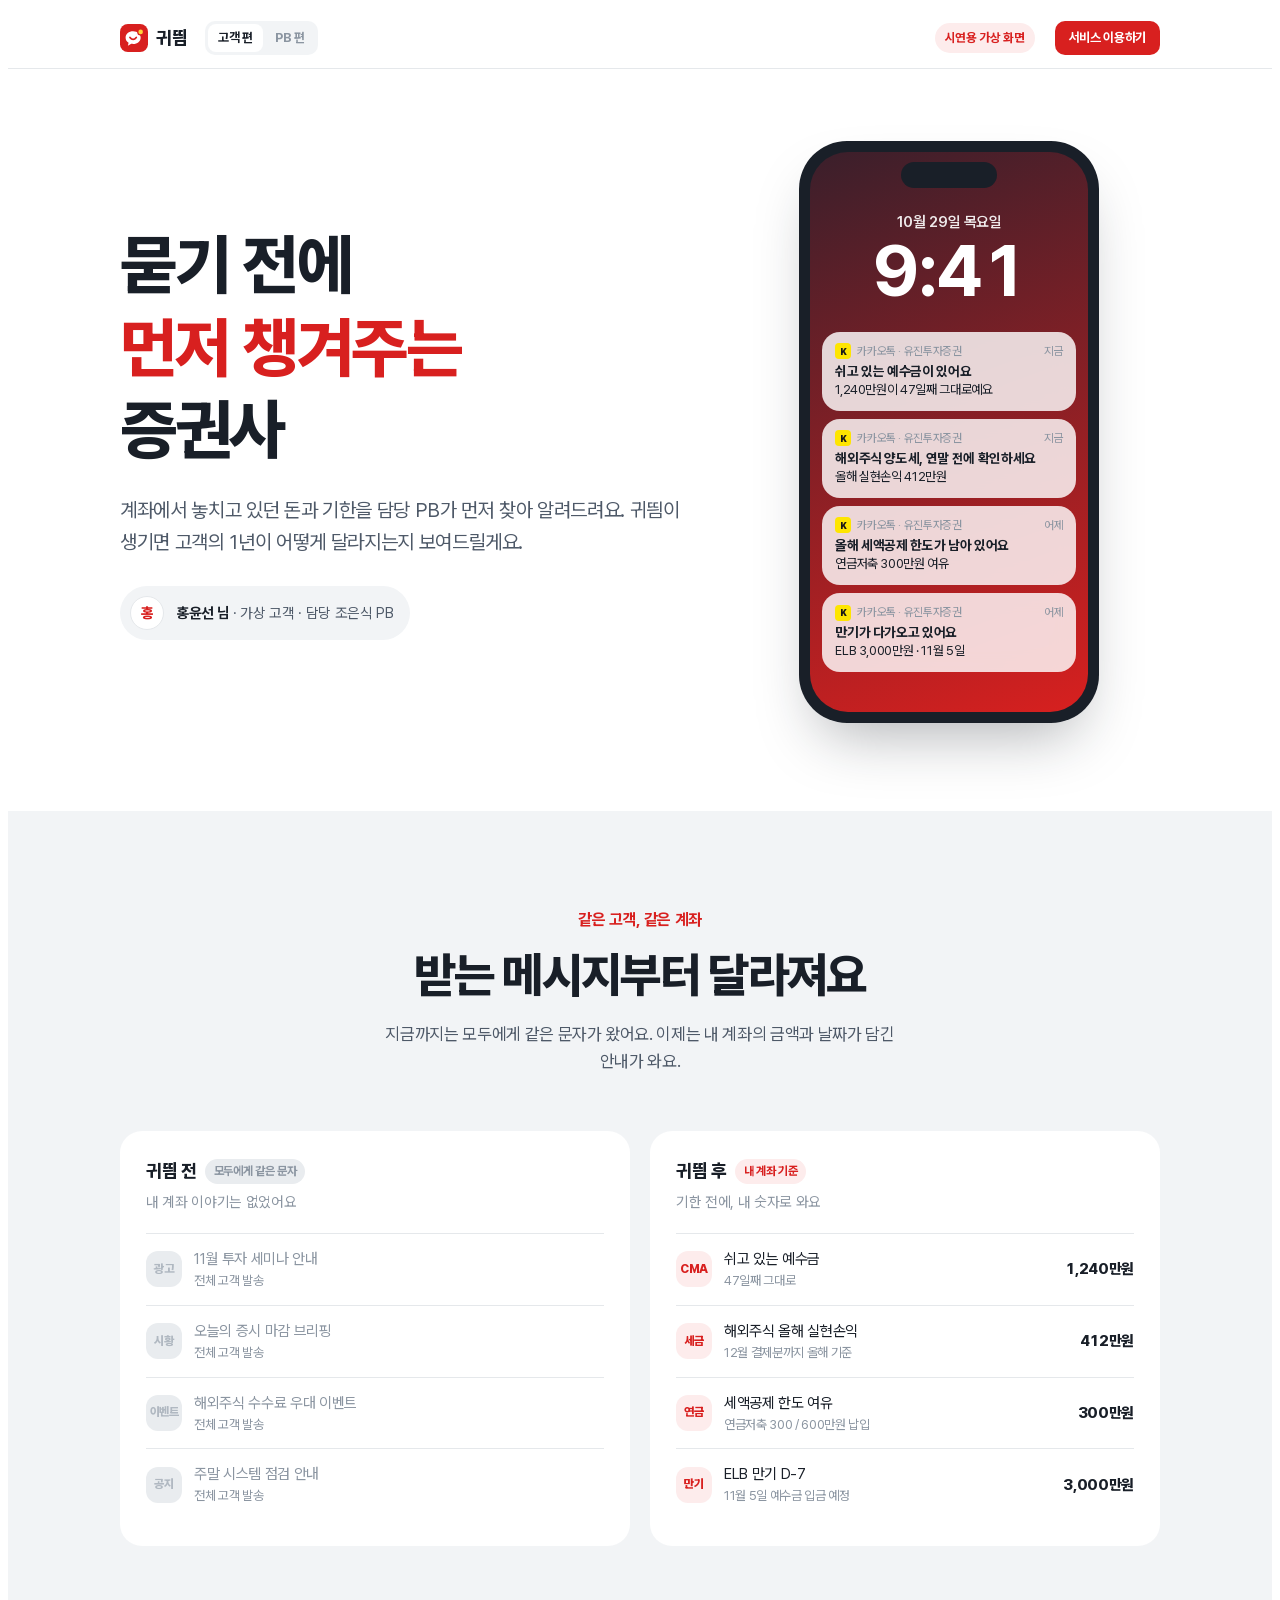
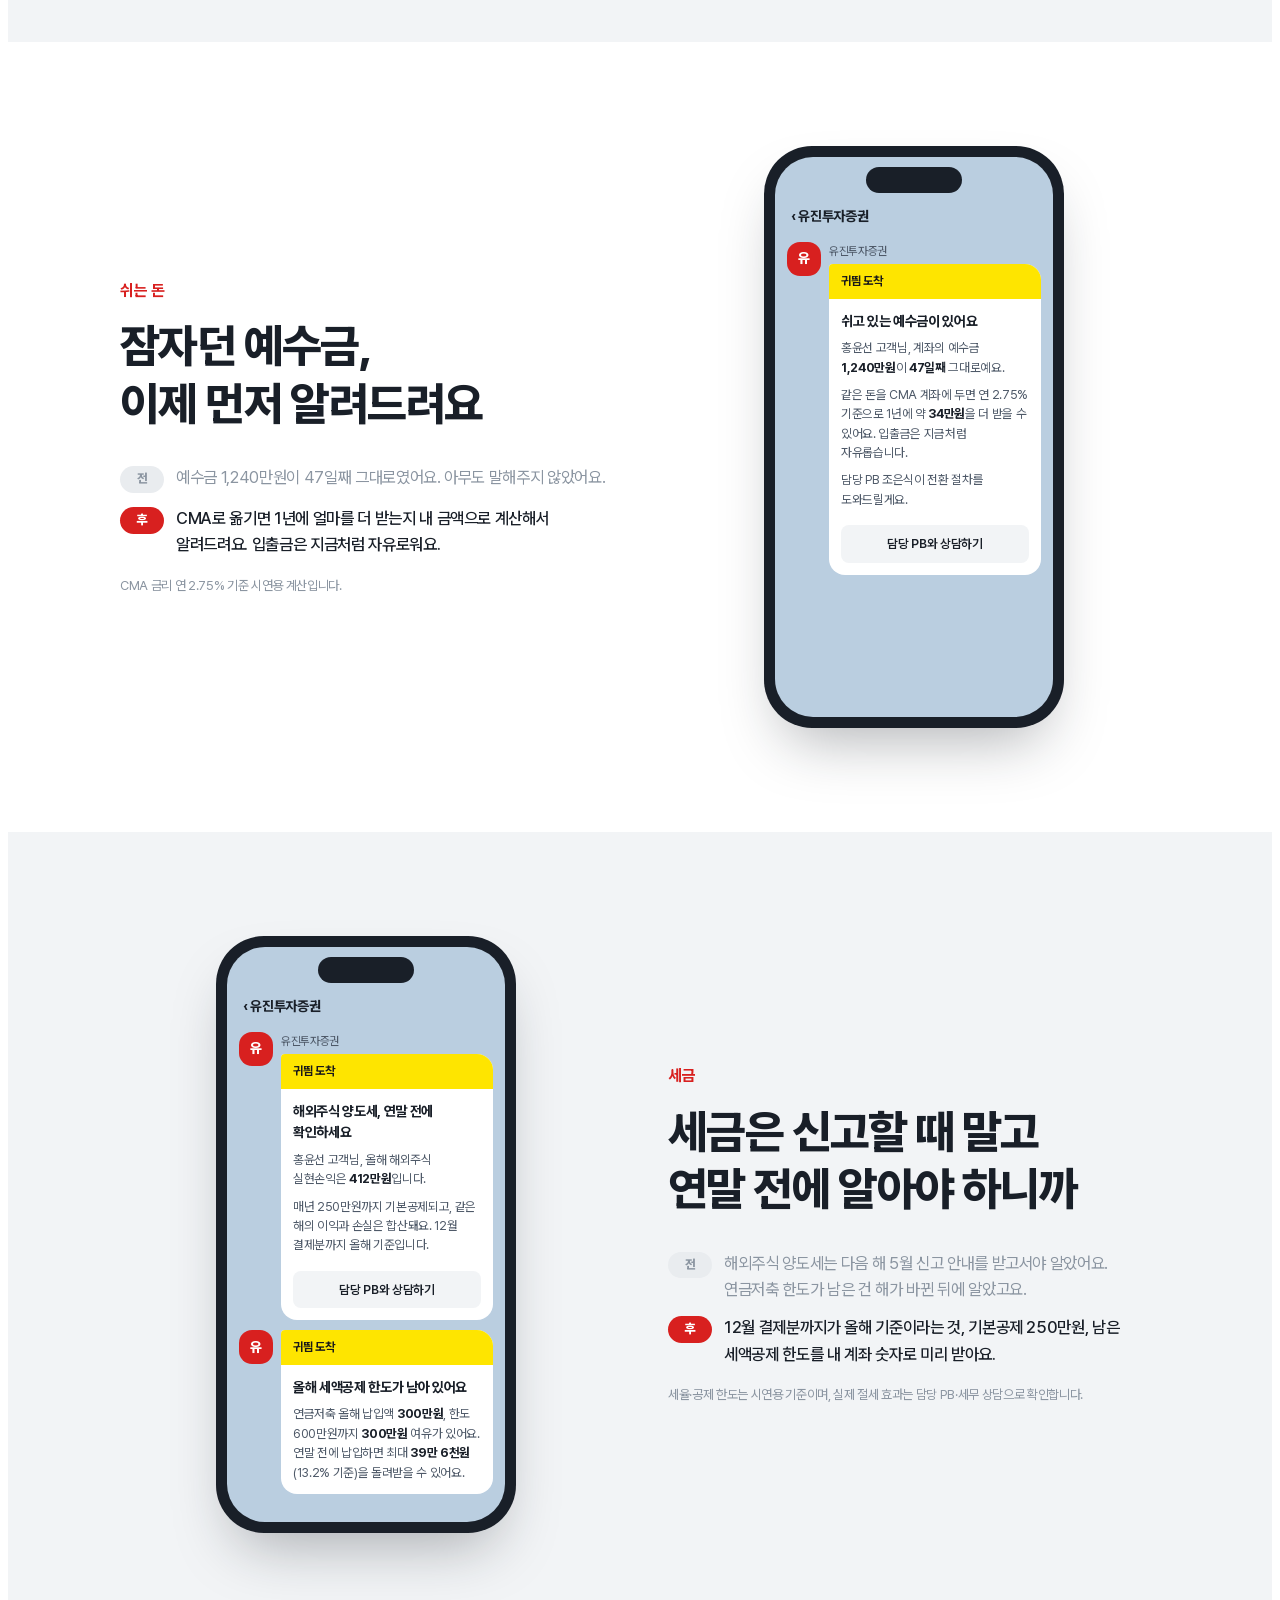
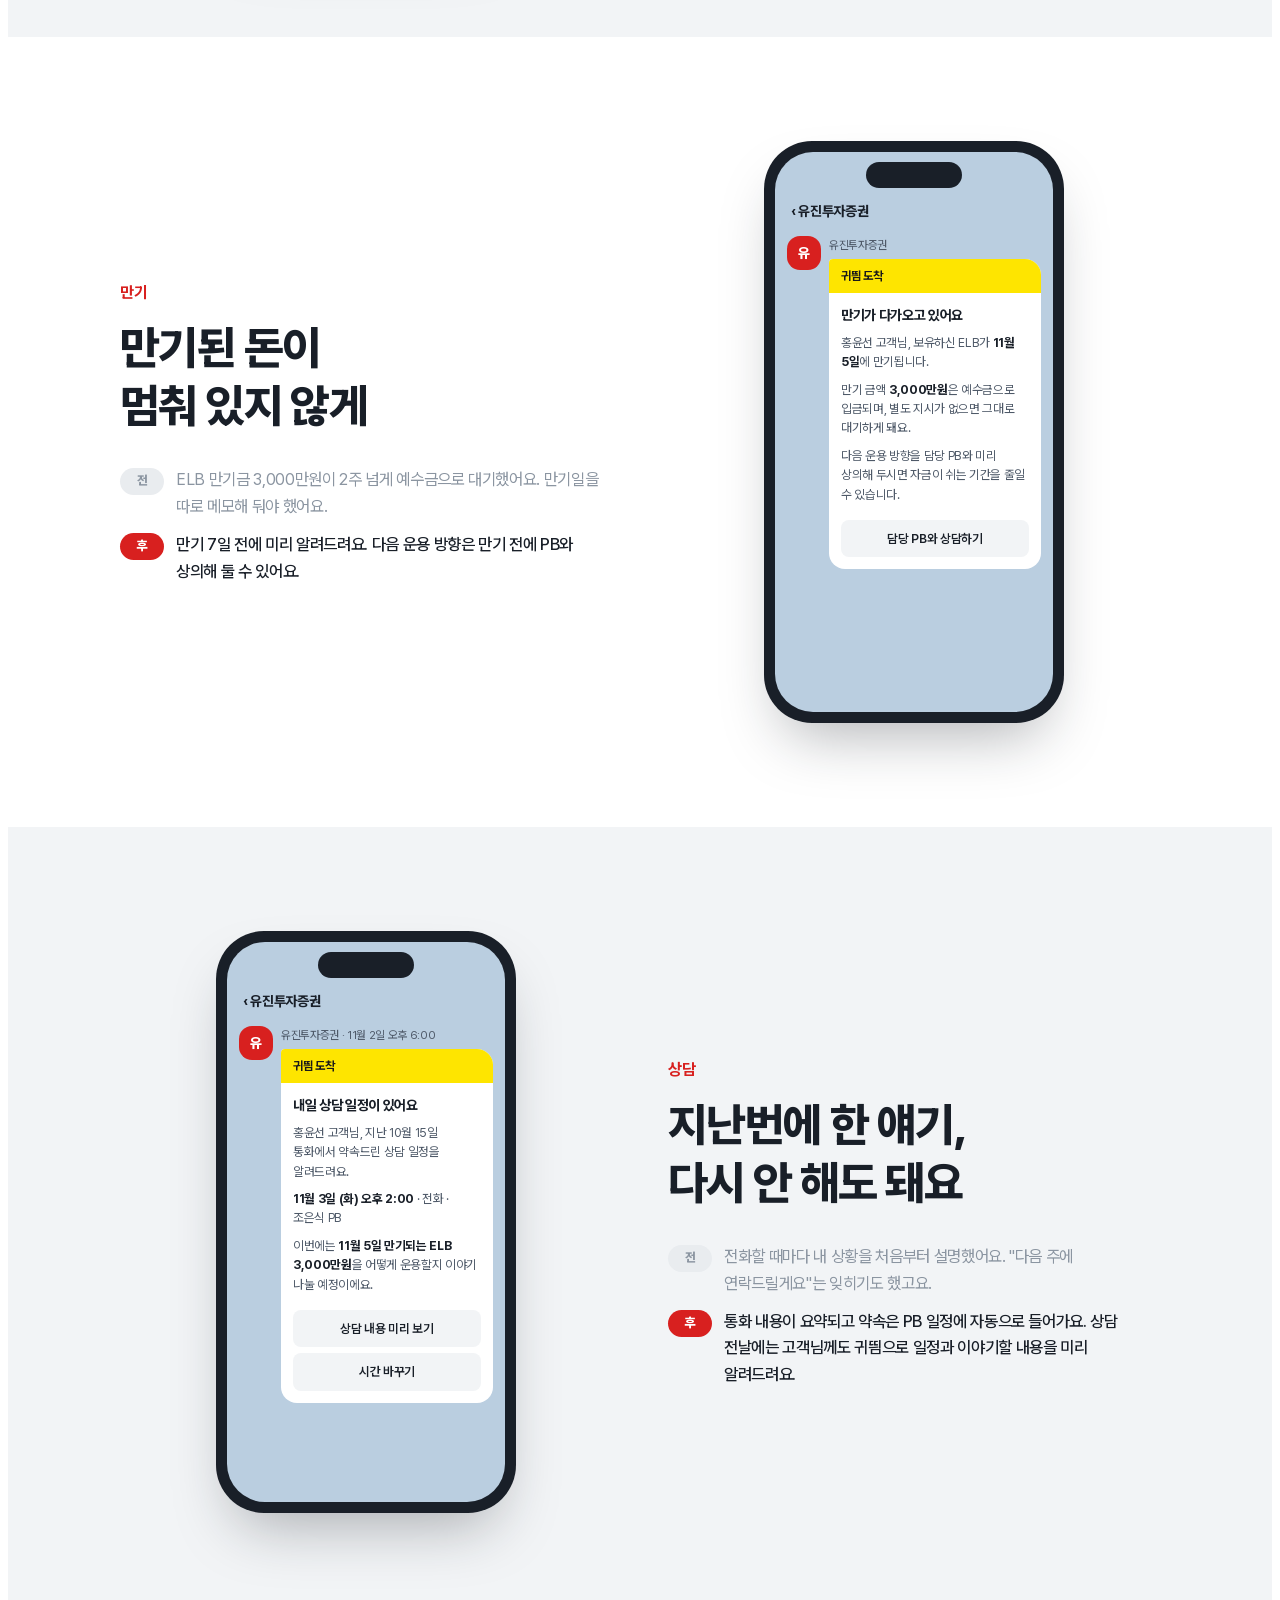
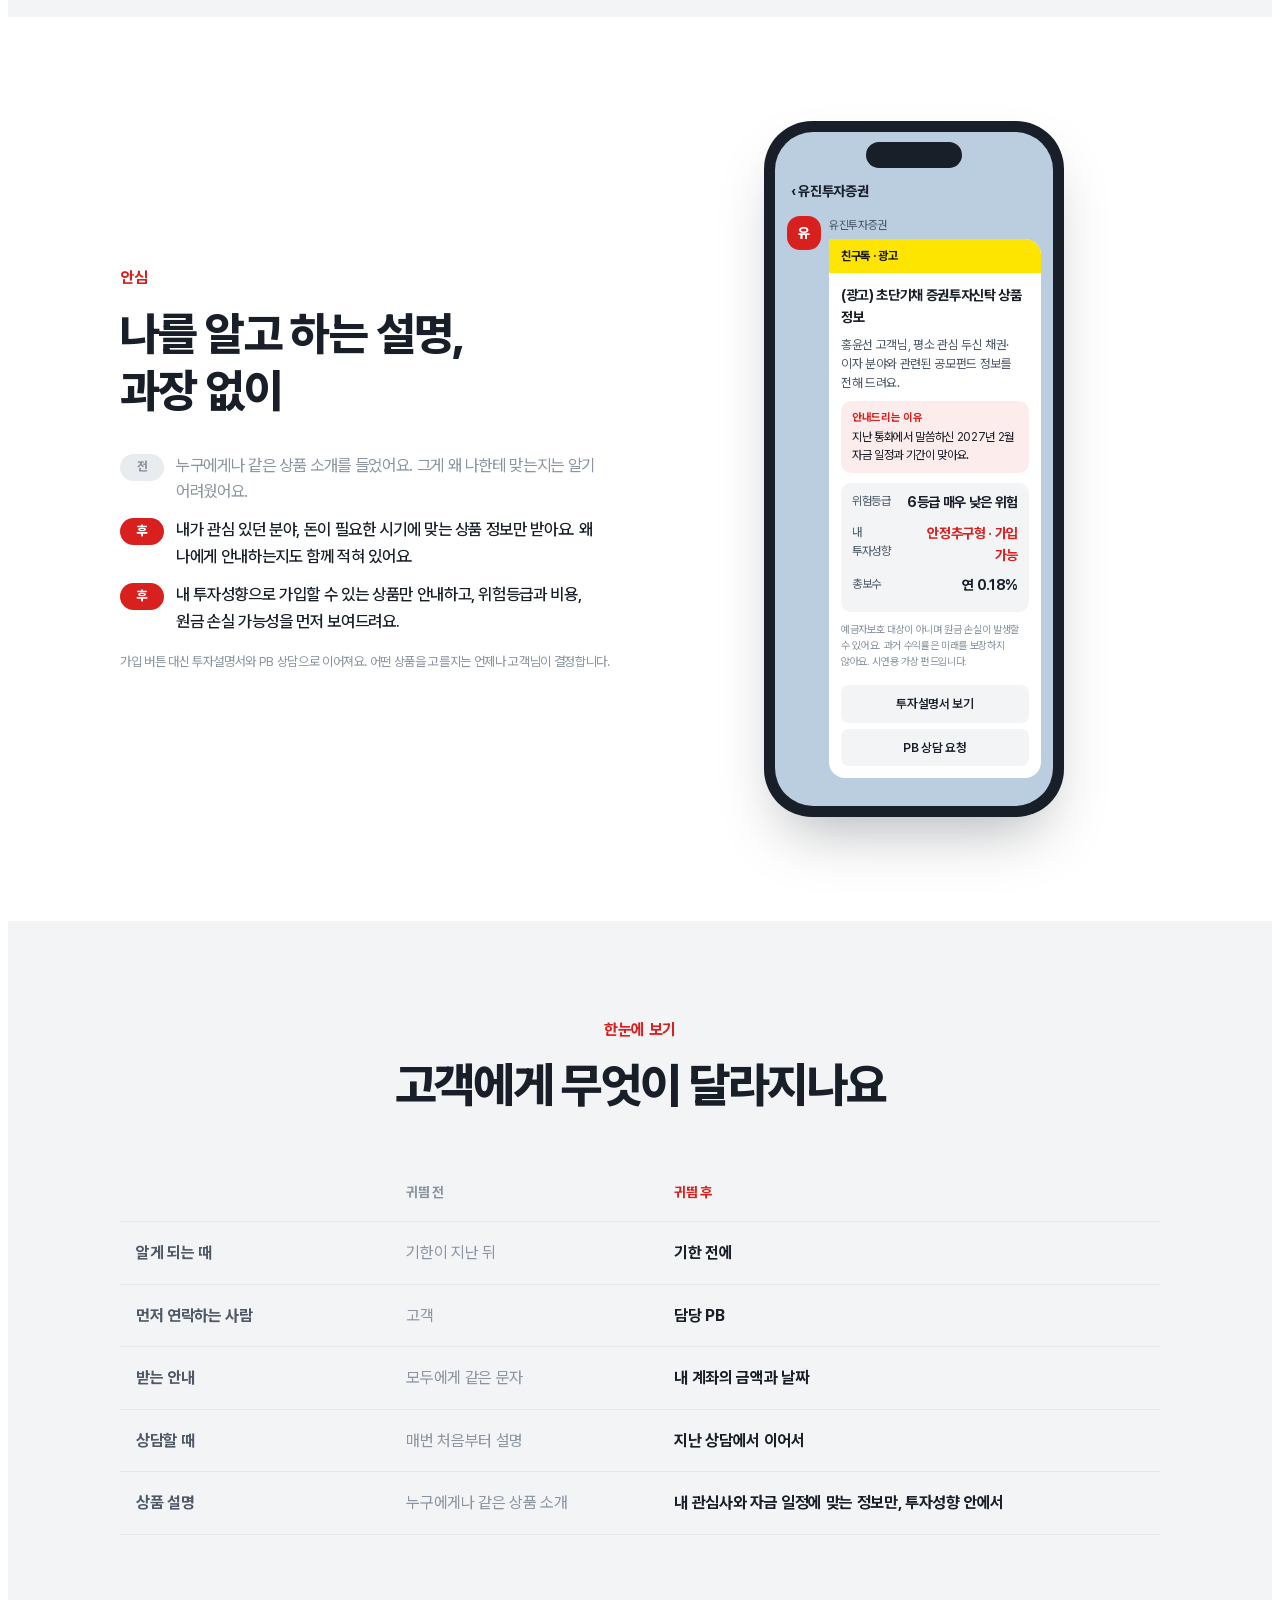
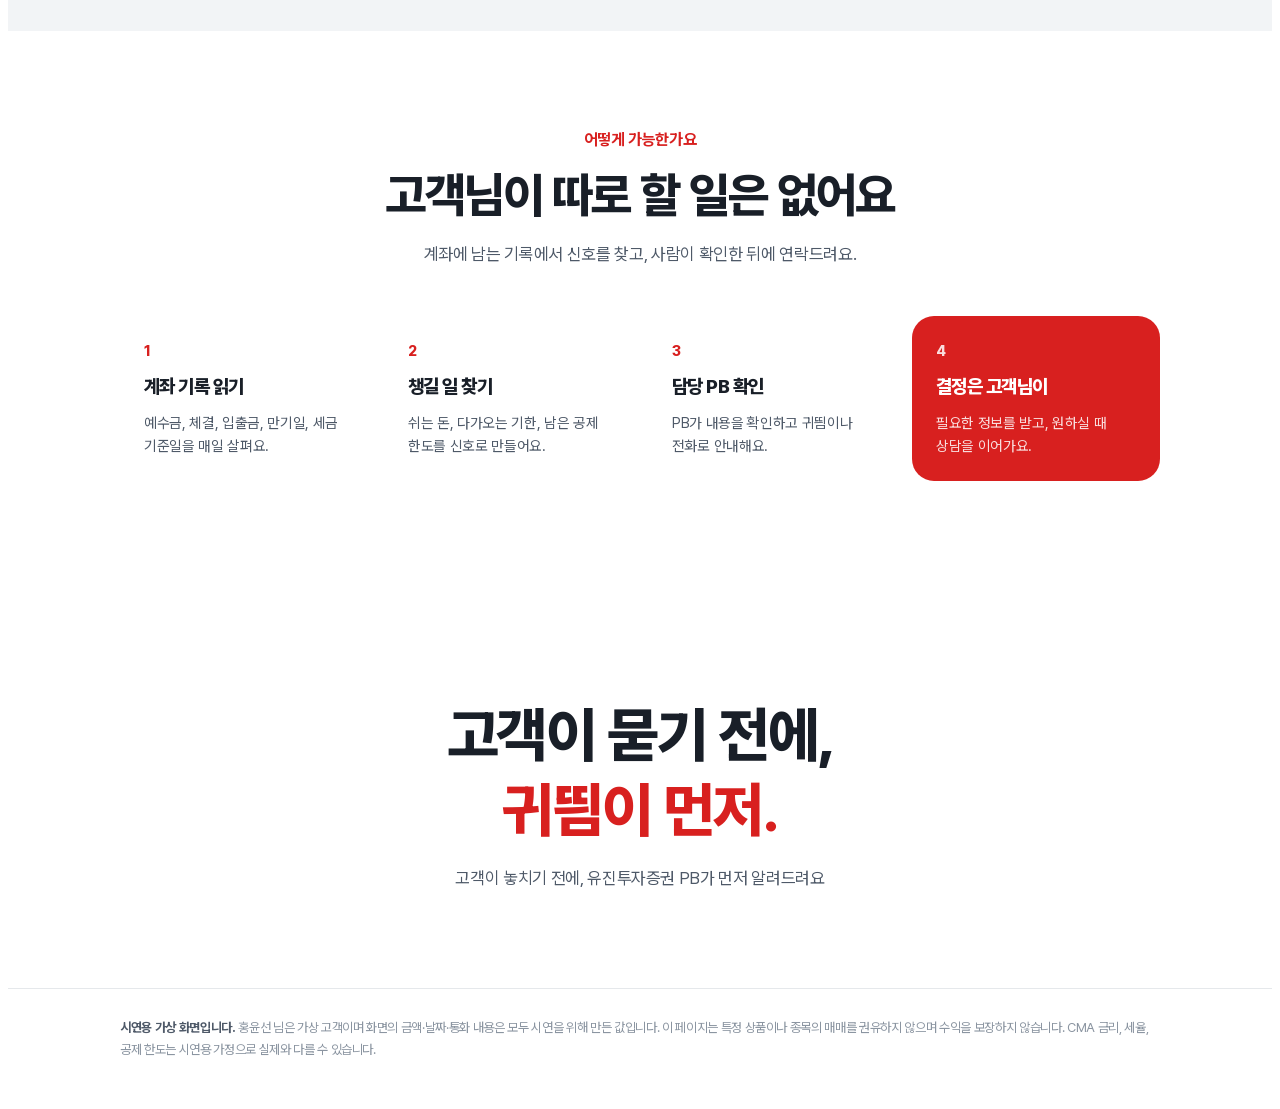
<file: landing.html>
<!doctype html>
<meta charset="utf-8">
<title>귀띔 고객 경험</title>
<meta name="claude:viewport-fit-sides" content="cover">
<link rel="preconnect" href="https://fonts.googleapis.com">
<link rel="preconnect" href="https://fonts.gstatic.com" crossorigin>
<link rel="stylesheet" href="fonts.css">
<link rel="stylesheet" href="https://fonts.googleapis.com/css2?family=Noto+Sans+KR:wght@400;500;700;800;900&display=swap">
<style>
/* 토스식 원 메시지 섹션 스크롤: 큰 헤드라인 + 폰 목업, 섹션마다 '전 → 후' 한 쌍 */
:root {
  --brand: #D8201F;
  --brand-tint: #FDECEC;
  --bg: #FFFFFF;
  --bg-alt: #F2F4F6;
  --surface: #FFFFFF;
  --fg: #191F28;
  --fg2: #4E5968;
  --fg3: #8B95A1;
  --line: #E5E8EB;
  --before: #B0B8C1;
  --before-bg: #E9ECEF;
  --kakao: #FEE500;
  --kakao-fg: #191919;
  --chat-bg: #BACEE0;
  --frame: #191F28;
  --lock-a: #3A1F2B;
  --lock-b: #D8201F;
  --noti: rgba(255,255,255,.82);
  --noti-fg: #191F28;
  --font: 'Pretendard', 'Noto Sans KR', -apple-system, 'Apple SD Gothic Neo', 'Malgun Gothic', system-ui, sans-serif;
  --r: 22px;
}
@media (prefers-color-scheme: dark) {
  :root:not([data-theme="light"]) {
    --brand: #FF4D4A; --brand-tint: #3A1C1E;
    --bg: #101317; --bg-alt: #181C21; --surface: #1F242B;
    --fg: #F2F4F6; --fg2: #B0B8C1; --fg3: #7E8894; --line: #2B3138;
    --before: #5C6670; --before-bg: #252A31;
    --chat-bg: #2A3440; --frame: #000000;
    --lock-a: #1A0F14; --lock-b: #8E1414;
    --noti: rgba(40,44,52,.86); --noti-fg: #F2F4F6;
    color-scheme: dark;
  }
}
:root[data-theme="dark"] {
  --brand: #FF4D4A; --brand-tint: #3A1C1E;
  --bg: #101317; --bg-alt: #181C21; --surface: #1F242B;
  --fg: #F2F4F6; --fg2: #B0B8C1; --fg3: #7E8894; --line: #2B3138;
  --before: #5C6670; --before-bg: #252A31;
  --chat-bg: #2A3440; --frame: #000000;
  --lock-a: #1A0F14; --lock-b: #8E1414;
  --noti: rgba(40,44,52,.86); --noti-fg: #F2F4F6;
  color-scheme: dark;
}

* { box-sizing: border-box; }
body {
  background: var(--bg); color: var(--fg); font-family: var(--font);
  font-size: 17px; line-height: 1.6; letter-spacing: -0.02em;
  word-break: keep-all; overflow-wrap: break-word; -webkit-font-smoothing: antialiased;
}
h1, h2, h3, p { margin: 0; }
h1, h2 { text-wrap: balance; font-weight: 800; letter-spacing: -0.035em; line-height: 1.25; }

.band { padding-left: max(16px, env(safe-area-inset-left, 0px)); padding-right: max(16px, env(safe-area-inset-right, 0px)); }
.band.alt { background: var(--bg-alt); }
.wrap { max-width: 1040px; margin: 0 auto; }

/* 상단 바 */
.top { position: sticky; top: env(safe-area-inset-top, 0px); z-index: 20; background: color-mix(in srgb, var(--bg) 88%, transparent); backdrop-filter: blur(12px); border-bottom: 1px solid var(--line); }
body::before { content: ""; position: fixed; inset: 0 0 auto; height: env(safe-area-inset-top, 0px); z-index: 21; background: var(--bg); }
.top .wrap { display: flex; align-items: center; gap: 12px; height: 60px; }
.logo { display: flex; align-items: center; gap: 8px; font-weight: 800; font-size: 18px; }
.logo i { width: 26px; height: 26px; border-radius: 8px; background: var(--brand); color: #fff; font-style: normal; font-size: 14px; display: grid; place-items: center; }
.demo { margin-left: auto; font-size: 12.5px; font-weight: 700; color: var(--brand); background: var(--brand-tint); padding: 5px 10px; border-radius: 99px; white-space: nowrap; }

.ed { margin-left: 6px; display: flex; gap: 2px; background: var(--bg-alt); padding: 3px; border-radius: 10px; font-size: 13px; font-weight: 700; }
.ed a, .ed span { padding: 4px 10px; border-radius: 8px; text-decoration: none; color: var(--fg3); }
.ed span { background: var(--surface); color: var(--fg); }
@media (max-width: 480px) { .ed { display: none; } }

/* 히어로 */
.hero .wrap { display: grid; grid-template-columns: 1.15fr .85fr; gap: 48px; align-items: center; padding-block: 72px 88px; }
.hero h1 { font-size: clamp(38px, 6.2vw, 66px); }
.hero h1 em { font-style: normal; color: var(--brand); }
.hero .lead { margin-top: 22px; font-size: clamp(17px, 2vw, 20px); color: var(--fg2); max-width: 30em; }
.persona { margin-top: 28px; display: inline-flex; align-items: center; gap: 12px; padding: 10px 16px 10px 10px; border-radius: 99px; background: var(--bg-alt); font-size: 14.5px; color: var(--fg2); }
.persona b { color: var(--fg); }
.persona .av { width: 34px; height: 34px; border-radius: 50%; background: var(--surface); display: grid; place-items: center; font-weight: 800; color: var(--brand); border: 1px solid var(--line); }

/* 폰 */
.phone { width: 300px; max-width: 100%; margin: 0 auto; background: var(--frame); border-radius: 48px; padding: 11px; box-shadow: 0 30px 60px -20px rgba(25,31,40,.35); }
.screen { border-radius: 38px; overflow: hidden; min-height: 560px; position: relative; display: flex; flex-direction: column; }
.notch { width: 96px; height: 26px; border-radius: 20px; background: var(--frame); margin: 10px auto 0; flex: none; }

.lock { background: linear-gradient(160deg, var(--lock-a), var(--lock-b)); color: #fff; padding: 0 12px 22px; }
.lock .date { text-align: center; margin-top: 22px; font-size: 15px; font-weight: 600; opacity: .9; }
.lock .time { text-align: center; font-size: 72px; font-weight: 700; line-height: 1; letter-spacing: -0.03em; margin-bottom: 26px; font-variant-numeric: tabular-nums; }
.notis { display: flex; flex-direction: column; gap: 8px; }
.noti { background: var(--noti); color: var(--noti-fg); border-radius: 18px; padding: 11px 13px; backdrop-filter: blur(10px); font-size: 13px; line-height: 1.45; animation: rise .6s cubic-bezier(.2,.8,.2,1) both; }
.noti:nth-child(2) { animation-delay: .12s; } .noti:nth-child(3) { animation-delay: .24s; } .noti:nth-child(4) { animation-delay: .36s; }
.noti .h { display: flex; align-items: center; gap: 6px; font-size: 11.5px; color: var(--fg3); margin-bottom: 2px; }
.noti .h .k { width: 16px; height: 16px; border-radius: 4px; background: var(--kakao); color: var(--kakao-fg); font-size: 9px; font-weight: 900; display: grid; place-items: center; }
.noti .h span:last-child { margin-left: auto; }
.noti b { display: block; font-size: 13.5px; }
@keyframes rise { from { transform: translateY(14px); } to { transform: none; } }

/* 카카오톡 귀띔 채팅 */
.chat { background: var(--chat-bg); padding: 0 12px 18px; }
.chat .bar { display: flex; align-items: center; gap: 8px; font-size: 14px; font-weight: 700; padding: 12px 4px 14px; color: var(--fg); }
.msg { display: flex; gap: 8px; align-items: flex-start; margin-bottom: 10px; }
.msg .pf { flex: none; width: 34px; height: 34px; border-radius: 13px; background: var(--brand); color: #fff; font-weight: 800; font-size: 14px; display: grid; place-items: center; }
.msg .col { min-width: 0; flex: 1; }
.msg .who { font-size: 11.5px; color: var(--fg2); margin-bottom: 4px; }
.bubble { background: var(--surface); border-radius: 4px 16px 16px 16px; overflow: hidden; font-size: 12.5px; line-height: 1.55; color: var(--fg); }
.bubble .kh { background: var(--kakao); color: var(--kakao-fg); font-weight: 700; font-size: 12px; padding: 8px 12px; }
.bubble .bd { padding: 12px 12px 4px; }
.bubble .bd b { display: block; font-size: 14px; margin-bottom: 6px; }
.bubble .bd p { margin-bottom: 8px; color: var(--fg2); }
.bubble .bd p strong { color: var(--fg); }
.bubble .btn { margin: 4px 12px 12px; padding: 9px; text-align: center; border-radius: 8px; background: var(--bg-alt); font-weight: 600; font-size: 12.5px; color: var(--fg); }

/* 통화 화면 */
.call { background: linear-gradient(180deg, #2B3340, #11151B); color: #fff; padding: 0 18px 26px; align-items: center; text-align: center; }
.call .st { margin-top: 44px; font-size: 13px; opacity: .7; }
.call .nm { font-size: 26px; font-weight: 700; margin-top: 6px; }
.call .org { font-size: 13px; opacity: .7; }
.call .memo { margin-top: 28px; background: rgba(255,255,255,.1); border-radius: 16px; padding: 14px; text-align: left; font-size: 12.5px; line-height: 1.6; width: 100%; }
.call .memo .l { font-size: 11px; opacity: .6; margin-bottom: 4px; }
.call .memo + .memo { margin-top: 8px; }
.call .btns { margin-top: auto; display: flex; justify-content: space-around; width: 100%; padding-top: 28px; }
.call .btns span { width: 62px; height: 62px; border-radius: 50%; display: grid; place-items: center; font-size: 12px; font-weight: 700; }
.call .no { background: #F04452; } .call .yes { background: #14A36B; }

/* 상담 전 확인 화면 */
.check { background: var(--surface); padding: 0 16px 22px; }
.check .ttl { font-size: 13px; color: var(--fg3); margin-top: 24px; }
.check h3 { font-size: 20px; font-weight: 800; letter-spacing: -0.03em; margin-top: 4px; }
.grade { margin-top: 18px; display: grid; grid-template-columns: repeat(6, 1fr); gap: 4px; }
.grade span { height: 34px; border-radius: 8px; background: var(--before-bg); color: var(--fg3); font-size: 12px; font-weight: 700; display: grid; place-items: center; }
.grade span.on { background: var(--brand-tint); color: var(--brand); }
.grade-cap { font-size: 11.5px; color: var(--fg3); margin-top: 6px; display: flex; justify-content: space-between; }
.ck { margin-top: 18px; display: flex; flex-direction: column; gap: 10px; }
.ck div { display: flex; gap: 10px; align-items: flex-start; font-size: 13px; line-height: 1.5; }
.ck i { flex: none; width: 20px; height: 20px; border-radius: 50%; background: var(--brand); color: #fff; font-style: normal; font-size: 11px; display: grid; place-items: center; margin-top: 1px; }
.why { margin-top: 14px; display: flex; flex-direction: column; gap: 10px; }
.why div { display: flex; gap: 10px; align-items: center; }
.why i { flex: none; width: 40px; height: 40px; border-radius: 12px; background: var(--brand-tint); color: var(--brand); font-style: normal; font-size: 11.5px; font-weight: 800; display: grid; place-items: center; }
.why span { font-size: 11.5px; color: var(--fg3); line-height: 1.4; min-width: 0; }
.why b { display: block; font-size: 13.5px; color: var(--fg); }
.flag { margin-top: 18px; background: var(--bg-alt); border-radius: 14px; padding: 12px; font-size: 12.5px; color: var(--fg2); }
.flag s { color: var(--fg3); }
.flag b { color: var(--fg); }

/* 전/후 비교 */
.vs .wrap { padding-block: 96px; }
.sec-h { text-align: center; }
.sec-h .eb { font-size: 16px; font-weight: 700; color: var(--brand); margin-bottom: 12px; }
.sec-h h2 { font-size: clamp(30px, 4.6vw, 48px); }
.sec-h p { margin: 16px auto 0; color: var(--fg2); max-width: 32em; }
.vs-grid { margin-top: 56px; display: grid; grid-template-columns: 1fr 1fr; gap: 20px; }
.inbox { background: var(--surface); border-radius: var(--r); padding: 26px; min-width: 0; }
.inbox .lb { display: flex; align-items: center; gap: 8px; font-weight: 800; font-size: 18px; }
.inbox .lb .chip { font-size: 12px; padding: 3px 9px; border-radius: 99px; font-weight: 700; }
.inbox.b .chip { background: var(--before-bg); color: var(--fg3); }
.inbox.a .chip { background: var(--brand-tint); color: var(--brand); }
.inbox .cap { color: var(--fg3); font-size: 14.5px; margin-top: 4px; }
.inbox ul { list-style: none; margin: 20px 0 0; padding: 0; display: flex; flex-direction: column; }
.inbox li { display: flex; gap: 12px; align-items: center; padding: 13px 0; border-top: 1px solid var(--line); font-size: 15px; }
.inbox li .ic { flex: none; width: 36px; height: 36px; border-radius: 12px; display: grid; place-items: center; font-size: 12px; font-weight: 800; }
.inbox.b li { color: var(--fg3); }
.inbox.b li .ic { background: var(--before-bg); color: var(--before); }
.inbox.a li .ic { background: var(--brand-tint); color: var(--brand); }
.inbox li div { min-width: 0; flex: 1; }
.inbox li small { display: block; font-size: 13px; color: var(--fg3); }
.inbox li .amt { font-weight: 800; font-variant-numeric: tabular-nums; white-space: nowrap; }

/* 모먼트 */
.moment .wrap { display: grid; grid-template-columns: 1fr 1fr; gap: 56px; align-items: center; padding-block: 104px; }
.moment.flip .txt { order: 2; }
.moment .txt { min-width: 0; }
.moment .eb { font-size: 16px; font-weight: 700; color: var(--brand); margin-bottom: 14px; }
.moment h2 { font-size: clamp(30px, 4.4vw, 46px); }
.pair { margin-top: 32px; display: flex; flex-direction: column; gap: 12px; max-width: 30em; }
.pair div { display: grid; grid-template-columns: 44px 1fr; gap: 12px; align-items: start; font-size: 16.5px; }
.pair span { font-size: 13px; font-weight: 800; text-align: center; padding: 3px 0; border-radius: 99px; margin-top: 2px; }
.pair .b span { background: var(--before-bg); color: var(--fg3); }
.pair .b p { color: var(--fg3); }
.pair .a span { background: var(--brand); color: #fff; }
.pair .a p { color: var(--fg); font-weight: 500; }
.note { margin-top: 18px; font-size: 13px; color: var(--fg3); }
.try { display: inline-block; margin-top: 24px; padding: 13px 20px; border-radius: 14px; background: var(--brand-tint); color: var(--brand); font-weight: 700; font-size: 15.5px; text-decoration: none; }
.try:hover { background: var(--brand); color: #fff; }
.end .ctas { margin-top: 32px; display: flex; gap: 10px; justify-content: center; flex-wrap: wrap; }
.end .ctas a { padding: 16px 24px; border-radius: 16px; font-weight: 700; text-decoration: none; background: var(--brand); color: #fff; }
.end .ctas a.sub { background: var(--bg-alt); color: var(--fg); }

/* 표 */
.table .wrap { padding-block: 96px; }
.tbl-wrap { margin-top: 48px; overflow-x: auto; }
table { width: 100%; min-width: 560px; border-collapse: collapse; font-size: 16px; }
th, td { text-align: left; padding: 18px 16px; border-bottom: 1px solid var(--line); vertical-align: top; }
thead th { font-size: 14px; color: var(--fg3); font-weight: 700; }
thead th:last-child { color: var(--brand); }
tbody th { font-weight: 700; color: var(--fg2); width: 26%; }
td.b { color: var(--fg3); }
td.a { font-weight: 700; }

/* 흐름 */
.how .wrap { padding-block: 96px; }
.steps { margin-top: 48px; display: grid; grid-template-columns: repeat(4, 1fr); gap: 16px; }
.step { background: var(--surface); border-radius: var(--r); padding: 24px; min-width: 0; }
.step .n { font-size: 14px; font-weight: 800; color: var(--brand); }
.step h3 { font-size: 19px; font-weight: 800; margin-top: 10px; letter-spacing: -0.03em; }
.step p { font-size: 14.5px; color: var(--fg2); margin-top: 8px; }
.step.you { background: var(--brand); color: #fff; }
.step.you .n, .step.you p { color: rgba(255,255,255,.85); }

/* 마무리 */
.end .wrap { padding-block: 120px 96px; text-align: center; }
.end h2 { font-size: clamp(34px, 6vw, 60px); }
.end h2 em { font-style: normal; color: var(--brand); }
.end p { margin-top: 18px; color: var(--fg2); }
.foot { border-top: 1px solid var(--line); }
.foot .wrap { padding-block: 28px 40px; font-size: 13px; color: var(--fg3); line-height: 1.7; }
.foot b { color: var(--fg2); }

:focus-visible { outline: 3px solid var(--brand); outline-offset: 2px; }
@media (prefers-reduced-motion: reduce) { .noti { animation: none; } }

@media (max-width: 860px) {
  .hero .wrap, .moment .wrap { grid-template-columns: 1fr; gap: 40px; padding-block: 64px; }
  .moment.flip .txt { order: 0; }
  .vs-grid { grid-template-columns: 1fr; }
  .steps { grid-template-columns: 1fr 1fr; }
  .vs .wrap, .table .wrap, .how .wrap { padding-block: 72px; }
}
@media (max-width: 480px) {
  body { font-size: 16px; }
  .steps { grid-template-columns: 1fr; }
  .inbox { padding: 20px; }
  .demo { font-size: 11.5px; }
}
</style>

<header class="top band">
  <div class="wrap">
    <div class="logo"><svg width="28" height="28" viewBox="0 0 32 32" aria-hidden="true"><rect width="32" height="32" rx="9" fill="#D8201F"/><path d="M15 8.4c-4.9 0-8.6 3.1-8.6 7.2 0 2.4 1.3 4.5 3.4 5.8l-.8 3.5 3.9-2.2c.7.1 1.4.2 2.1.2 4.9 0 8.6-3.1 8.6-7.2S19.9 8.4 15 8.4z" fill="#fff"/><path d="M11.4 15.4c1.2 1.6 2.4 2.3 3.6 2.3s2.4-.7 3.6-2.3" fill="none" stroke="#D8201F" stroke-width="2" stroke-linecap="round"/><circle cx="23.6" cy="9" r="4" fill="#D8201F"/><circle cx="23.6" cy="9" r="2.6" fill="#FFD43B"/></svg>귀띔</div>
    <nav class="ed" aria-label="소개 페이지"><span>고객 편</span><a href="pb.html">PB 편</a></nav>
    <span class="demo">시연용 가상 화면</span>
    <a class="go-app" href="app.html">서비스 이용하기</a>
  </div>
</header>

<section class="hero band">
  <div class="wrap">
    <div>
      <h1>묻기 전에<br><em>먼저 챙겨주는</em><br>증권사</h1>
      <p class="lead">계좌에서 놓치고 있던 돈과 기한을 담당 PB가 먼저 찾아 알려드려요. 귀띔이 생기면 고객의 1년이 어떻게 달라지는지 보여드릴게요.</p>
      <div class="persona"><span class="av">홍</span><span><b>홍윤선 님</b> · 가상 고객 · 담당 조은식 PB</span></div>
    </div>
    <div class="phone" aria-label="잠금화면에 도착한 귀띔 네 건">
      <div class="screen lock">
        <div class="notch"></div>
        <div class="date">10월 29일 목요일</div>
        <div class="time">9:41</div>
        <div class="notis">
          <div class="noti"><div class="h"><span class="k">K</span><span>카카오톡 · 유진투자증권</span><span>지금</span></div><b>쉬고 있는 예수금이 있어요</b>1,240만원이 47일째 그대로예요</div>
          <div class="noti"><div class="h"><span class="k">K</span><span>카카오톡 · 유진투자증권</span><span>지금</span></div><b>해외주식 양도세, 연말 전에 확인하세요</b>올해 실현손익 412만원</div>
          <div class="noti"><div class="h"><span class="k">K</span><span>카카오톡 · 유진투자증권</span><span>어제</span></div><b>올해 세액공제 한도가 남아 있어요</b>연금저축 300만원 여유</div>
          <div class="noti"><div class="h"><span class="k">K</span><span>카카오톡 · 유진투자증권</span><span>어제</span></div><b>만기가 다가오고 있어요</b>ELB 3,000만원 · 11월 5일</div>
        </div>
      </div>
    </div>
  </div>
</section>

<section class="vs band alt">
  <div class="wrap">
    <div class="sec-h">
      <div class="eb">같은 고객, 같은 계좌</div>
      <h2>받는 메시지부터 달라져요</h2>
      <p>지금까지는 모두에게 같은 문자가 왔어요. 이제는 내 계좌의 금액과 날짜가 담긴 안내가 와요.</p>
    </div>
    <div class="vs-grid">
      <div class="inbox b">
        <div class="lb">귀띔 전 <span class="chip">모두에게 같은 문자</span></div>
        <div class="cap">내 계좌 이야기는 없었어요</div>
        <ul>
          <li><span class="ic">광고</span><div>11월 투자 세미나 안내<small>전체 고객 발송</small></div></li>
          <li><span class="ic">시황</span><div>오늘의 증시 마감 브리핑<small>전체 고객 발송</small></div></li>
          <li><span class="ic">이벤트</span><div>해외주식 수수료 우대 이벤트<small>전체 고객 발송</small></div></li>
          <li><span class="ic">공지</span><div>주말 시스템 점검 안내<small>전체 고객 발송</small></div></li>
        </ul>
      </div>
      <div class="inbox a">
        <div class="lb">귀띔 후 <span class="chip">내 계좌 기준</span></div>
        <div class="cap">기한 전에, 내 숫자로 와요</div>
        <ul>
          <li><span class="ic">CMA</span><div>쉬고 있는 예수금<small>47일째 그대로</small></div><span class="amt">1,240만원</span></li>
          <li><span class="ic">세금</span><div>해외주식 올해 실현손익<small>12월 결제분까지 올해 기준</small></div><span class="amt">412만원</span></li>
          <li><span class="ic">연금</span><div>세액공제 한도 여유<small>연금저축 300 / 600만원 납입</small></div><span class="amt">300만원</span></li>
          <li><span class="ic">만기</span><div>ELB 만기 D-7<small>11월 5일 예수금 입금 예정</small></div><span class="amt">3,000만원</span></li>
        </ul>
      </div>
    </div>
  </div>
</section>

<section class="moment band" id="idle">
  <div class="wrap">
    <div class="txt">
      <div class="eb">쉬는 돈</div>
      <h2>잠자던 예수금,<br>이제 먼저 알려드려요</h2>
      <div class="pair">
        <div class="b"><span>전</span><p>예수금 1,240만원이 47일째 그대로였어요. 아무도 말해주지 않았어요.</p></div>
        <div class="a"><span>후</span><p>CMA로 옮기면 1년에 얼마를 더 받는지 내 금액으로 계산해서 알려드려요. 입출금은 지금처럼 자유로워요.</p></div>
      </div>
      <p class="note">CMA 금리 연 2.75% 기준 시연용 계산입니다.</p>
    </div>
    <div class="phone" aria-label="CMA 전환 안내 귀띔">
      <div class="screen chat">
        <div class="notch"></div>
        <div class="bar">‹ 유진투자증권</div>
        <div class="msg"><span class="pf">유</span><div class="col"><div class="who">유진투자증권</div>
          <div class="bubble"><div class="kh">귀띔 도착</div>
            <div class="bd"><b>쉬고 있는 예수금이 있어요</b>
              <p>홍윤선 고객님, 계좌의 예수금 <strong>1,240만원</strong>이 <strong>47일째</strong> 그대로예요.</p>
              <p>같은 돈을 CMA 계좌에 두면 연 2.75% 기준으로 1년에 약 <strong>34만원</strong>을 더 받을 수 있어요. 입출금은 지금처럼 자유롭습니다.</p>
              <p>담당 PB 조은식이 전환 절차를 도와드릴게요.</p></div>
            <div class="btn">담당 PB와 상담하기</div></div>
        </div></div>
      </div>
    </div>
  </div>
</section>

<section class="moment band alt flip" id="tax">
  <div class="wrap">
    <div class="txt">
      <div class="eb">세금</div>
      <h2>세금은 신고할 때 말고<br>연말 전에 알아야 하니까</h2>
      <div class="pair">
        <div class="b"><span>전</span><p>해외주식 양도세는 다음 해 5월 신고 안내를 받고서야 알았어요. 연금저축 한도가 남은 건 해가 바뀐 뒤에 알았고요.</p></div>
        <div class="a"><span>후</span><p>12월 결제분까지가 올해 기준이라는 것, 기본공제 250만원, 남은 세액공제 한도를 내 계좌 숫자로 미리 받아요.</p></div>
      </div>
      <p class="note">세율·공제 한도는 시연용 기준이며, 실제 절세 효과는 담당 PB·세무 상담으로 확인합니다.</p>
    </div>
    <div class="phone" aria-label="양도세와 세액공제 안내 귀띔">
      <div class="screen chat">
        <div class="notch"></div>
        <div class="bar">‹ 유진투자증권</div>
        <div class="msg"><span class="pf">유</span><div class="col"><div class="who">유진투자증권</div>
          <div class="bubble"><div class="kh">귀띔 도착</div>
            <div class="bd"><b>해외주식 양도세, 연말 전에 확인하세요</b>
              <p>홍윤선 고객님, 올해 해외주식 실현손익은 <strong>412만원</strong>입니다.</p>
              <p>매년 250만원까지 기본공제되고, 같은 해의 이익과 손실은 합산돼요. 12월 결제분까지 올해 기준입니다.</p></div>
            <div class="btn">담당 PB와 상담하기</div></div>
        </div></div>
        <div class="msg"><span class="pf">유</span><div class="col">
          <div class="bubble"><div class="kh">귀띔 도착</div>
            <div class="bd"><b>올해 세액공제 한도가 남아 있어요</b>
              <p>연금저축 올해 납입액 <strong>300만원</strong>, 한도 600만원까지 <strong>300만원</strong> 여유가 있어요. 연말 전에 납입하면 최대 <strong>39만 6천원</strong>(13.2% 기준)을 돌려받을 수 있어요.</p></div>
          </div>
        </div></div>
      </div>
    </div>
  </div>
</section>

<section class="moment band" id="maturity">
  <div class="wrap">
    <div class="txt">
      <div class="eb">만기</div>
      <h2>만기된 돈이<br>멈춰 있지 않게</h2>
      <div class="pair">
        <div class="b"><span>전</span><p>ELB 만기금 3,000만원이 2주 넘게 예수금으로 대기했어요. 만기일을 따로 메모해 둬야 했어요.</p></div>
        <div class="a"><span>후</span><p>만기 7일 전에 미리 알려드려요. 다음 운용 방향은 만기 전에 PB와 상의해 둘 수 있어요.</p></div>
      </div>
    </div>
    <div class="phone" aria-label="만기 안내 귀띔">
      <div class="screen chat">
        <div class="notch"></div>
        <div class="bar">‹ 유진투자증권</div>
        <div class="msg"><span class="pf">유</span><div class="col"><div class="who">유진투자증권</div>
          <div class="bubble"><div class="kh">귀띔 도착</div>
            <div class="bd"><b>만기가 다가오고 있어요</b>
              <p>홍윤선 고객님, 보유하신 ELB가 <strong>11월 5일</strong>에 만기됩니다.</p>
              <p>만기 금액 <strong>3,000만원</strong>은 예수금으로 입금되며, 별도 지시가 없으면 그대로 대기하게 돼요.</p>
              <p>다음 운용 방향을 담당 PB와 미리 상의해 두시면 자금이 쉬는 기간을 줄일 수 있습니다.</p></div>
            <div class="btn">담당 PB와 상담하기</div></div>
        </div></div>
      </div>
    </div>
  </div>
</section>

<section class="moment band alt flip" id="consult">
  <div class="wrap">
    <div class="txt">
      <div class="eb">상담</div>
      <h2>지난번에 한 얘기,<br>다시 안 해도 돼요</h2>
      <div class="pair">
        <div class="b"><span>전</span><p>전화할 때마다 내 상황을 처음부터 설명했어요. "다음 주에 연락드릴게요"는 잊히기도 했고요.</p></div>
        <div class="a"><span>후</span><p>통화 내용이 요약되고 약속은 PB 일정에 자동으로 들어가요. 상담 전날에는 고객님께도 귀띔으로 일정과 이야기할 내용을 미리 알려드려요.</p></div>
      </div>
    </div>
    <div class="phone" aria-label="상담 전날 고객에게 가는 귀띔">
      <div class="screen chat">
        <div class="notch"></div>
        <div class="bar">‹ 유진투자증권</div>
        <div class="msg"><span class="pf">유</span><div class="col"><div class="who">유진투자증권 · 11월 2일 오후 6:00</div>
          <div class="bubble"><div class="kh">귀띔 도착</div>
            <div class="bd"><b>내일 상담 일정이 있어요</b>
              <p>홍윤선 고객님, 지난 10월 15일 통화에서 약속드린 상담 일정을 알려드려요.</p>
              <p><strong>11월 3일 (화) 오후 2:00</strong> · 전화 · 조은식 PB</p>
              <p>이번에는 <strong>11월 5일 만기되는 ELB 3,000만원</strong>을 어떻게 운용할지 이야기 나눌 예정이에요.</p></div>
            <div class="btn">상담 내용 미리 보기</div>
            <div class="btn" style="margin-top:-6px">시간 바꾸기</div></div>
        </div></div>
      </div>
    </div>
  </div>
</section>

<section class="moment band" id="trust">
  <div class="wrap">
    <div class="txt">
      <div class="eb">안심</div>
      <h2>나를 알고 하는 설명,<br>과장 없이</h2>
      <div class="pair">
        <div class="b"><span>전</span><p>누구에게나 같은 상품 소개를 들었어요. 그게 왜 나한테 맞는지는 알기 어려웠어요.</p></div>
        <div class="a"><span>후</span><p>내가 관심 있던 분야, 돈이 필요한 시기에 맞는 상품 정보만 받아요. 왜 나에게 안내하는지도 함께 적혀 있어요.</p></div>
        <div class="a"><span>후</span><p>내 투자성향으로 가입할 수 있는 상품만 안내하고, 위험등급과 비용, 원금 손실 가능성을 먼저 보여드려요.</p></div>
      </div>
      <p class="note">가입 버튼 대신 투자설명서와 PB 상담으로 이어져요. 어떤 상품을 고를지는 언제나 고객님이 결정합니다.</p>
    </div>
    <div class="phone" aria-label="고객이 받는 펀드 정보 안내 메시지">
      <div class="screen chat">
        <div class="notch"></div>
        <div class="bar">‹ 유진투자증권</div>
        <div class="msg"><span class="pf">유</span><div class="col"><div class="who">유진투자증권</div>
          <div class="bubble"><div class="kh">친구톡 · 광고</div>
            <div class="bd"><b>(광고) 초단기채 증권투자신탁 상품 정보</b>
              <p>홍윤선 고객님, 평소 관심 두신 채권·이자 분야와 관련된 공모펀드 정보를 전해 드려요.</p>
              <div class="reason"><span>안내드리는 이유</span>지난 통화에서 말씀하신 2027년 2월 자금 일정과 기간이 맞아요.</div>
              <div class="box">
                <div><span>위험등급</span><b>6등급 매우 낮은 위험</b></div>
                <div><span>내 투자성향</span><b class="ok">안정추구형 · 가입 가능</b></div>
                <div><span>총보수</span><b>연 0.18%</b></div>
              </div>
              <p class="ntc">예금자보호 대상이 아니며 원금 손실이 발생할 수 있어요. 과거 수익률은 미래를 보장하지 않아요. 시연용 가상 펀드입니다.</p></div>
            <div class="btn">투자설명서 보기</div>
            <div class="btn" style="margin-top:-6px">PB 상담 요청</div></div>
        </div></div>
      </div>
    </div>
  </div>
</section>

<section class="table band alt">
  <div class="wrap">
    <div class="sec-h">
      <div class="eb">한눈에 보기</div>
      <h2>고객에게 무엇이 달라지나요</h2>
    </div>
    <div class="tbl-wrap">
      <table>
        <thead><tr><th></th><th>귀띔 전</th><th>귀띔 후</th></tr></thead>
        <tbody>
          <tr><th>알게 되는 때</th><td class="b">기한이 지난 뒤</td><td class="a">기한 전에</td></tr>
          <tr><th>먼저 연락하는 사람</th><td class="b">고객</td><td class="a">담당 PB</td></tr>
          <tr><th>받는 안내</th><td class="b">모두에게 같은 문자</td><td class="a">내 계좌의 금액과 날짜</td></tr>
          <tr><th>상담할 때</th><td class="b">매번 처음부터 설명</td><td class="a">지난 상담에서 이어서</td></tr>
          <tr><th>상품 설명</th><td class="b">누구에게나 같은 상품 소개</td><td class="a">내 관심사와 자금 일정에 맞는 정보만, 투자성향 안에서</td></tr>
        </tbody>
      </table>
    </div>
  </div>
</section>

<section class="how band">
  <div class="wrap">
    <div class="sec-h">
      <div class="eb">어떻게 가능한가요</div>
      <h2>고객님이 따로 할 일은 없어요</h2>
      <p>계좌에 남는 기록에서 신호를 찾고, 사람이 확인한 뒤에 연락드려요.</p>
    </div>
    <div class="steps">
      <div class="step"><div class="n">1</div><h3>계좌 기록 읽기</h3><p>예수금, 체결, 입출금, 만기일, 세금 기준일을 매일 살펴요.</p></div>
      <div class="step"><div class="n">2</div><h3>챙길 일 찾기</h3><p>쉬는 돈, 다가오는 기한, 남은 공제 한도를 신호로 만들어요.</p></div>
      <div class="step"><div class="n">3</div><h3>담당 PB 확인</h3><p>PB가 내용을 확인하고 귀띔이나 전화로 안내해요.</p></div>
      <div class="step you"><div class="n">4</div><h3>결정은 고객님이</h3><p>필요한 정보를 받고, 원하실 때 상담을 이어가요.</p></div>
    </div>
  </div>
</section>

<section class="end band">
  <div class="wrap">
    <h2>고객이 묻기 전에,<br><em>귀띔이 먼저.</em></h2>
    <p>고객이 놓치기 전에, 유진투자증권 PB가 먼저 알려드려요</p>
  </div>
</section>

<footer class="foot band">
  <div class="wrap">
    <b>시연용 가상 화면입니다.</b> 홍윤선 님은 가상 고객이며 화면의 금액·날짜·통화 내용은 모두 시연을 위해 만든 값입니다. 이 페이지는 특정 상품이나 종목의 매매를 권유하지 않으며 수익을 보장하지 않습니다. CMA 금리, 세율, 공제 한도는 시연용 가정으로 실제와 다를 수 있습니다.
  </div>
</footer>

<style>
/* PB 워크스페이스(index.html · cx.js) 안에 ?embed 로 들어왔을 때: 상단 바는 바깥 화면과 겹치므로 숨김 */
.embed .top, .embed body::before { display: none; }
/* 소개 → 플랫폼 흐름 버튼 */
.go-app { margin-left: 8px; padding: 7px 14px; border-radius: 10px; background: var(--brand); color: #fff; font-size: 13px; font-weight: 700; text-decoration: none; white-space: nowrap; }
@media (max-width: 480px) { .go-app { margin-left: 4px; padding: 6px 10px; font-size: 12px; } }
/* 안심 섹션: 고객이 받는 펀드 정보 메시지 */
.bubble .bd .reason { background: var(--brand-tint); border-radius: 10px; padding: 9px 11px; margin-bottom: 10px; font-size: 12px; color: var(--fg); line-height: 1.5; }
.bubble .bd .reason span { display: block; font-size: 11px; font-weight: 700; color: var(--brand); margin-bottom: 2px; }
.bubble .bd .box { background: var(--bg-alt); border-radius: 10px; padding: 9px 11px; margin-bottom: 10px; display: flex; flex-direction: column; gap: 3px; font-size: 12px; color: var(--fg2); }
.bubble .bd .box div { display: flex; justify-content: space-between; gap: 8px; }
.bubble .bd .box b { color: var(--fg); text-align: right; }
.bubble .bd .box b.ok { color: var(--brand); }
.bubble .bd .ntc { font-size: 10.5px; color: var(--fg3); line-height: 1.5; }
</style>
<script>
/* 다른 페이지(PB 편)에서 넘어오면 이전 스크롤 위치가 이어지지 않고 맨 위에서 시작 (#섹션 바로가기는 예외) */
(() => {
  try { history.scrollRestoration = 'manual'; } catch (e) {}
  const top = () => { if (!location.hash) window.scrollTo(0, 0); };
  top(); addEventListener('load', () => { top(); setTimeout(top, 60); });
})();
</script>
<script>
(() => {
  if (!new URLSearchParams(window.__SAILOG_QS || location.search).has('embed') || window.parent === window) return;
  document.documentElement.classList.add('embed');
  // 고객 화면 링크는 새 탭 대신 워크스페이스의 '고객 화면' 탭을 바꾼다
  document.addEventListener('click', (e) => {
    const a = e.target.closest('a[href^="customer.html"]');
    if (!a) return;
    e.preventDefault();
    parent.postMessage({ sailogCx: a.hash.slice(1) }, '*');
  });
})();
</script>
</file>
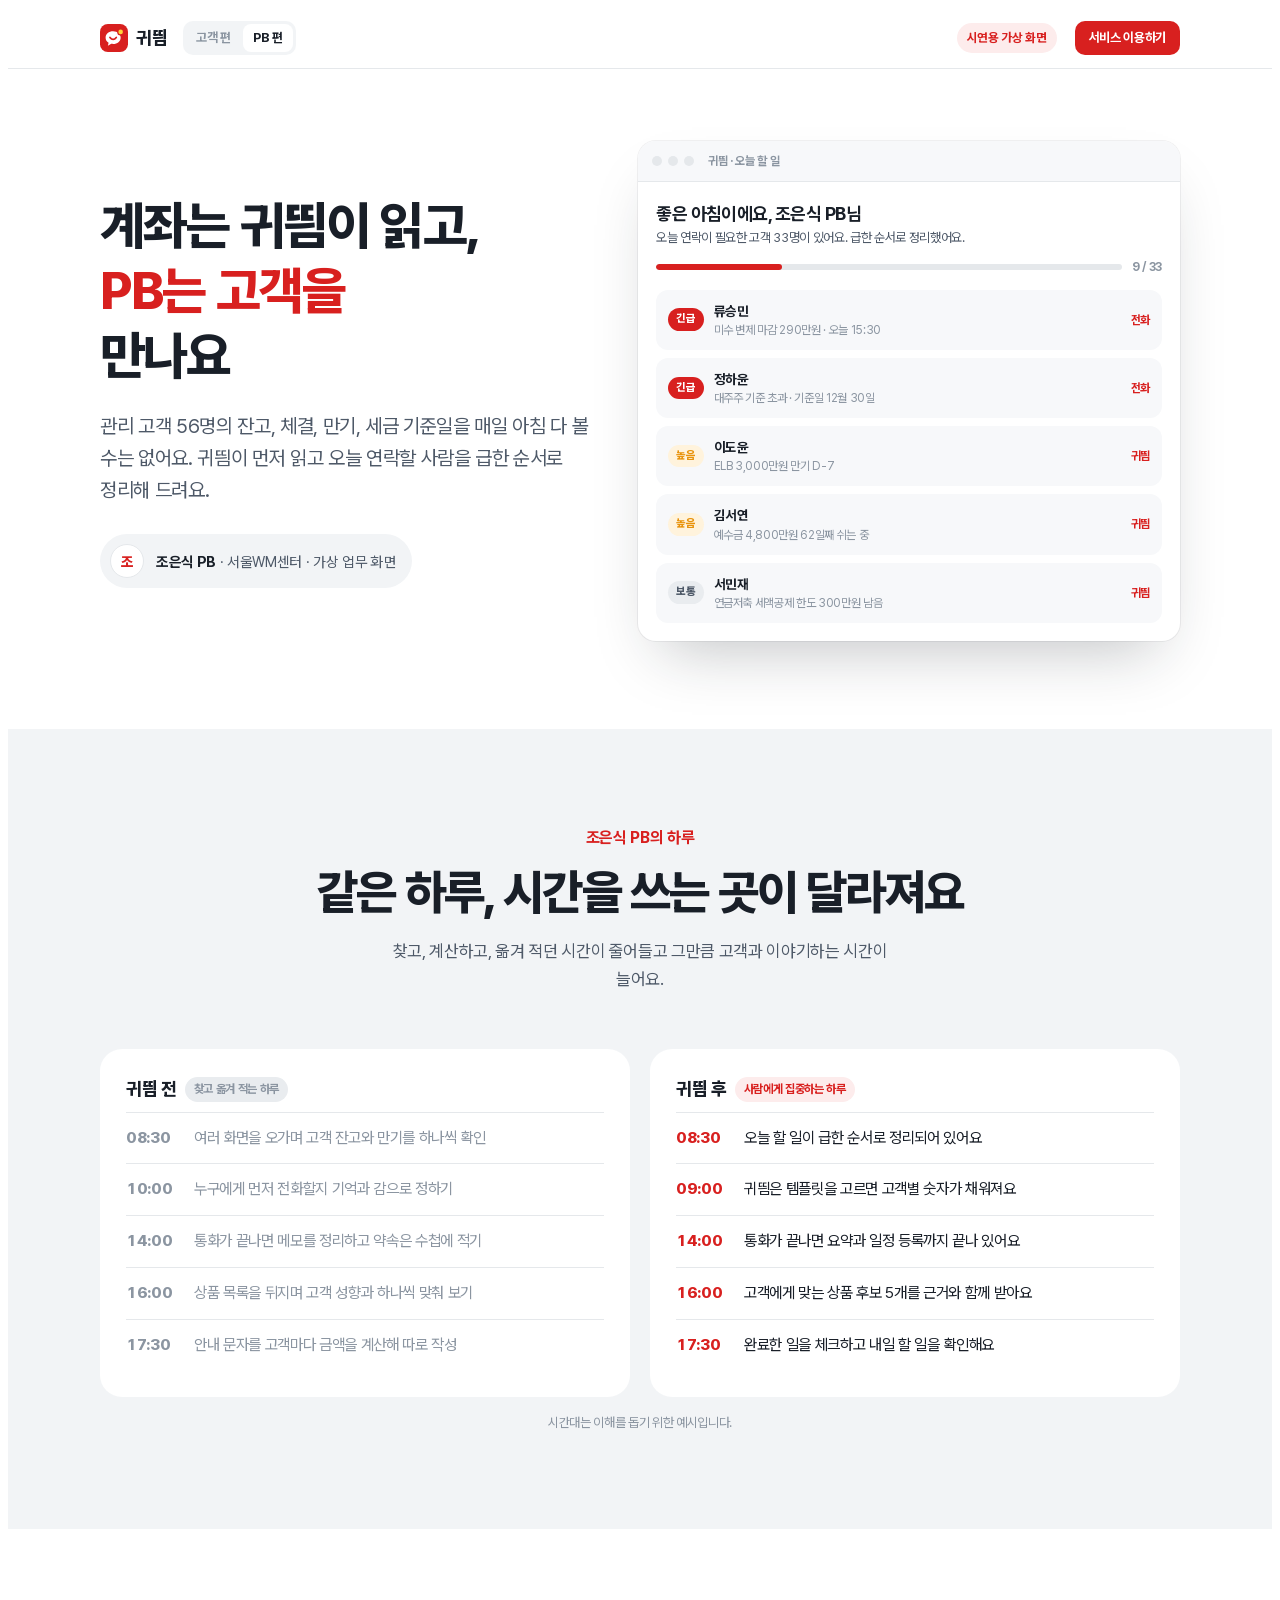
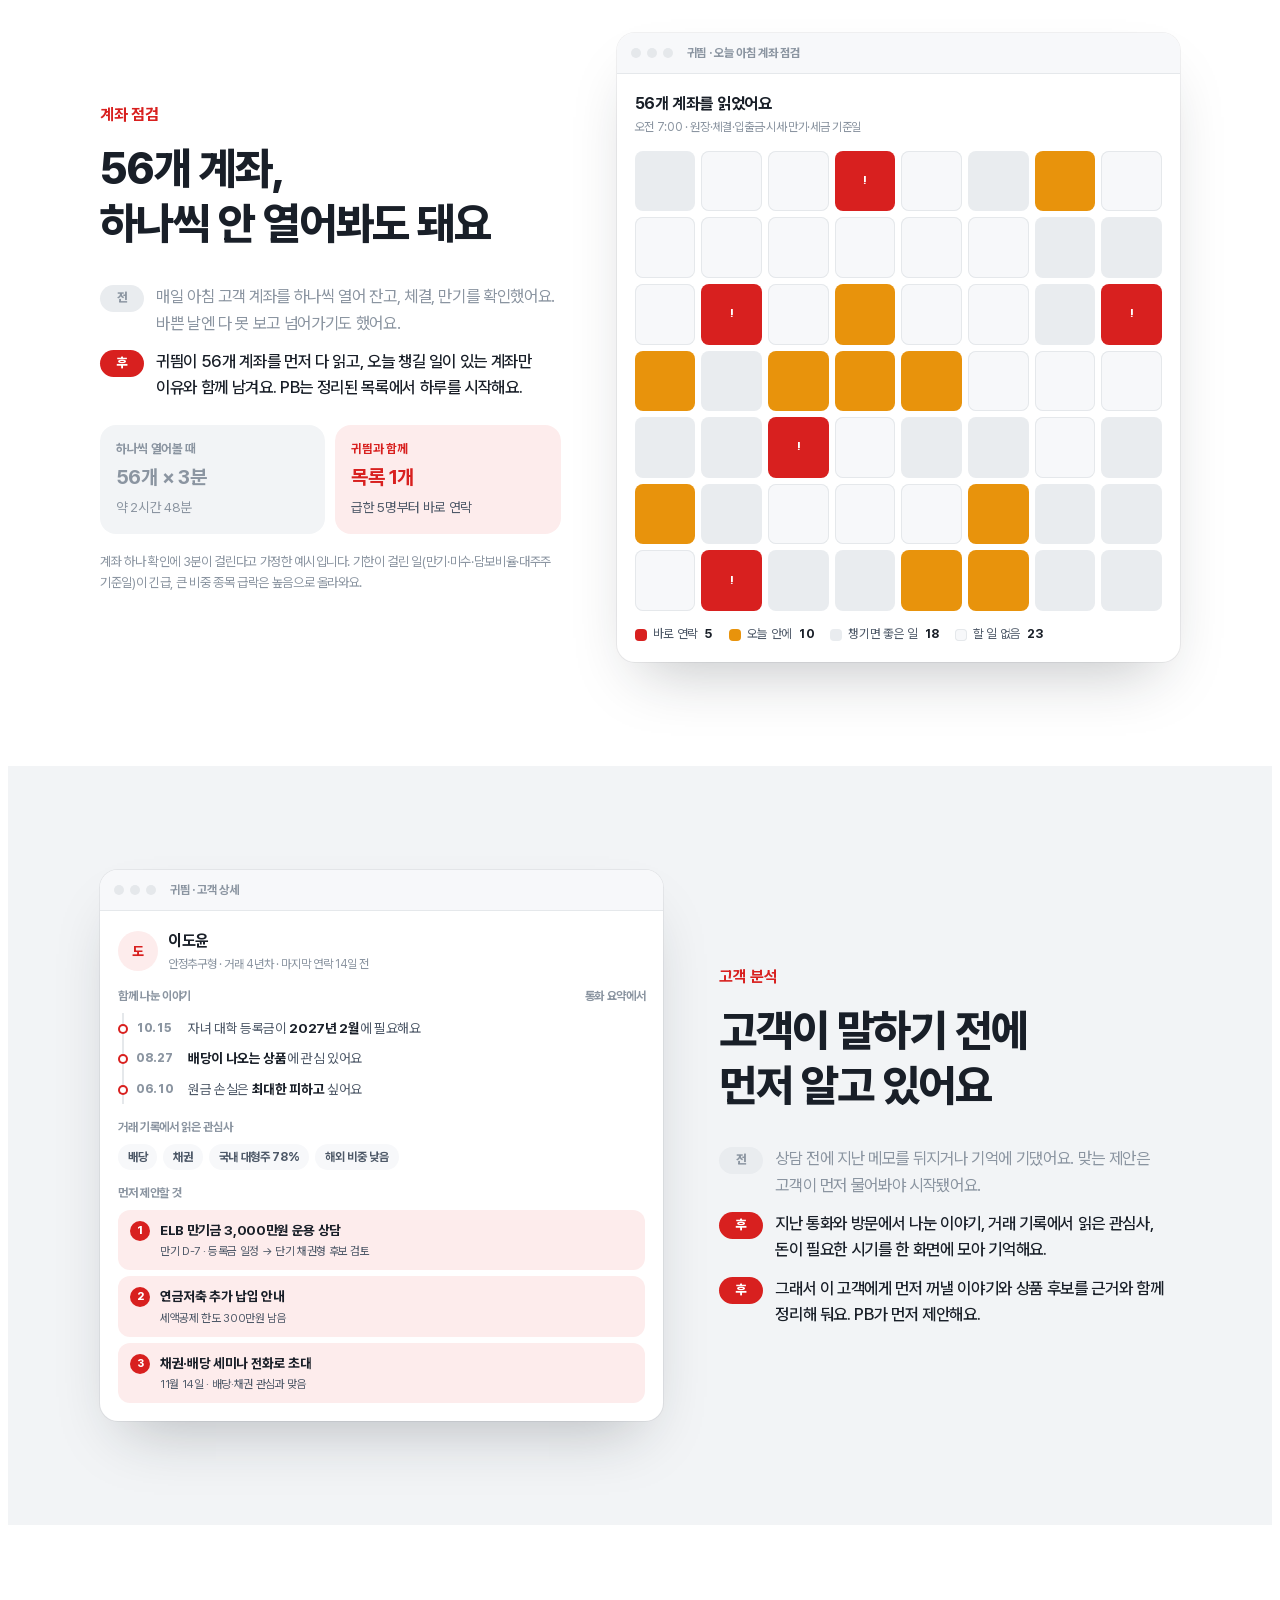
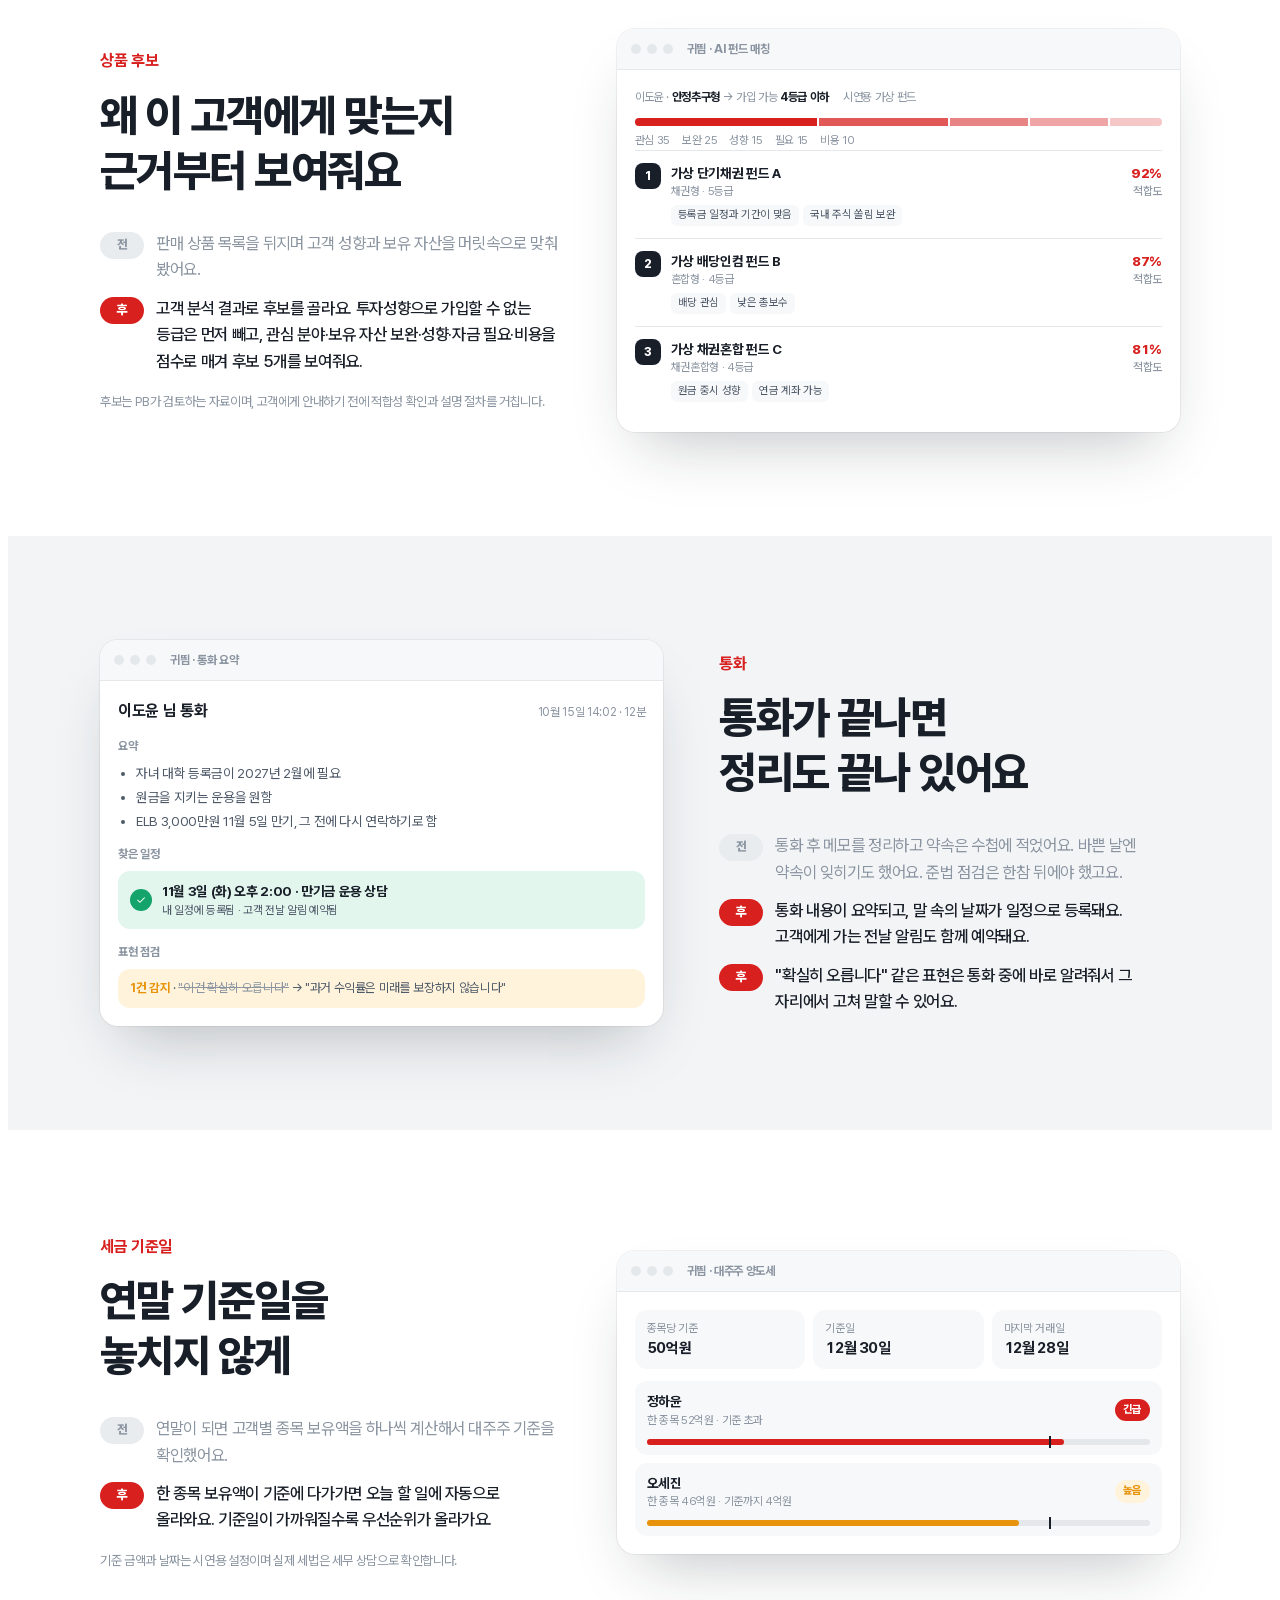
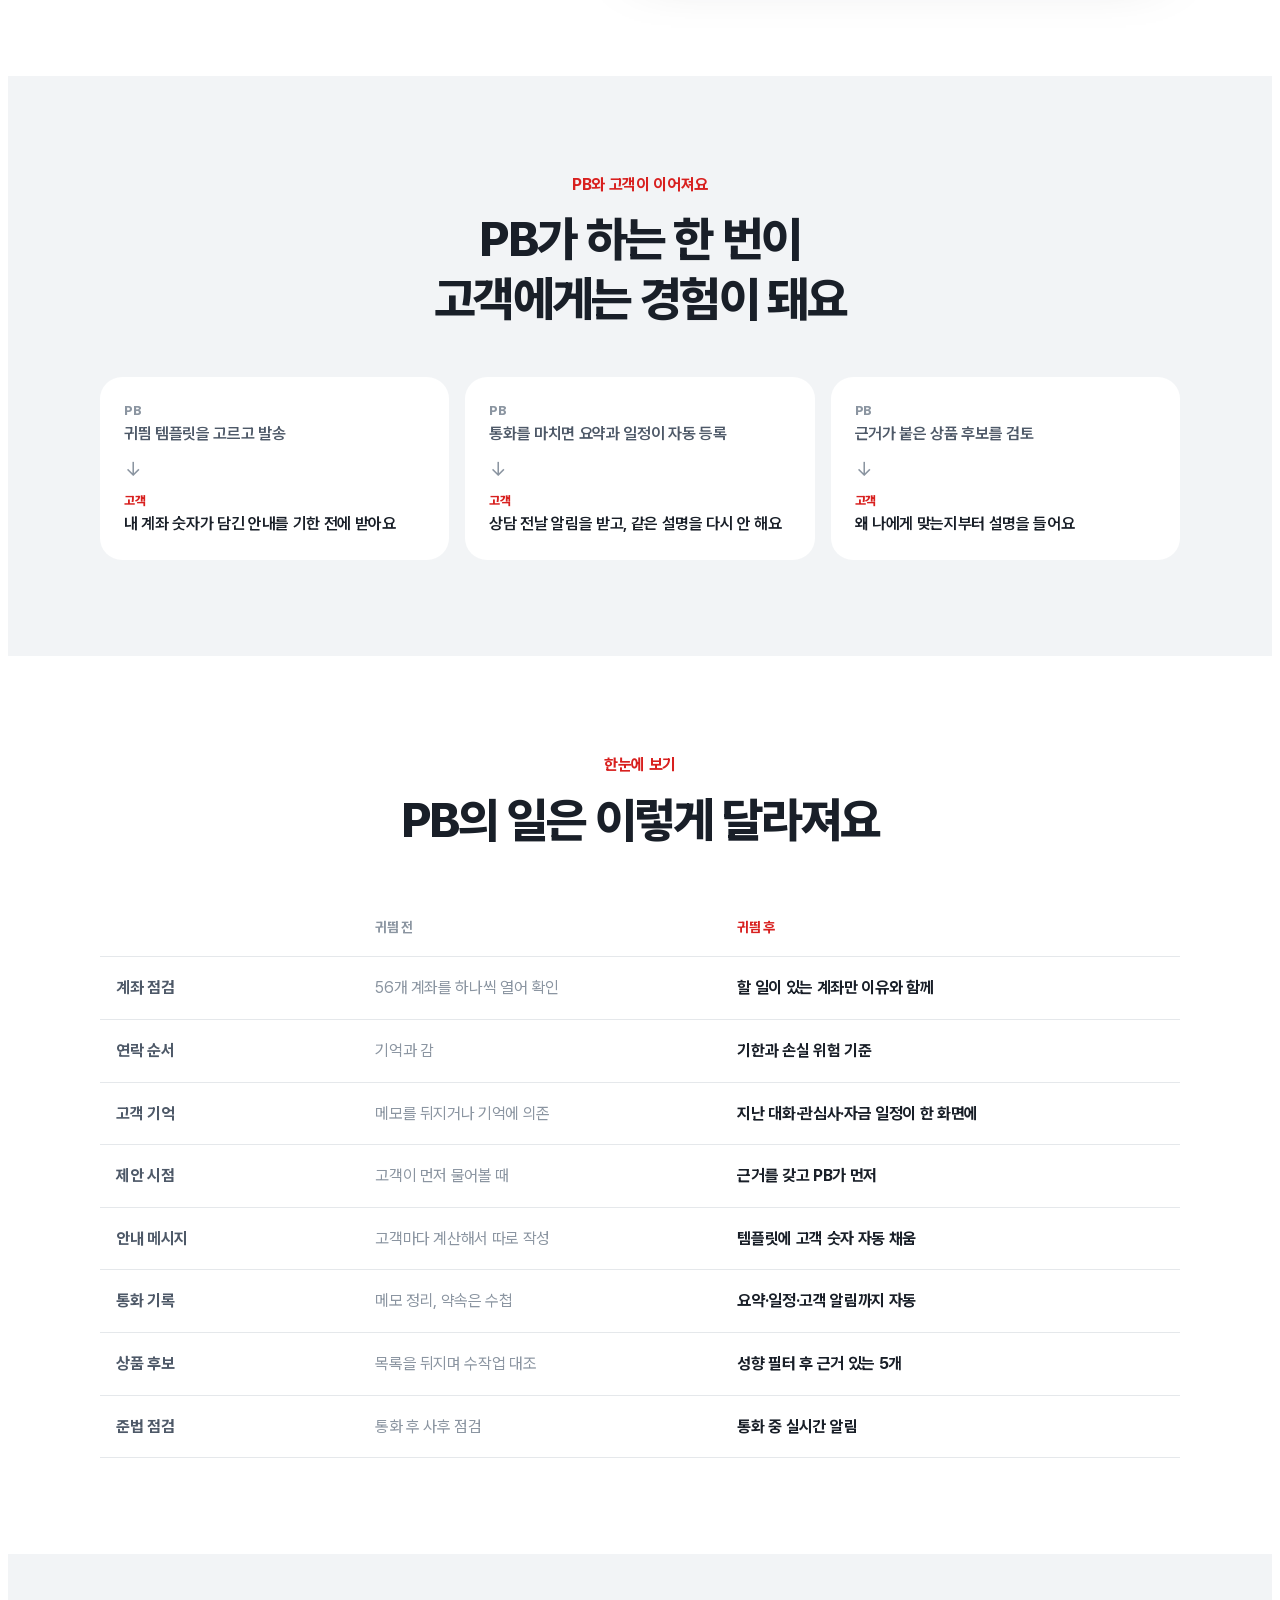
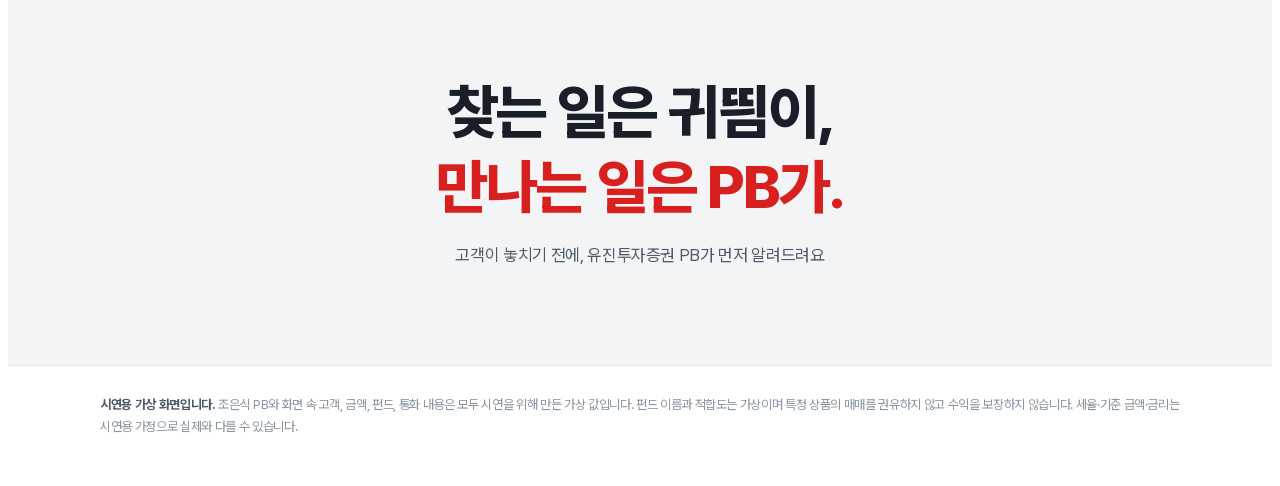
<file: pb.html>
<!doctype html>
<meta charset="utf-8">
<title>귀띔 PB 경험</title>
<meta name="claude:viewport-fit-sides" content="cover">
<link rel="preconnect" href="https://fonts.googleapis.com">
<link rel="preconnect" href="https://fonts.gstatic.com" crossorigin>
<link rel="stylesheet" href="fonts.css">
<link rel="stylesheet" href="https://fonts.googleapis.com/css2?family=Noto+Sans+KR:wght@400;500;700;800;900&display=swap">
<style>
/* 고객 편(landing.html)과 같은 토스식 원 메시지 섹션. 폰 대신 PB 워크스페이스 창 목업 */
:root {
  --brand: #D8201F;
  --brand-tint: #FDECEC;
  --bg: #FFFFFF;
  --bg-alt: #F2F4F6;
  --surface: #FFFFFF;
  --surface2: #F7F8FA;
  --fg: #191F28;
  --fg2: #4E5968;
  --fg3: #8B95A1;
  --line: #E5E8EB;
  --before-bg: #E9ECEF;
  --amber: #E8930C;
  --amber-tint: #FFF3DC;
  --green: #14A36B;
  --green-tint: #E3F6EE;
  --win-shadow: 0 30px 60px -24px rgba(25,31,40,.28), 0 0 0 1px rgba(25,31,40,.06);
  --font: 'Pretendard', 'Noto Sans KR', -apple-system, 'Apple SD Gothic Neo', 'Malgun Gothic', system-ui, sans-serif;
  --r: 22px;
}
@media (prefers-color-scheme: dark) {
  :root:not([data-theme="light"]) {
    --brand: #FF4D4A; --brand-tint: #3A1C1E;
    --bg: #101317; --bg-alt: #181C21; --surface: #1F242B; --surface2: #262C34;
    --fg: #F2F4F6; --fg2: #B0B8C1; --fg3: #7E8894; --line: #2F363E;
    --before-bg: #252A31;
    --amber: #F5A93A; --amber-tint: #3A2E17; --green: #2FC48A; --green-tint: #173328;
    --win-shadow: 0 30px 60px -24px rgba(0,0,0,.6), 0 0 0 1px rgba(255,255,255,.06);
    color-scheme: dark;
  }
}
:root[data-theme="dark"] {
  --brand: #FF4D4A; --brand-tint: #3A1C1E;
  --bg: #101317; --bg-alt: #181C21; --surface: #1F242B; --surface2: #262C34;
  --fg: #F2F4F6; --fg2: #B0B8C1; --fg3: #7E8894; --line: #2F363E;
  --before-bg: #252A31;
  --amber: #F5A93A; --amber-tint: #3A2E17; --green: #2FC48A; --green-tint: #173328;
  --win-shadow: 0 30px 60px -24px rgba(0,0,0,.6), 0 0 0 1px rgba(255,255,255,.06);
  color-scheme: dark;
}

* { box-sizing: border-box; }
body { background: var(--bg); color: var(--fg); font-family: var(--font); font-size: 17px; line-height: 1.6; letter-spacing: -0.02em; word-break: keep-all; overflow-wrap: break-word; -webkit-font-smoothing: antialiased; }
h1, h2, h3, p { margin: 0; }
h1, h2 { text-wrap: balance; font-weight: 800; letter-spacing: -0.035em; line-height: 1.25; }
a { color: inherit; }
:focus-visible { outline: 3px solid var(--brand); outline-offset: 2px; }

.band { padding-left: max(16px, env(safe-area-inset-left, 0px)); padding-right: max(16px, env(safe-area-inset-right, 0px)); }
.band.alt { background: var(--bg-alt); }
.wrap { max-width: 1080px; margin: 0 auto; }

.top { position: sticky; top: env(safe-area-inset-top, 0px); z-index: 20; background: color-mix(in srgb, var(--bg) 88%, transparent); backdrop-filter: blur(12px); border-bottom: 1px solid var(--line); }
body::before { content: ""; position: fixed; inset: 0 0 auto; height: env(safe-area-inset-top, 0px); z-index: 21; background: var(--bg); }
.top .wrap { display: flex; align-items: center; gap: 10px; height: 60px; }
.logo { display: flex; align-items: center; gap: 8px; font-weight: 800; font-size: 18px; }
.logo i { width: 26px; height: 26px; border-radius: 8px; background: var(--brand); color: #fff; font-style: normal; font-size: 14px; display: grid; place-items: center; }
.ed { margin-left: 6px; display: flex; gap: 2px; background: var(--bg-alt); padding: 3px; border-radius: 10px; font-size: 13px; font-weight: 700; }
.ed a, .ed span { padding: 4px 10px; border-radius: 8px; text-decoration: none; color: var(--fg3); }
.ed span { background: var(--surface); color: var(--fg); }
.demo { margin-left: auto; font-size: 12.5px; font-weight: 700; color: var(--brand); background: var(--brand-tint); padding: 5px 10px; border-radius: 99px; white-space: nowrap; }

/* 히어로 */
.hero .wrap { padding-block: 72px 88px; display: grid; grid-template-columns: .95fr 1.05fr; gap: 48px; align-items: center; }
.hero h1 { font-size: clamp(34px, 4.6vw, 52px); }
.hero h1 em { font-style: normal; color: var(--brand); }
.hero .lead { margin-top: 22px; font-size: clamp(17px, 2vw, 20px); color: var(--fg2); max-width: 28em; }
.persona { margin-top: 28px; display: inline-flex; align-items: center; gap: 12px; padding: 10px 16px 10px 10px; border-radius: 99px; background: var(--bg-alt); font-size: 14.5px; color: var(--fg2); }
.persona b { color: var(--fg); }
.persona .av { width: 34px; height: 34px; border-radius: 50%; background: var(--surface); display: grid; place-items: center; font-weight: 800; color: var(--brand); border: 1px solid var(--line); }

/* 워크스페이스 창 목업 */
.win { background: var(--surface); border-radius: 18px; box-shadow: var(--win-shadow); overflow: hidden; min-width: 0; font-size: 13.5px; line-height: 1.5; }
.win-bar { display: flex; align-items: center; gap: 6px; padding: 11px 14px; border-bottom: 1px solid var(--line); background: var(--surface2); }
.win-bar i { width: 10px; height: 10px; border-radius: 50%; background: var(--line); }
.win-bar span { margin-left: 8px; font-size: 12px; font-weight: 700; color: var(--fg3); }
.win-body { padding: 18px; }
.greet b { display: block; font-size: 18px; letter-spacing: -0.03em; }
.greet span { color: var(--fg2); font-size: 13px; }
.prog { margin-top: 10px; display: flex; align-items: center; gap: 10px; font-size: 12px; color: var(--fg3); font-weight: 700; }
.prog div { flex: 1; height: 6px; border-radius: 99px; background: var(--line); overflow: hidden; }
.prog div i { display: block; height: 100%; width: 27%; background: var(--brand); border-radius: 99px; }
.tasks { margin-top: 14px; display: flex; flex-direction: column; gap: 8px; }
.task { display: grid; grid-template-columns: auto 1fr auto; gap: 10px; align-items: center; padding: 11px 12px; border-radius: 12px; background: var(--surface2); animation: rise .5s cubic-bezier(.2,.8,.2,1) both; }
.task:nth-child(2) { animation-delay: .08s; } .task:nth-child(3) { animation-delay: .16s; } .task:nth-child(4) { animation-delay: .24s; } .task:nth-child(5) { animation-delay: .32s; }
.task > div { min-width: 0; }
.task b { font-size: 13.5px; }
.task small { display: block; color: var(--fg3); font-size: 12px; }
.task .go { font-size: 12px; font-weight: 700; color: var(--brand); white-space: nowrap; }
.pri { font-size: 11px; font-weight: 800; padding: 3px 8px; border-radius: 99px; white-space: nowrap; }
.pri.p3 { background: var(--brand); color: #fff; }
.pri.p2 { background: var(--amber-tint); color: var(--amber); }
.pri.p1 { background: var(--before-bg); color: var(--fg2); }
@keyframes rise { from { transform: translateY(10px); } to { transform: none; } }

/* 하루 비교 */
.day .wrap { padding-block: 96px; }
.sec-h { text-align: center; }
.sec-h .eb { font-size: 16px; font-weight: 700; color: var(--brand); margin-bottom: 12px; }
.sec-h h2 { font-size: clamp(30px, 4.6vw, 48px); }
.sec-h p { margin: 16px auto 0; color: var(--fg2); max-width: 32em; }
.days { margin-top: 56px; display: grid; grid-template-columns: 1fr 1fr; gap: 20px; }
.tl { background: var(--surface); border-radius: var(--r); padding: 26px; min-width: 0; }
.tl .lb { display: flex; align-items: center; gap: 8px; font-weight: 800; font-size: 18px; margin-bottom: 8px; }
.tl .chip { font-size: 12px; padding: 3px 9px; border-radius: 99px; font-weight: 700; }
.tl.b .chip { background: var(--before-bg); color: var(--fg3); }
.tl.a .chip { background: var(--brand-tint); color: var(--brand); }
.tl ol { list-style: none; margin: 0; padding: 0; }
.tl li { display: grid; grid-template-columns: 56px 1fr; gap: 12px; padding: 13px 0; border-top: 1px solid var(--line); font-size: 15.5px; }
.tl li time { font-weight: 800; font-variant-numeric: tabular-nums; color: var(--fg3); }
.tl.b li span { color: var(--fg3); }
.tl.a li time { color: var(--brand); }
.foot-note { margin-top: 16px; text-align: center; font-size: 13px; color: var(--fg3); }

/* 모먼트 */
.moment .wrap { display: grid; grid-template-columns: .9fr 1.1fr; gap: 56px; align-items: center; padding-block: 104px; }
.moment.flip .wrap { grid-template-columns: 1.1fr .9fr; }
.moment.flip .txt { order: 2; }
.moment .txt { min-width: 0; }
.moment .eb { font-size: 16px; font-weight: 700; color: var(--brand); margin-bottom: 14px; }
.moment h2 { font-size: clamp(30px, 4.2vw, 44px); }
.pair { margin-top: 32px; display: flex; flex-direction: column; gap: 12px; max-width: 30em; }
.pair div { display: grid; grid-template-columns: 44px 1fr; gap: 12px; align-items: start; font-size: 16.5px; }
.pair span { font-size: 13px; font-weight: 800; text-align: center; padding: 3px 0; border-radius: 99px; margin-top: 2px; }
.pair .b span { background: var(--before-bg); color: var(--fg3); }
.pair .b p { color: var(--fg3); }
.pair .a span { background: var(--brand); color: #fff; }
.pair .a p { color: var(--fg); font-weight: 500; }
.note { margin-top: 18px; font-size: 13px; color: var(--fg3); }

/* 계좌 점검 창 */
.calc { margin-top: 24px; display: grid; grid-template-columns: 1fr 1fr; gap: 10px; max-width: 30em; }
.calc div { background: var(--bg-alt); border-radius: 16px; padding: 14px 16px; min-width: 0; }
.calc small { display: block; font-size: 12.5px; color: var(--fg3); font-weight: 700; }
.calc b { display: block; font-size: 20px; letter-spacing: -0.03em; margin-top: 2px; color: var(--fg3); }
.calc span { font-size: 13.5px; color: var(--fg3); }
.calc .on { background: var(--brand-tint); }
.calc .on small, .calc .on b { color: var(--brand); }
.calc .on span { color: var(--fg2); }
.scan-h b { display: block; font-size: 16px; }
.scan-h small { color: var(--fg3); font-size: 12px; }
.tiles { margin-top: 14px; display: grid; grid-template-columns: repeat(8, 1fr); gap: 6px; }
.tiles i { aspect-ratio: 1; max-width: 100%; border-radius: 8px; background: var(--surface2); box-shadow: inset 0 0 0 1px var(--line); display: grid; place-items: center; font-style: normal; font-size: 11px; font-weight: 800; color: #fff; }
.tiles .t3, .legend .t3 { background: var(--brand); box-shadow: none; }
.tiles .t2, .legend .t2 { background: var(--amber); box-shadow: none; }
.tiles .t1, .legend .t1 { background: var(--before-bg); box-shadow: none; }
.legend { margin-top: 14px; display: flex; flex-wrap: wrap; gap: 6px 16px; font-size: 12.5px; color: var(--fg2); }
.legend span { display: flex; align-items: center; gap: 6px; }
.legend i { width: 12px; height: 12px; border-radius: 4px; background: var(--surface2); box-shadow: inset 0 0 0 1px var(--line); }
.legend b { color: var(--fg); font-variant-numeric: tabular-nums; }

/* 고객 분석 창 */
.who-h { display: flex; align-items: center; gap: 10px; }
.who-h .av { flex: none; width: 40px; height: 40px; border-radius: 50%; background: var(--brand-tint); color: var(--brand); font-weight: 800; display: grid; place-items: center; }
.who-h b { font-size: 16px; display: block; }
.who-h small { color: var(--fg3); font-size: 12px; }
.mem { display: flex; flex-direction: column; border-left: 2px solid var(--line); margin-left: 4px; }
.mem div { display: grid; grid-template-columns: 44px 1fr; gap: 8px; padding: 5px 0 5px 12px; position: relative; color: var(--fg2); }
.mem div::before { content: ""; position: absolute; left: -6px; top: 11px; width: 10px; height: 10px; border-radius: 50%; background: var(--surface); box-shadow: inset 0 0 0 2px var(--brand); }
.mem time { font-weight: 800; color: var(--fg3); font-size: 12px; font-variant-numeric: tabular-nums; padding-top: 1px; }
.mem b { color: var(--fg); }
.chips { display: flex; flex-wrap: wrap; gap: 6px; }
.chips span { font-size: 12px; font-weight: 700; padding: 4px 10px; border-radius: 99px; background: var(--surface2); color: var(--fg2); }
.sug { display: flex; flex-direction: column; gap: 6px; }
.sug div { display: flex; gap: 10px; align-items: flex-start; padding: 10px 12px; border-radius: 12px; background: var(--brand-tint); }
.sug i { flex: none; width: 20px; height: 20px; border-radius: 50%; background: var(--brand); color: #fff; font-style: normal; font-size: 11px; font-weight: 800; display: grid; place-items: center; margin-top: 1px; }
.sug span { min-width: 0; }
.sug b { font-size: 13.5px; display: block; }
.sug small { font-size: 11.5px; color: var(--fg2); }

/* 귀띔 창 */
.tpls { display: flex; flex-wrap: wrap; gap: 6px; }
.tpls span { padding: 6px 10px; border-radius: 10px; background: var(--surface2); font-size: 12.5px; font-weight: 600; color: var(--fg2); }
.tpls span.on { background: var(--brand-tint); color: var(--brand); box-shadow: inset 0 0 0 1.5px var(--brand); }
.split { margin-top: 14px; display: grid; grid-template-columns: 1fr 1fr; gap: 12px; }
.split > div { min-width: 0; }
.mini-h { font-size: 12px; font-weight: 700; color: var(--fg3); margin-bottom: 8px; display: flex; justify-content: space-between; }
.rcp { display: flex; align-items: center; gap: 8px; padding: 8px 0; border-top: 1px solid var(--line); }
.rcp .ck { flex: none; width: 16px; height: 16px; border-radius: 5px; border: 1.5px solid var(--line); }
.rcp .ck.on { background: var(--brand); border-color: var(--brand); }
.rcp div { min-width: 0; }
.rcp b { font-size: 13px; }
.rcp small { display: block; font-size: 11.5px; color: var(--fg3); }
.pv { background: var(--surface2); border-radius: 12px; padding: 12px; font-size: 12.5px; color: var(--fg2); }
.pv b { display: block; color: var(--fg); margin-bottom: 4px; }
.pv mark { background: var(--brand-tint); color: var(--brand); font-weight: 700; padding: 0 3px; border-radius: 4px; }
.send { margin-top: 12px; text-align: center; padding: 10px; border-radius: 10px; background: var(--brand); color: #fff; font-weight: 700; font-size: 13px; }

/* 통화 요약 창 */
.sum-h { display: flex; justify-content: space-between; align-items: baseline; gap: 10px; flex-wrap: wrap; }
.sum-h b { font-size: 16px; }
.sum-h small { color: var(--fg3); font-size: 12px; }
.blk { margin-top: 14px; }
.blk ul { margin: 0; padding-left: 18px; color: var(--fg2); display: flex; flex-direction: column; gap: 4px; }
.ev { display: flex; align-items: center; gap: 10px; padding: 10px 12px; border-radius: 12px; background: var(--green-tint); color: var(--fg); margin-top: 6px; }
.ev i { font-style: normal; flex: none; width: 22px; height: 22px; border-radius: 50%; background: var(--green); color: #fff; font-size: 12px; display: grid; place-items: center; }
.ev small { display: block; color: var(--fg2); font-size: 11.5px; }
.cp { margin-top: 6px; padding: 10px 12px; border-radius: 12px; background: var(--amber-tint); font-size: 12.5px; color: var(--fg2); }
.cp b { color: var(--amber); }
.cp s { color: var(--fg3); }

/* 펀드 매칭 창 */
.meta { display: flex; flex-wrap: wrap; gap: 6px 14px; font-size: 12px; color: var(--fg3); }
.meta b { color: var(--fg); }
.wts { display: flex; height: 8px; border-radius: 99px; overflow: hidden; margin-top: 12px; gap: 2px; }
.wts i { display: block; background: var(--brand); }
.wts i:nth-child(2) { opacity: .75; } .wts i:nth-child(3) { opacity: .55; } .wts i:nth-child(4) { opacity: .4; } .wts i:nth-child(5) { opacity: .25; }
.wts-cap { display: flex; flex-wrap: wrap; gap: 4px 12px; font-size: 11.5px; color: var(--fg3); margin-top: 6px; }
.fd { display: grid; grid-template-columns: 26px 1fr 56px; gap: 10px; align-items: start; padding: 12px 0; border-top: 1px solid var(--line); }
.fd:first-of-type { margin-top: 12px; }
.fd .rk { width: 26px; height: 26px; border-radius: 8px; background: var(--fg); color: var(--surface); font-weight: 800; font-size: 12px; display: grid; place-items: center; }
.fd > div { min-width: 0; }
.fd b { font-size: 13.5px; }
.fd small { display: block; font-size: 11.5px; color: var(--fg3); }
.fd .why { display: flex; flex-wrap: wrap; gap: 4px; margin-top: 5px; }
.fd .why span { font-size: 11px; padding: 2px 7px; border-radius: 6px; background: var(--surface2); color: var(--fg2); }
.fd .m { text-align: right; font-weight: 800; color: var(--brand); font-variant-numeric: tabular-nums; }
.fd .m small { font-weight: 500; }

/* 대주주 창 */
.rule { display: grid; grid-template-columns: repeat(3, 1fr); gap: 8px; }
.rule div { background: var(--surface2); border-radius: 12px; padding: 10px 12px; min-width: 0; }
.rule small { display: block; font-size: 11.5px; color: var(--fg3); }
.rule b { font-size: 15px; font-variant-numeric: tabular-nums; }
.mj { margin-top: 12px; display: flex; flex-direction: column; gap: 8px; }
.mj > div { display: grid; grid-template-columns: 1fr auto; gap: 10px; align-items: center; padding: 10px 12px; border-radius: 12px; background: var(--surface2); }
.mj b { font-size: 13.5px; }
.mj small { display: block; font-size: 11.5px; color: var(--fg3); }
.gauge { grid-column: 1 / -1; height: 6px; border-radius: 99px; background: var(--line); position: relative; }
.gauge i { position: absolute; inset: 0 auto 0 0; border-radius: 99px; background: var(--amber); }
.gauge.over i { background: var(--brand); }
.gauge::after { content: ""; position: absolute; top: -3px; bottom: -3px; left: 80%; width: 2px; background: var(--fg); }

/* 연결 */
.link .wrap { padding-block: 96px; }
.chain { margin-top: 48px; display: grid; grid-template-columns: repeat(3, 1fr); gap: 16px; }
.lk { background: var(--surface); border-radius: var(--r); padding: 24px; min-width: 0; display: flex; flex-direction: column; gap: 12px; }
.lk .who { font-size: 12.5px; font-weight: 800; }
.lk .pb .who { color: var(--fg3); }
.lk .cu .who { color: var(--brand); }
.lk p { font-size: 16px; font-weight: 600; }
.lk .arr { color: var(--fg3); font-size: 20px; line-height: 1; }
.lk .cu p { color: var(--fg); }
.lk .pb p { color: var(--fg2); }
.go-cust { display: inline-block; margin-top: 28px; padding: 14px 22px; border-radius: 14px; background: var(--brand-tint); color: var(--brand); font-weight: 700; text-decoration: none; }
.go-cust:hover { background: var(--brand); color: #fff; }

/* 표 */
.table .wrap { padding-block: 96px; }
.tbl-wrap { margin-top: 48px; overflow-x: auto; }
table { width: 100%; min-width: 600px; border-collapse: collapse; font-size: 16px; }
th, td { text-align: left; padding: 18px 16px; border-bottom: 1px solid var(--line); vertical-align: top; }
thead th { font-size: 14px; color: var(--fg3); font-weight: 700; }
thead th:last-child { color: var(--brand); }
tbody th { font-weight: 700; color: var(--fg2); width: 24%; }
td.b { color: var(--fg3); }
td.a { font-weight: 700; }

/* 순환 */
.how .wrap { padding-block: 96px; }
.loop { margin-top: 48px; display: grid; grid-template-columns: repeat(4, 1fr); gap: 16px; }
.st { background: var(--surface); border-radius: var(--r); padding: 24px; min-width: 0; }
.st .n { font-size: 14px; font-weight: 800; color: var(--brand); }
.st h3 { font-size: 19px; font-weight: 800; margin-top: 10px; letter-spacing: -0.03em; }
.st p { font-size: 14.5px; color: var(--fg2); margin-top: 8px; }
.loop-cap { margin-top: 16px; text-align: center; color: var(--fg2); font-size: 15px; }

.end .wrap { padding-block: 120px 96px; text-align: center; }
.end h2 { font-size: clamp(34px, 6vw, 60px); }
.end h2 em { font-style: normal; color: var(--brand); }
.end p { margin-top: 18px; color: var(--fg2); }
.start { margin-top: 36px; display: flex; flex-direction: column; align-items: center; gap: 14px; }
.start-btn { display: inline-block; padding: 20px 40px; border-radius: 18px; background: var(--brand); color: #fff; font-size: 19px; font-weight: 800; text-decoration: none; box-shadow: 0 14px 30px -12px var(--brand); transition: transform .15s; }
.start-btn:hover { transform: translateY(-2px); }
.start-sub { font-size: 14px; color: var(--fg3); }
.go-app { margin-left: 8px; padding: 7px 14px; border-radius: 10px; background: var(--brand); color: #fff; font-size: 13px; font-weight: 700; text-decoration: none; white-space: nowrap; }
@media (max-width: 520px) { .go-app { margin-left: 4px; padding: 6px 10px; font-size: 12px; } }
.foot { border-top: 1px solid var(--line); }
.foot .wrap { padding-block: 28px 40px; font-size: 13px; color: var(--fg3); line-height: 1.7; }
.foot b { color: var(--fg2); }

@media (prefers-reduced-motion: reduce) { .task { animation: none; } }
@media (max-width: 900px) {
  .hero .wrap, .moment .wrap, .moment.flip .wrap { grid-template-columns: 1fr; gap: 40px; padding-block: 64px; }
  .moment.flip .txt { order: 0; }
  .days, .chain { grid-template-columns: 1fr; }
  .loop { grid-template-columns: 1fr 1fr; }
  .day .wrap, .link .wrap, .table .wrap, .how .wrap { padding-block: 72px; }
}
@media (max-width: 520px) {
  body { font-size: 16px; }
  .loop, .split, .rule { grid-template-columns: 1fr; }
  .tl { padding: 20px; }
  .tl li { grid-template-columns: 48px 1fr; }
  .ed { display: none; }
  .task { grid-template-columns: auto 1fr; }
  .task .go { display: none; }
}
</style>

<header class="top band">
  <div class="wrap">
    <div class="logo"><svg width="28" height="28" viewBox="0 0 32 32" aria-hidden="true"><rect width="32" height="32" rx="9" fill="#D8201F"/><path d="M15 8.4c-4.9 0-8.6 3.1-8.6 7.2 0 2.4 1.3 4.5 3.4 5.8l-.8 3.5 3.9-2.2c.7.1 1.4.2 2.1.2 4.9 0 8.6-3.1 8.6-7.2S19.9 8.4 15 8.4z" fill="#fff"/><path d="M11.4 15.4c1.2 1.6 2.4 2.3 3.6 2.3s2.4-.7 3.6-2.3" fill="none" stroke="#D8201F" stroke-width="2" stroke-linecap="round"/><circle cx="23.6" cy="9" r="4" fill="#D8201F"/><circle cx="23.6" cy="9" r="2.6" fill="#FFD43B"/></svg>귀띔</div>
    <nav class="ed" aria-label="소개 페이지"><a href="landing.html">고객 편</a><span>PB 편</span></nav>
    <span class="demo">시연용 가상 화면</span>
    <a class="go-app" href="app.html">서비스 이용하기</a>
  </div>
</header>

<section class="hero band">
  <div class="wrap">
    <div>
      <h1>계좌는 귀띔이 읽고,<br><em>PB는 고객을</em><br>만나요</h1>
      <p class="lead">관리 고객 56명의 잔고, 체결, 만기, 세금 기준일을 매일 아침 다 볼 수는 없어요. 귀띔이 먼저 읽고 오늘 연락할 사람을 급한 순서로 정리해 드려요.</p>
      <div class="persona"><span class="av">조</span><span><b>조은식 PB</b> · 서울WM센터 · 가상 업무 화면</span></div>
    </div>
    <div class="win" aria-label="귀띔 오늘 할 일 화면">
      <div class="win-bar"><i></i><i></i><i></i><span>귀띔 · 오늘 할 일</span></div>
      <div class="win-body">
        <div class="greet"><b>좋은 아침이에요, 조은식 PB님</b><span>오늘 연락이 필요한 고객 33명이 있어요. 급한 순서로 정리했어요.</span></div>
        <div class="prog"><div><i></i></div>9 / 33</div>
        <div class="tasks">
          <div class="task"><span class="pri p3">긴급</span><div><b>류승민</b><small>미수 변제 마감 290만원 · 오늘 15:30</small></div><span class="go">전화</span></div>
          <div class="task"><span class="pri p3">긴급</span><div><b>정하윤</b><small>대주주 기준 초과 · 기준일 12월 30일</small></div><span class="go">전화</span></div>
          <div class="task"><span class="pri p2">높음</span><div><b>이도윤</b><small>ELB 3,000만원 만기 D-7</small></div><span class="go">귀띔</span></div>
          <div class="task"><span class="pri p2">높음</span><div><b>김서연</b><small>예수금 4,800만원 62일째 쉬는 중</small></div><span class="go">귀띔</span></div>
          <div class="task"><span class="pri p1">보통</span><div><b>서민재</b><small>연금저축 세액공제 한도 300만원 남음</small></div><span class="go">귀띔</span></div>
        </div>
      </div>
    </div>
  </div>
</section>

<section class="day band alt">
  <div class="wrap">
    <div class="sec-h">
      <div class="eb">조은식 PB의 하루</div>
      <h2>같은 하루, 시간을 쓰는 곳이 달라져요</h2>
      <p>찾고, 계산하고, 옮겨 적던 시간이 줄어들고 그만큼 고객과 이야기하는 시간이 늘어요.</p>
    </div>
    <div class="days">
      <div class="tl b">
        <div class="lb">귀띔 전 <span class="chip">찾고 옮겨 적는 하루</span></div>
        <ol>
          <li><time>08:30</time><span>여러 화면을 오가며 고객 잔고와 만기를 하나씩 확인</span></li>
          <li><time>10:00</time><span>누구에게 먼저 전화할지 기억과 감으로 정하기</span></li>
          <li><time>14:00</time><span>통화가 끝나면 메모를 정리하고 약속은 수첩에 적기</span></li>
          <li><time>16:00</time><span>상품 목록을 뒤지며 고객 성향과 하나씩 맞춰 보기</span></li>
          <li><time>17:30</time><span>안내 문자를 고객마다 금액을 계산해 따로 작성</span></li>
        </ol>
      </div>
      <div class="tl a">
        <div class="lb">귀띔 후 <span class="chip">사람에게 집중하는 하루</span></div>
        <ol>
          <li><time>08:30</time><span>오늘 할 일이 급한 순서로 정리되어 있어요</span></li>
          <li><time>09:00</time><span>귀띔은 템플릿을 고르면 고객별 숫자가 채워져요</span></li>
          <li><time>14:00</time><span>통화가 끝나면 요약과 일정 등록까지 끝나 있어요</span></li>
          <li><time>16:00</time><span>고객에게 맞는 상품 후보 5개를 근거와 함께 받아요</span></li>
          <li><time>17:30</time><span>완료한 일을 체크하고 내일 할 일을 확인해요</span></li>
        </ol>
      </div>
    </div>
    <p class="foot-note">시간대는 이해를 돕기 위한 예시입니다.</p>
  </div>
</section>

<section class="moment band" id="todo">
  <div class="wrap">
    <div class="txt">
      <div class="eb">계좌 점검</div>
      <h2>56개 계좌,<br>하나씩 안 열어봐도 돼요</h2>
      <div class="pair">
        <div class="b"><span>전</span><p>매일 아침 고객 계좌를 하나씩 열어 잔고, 체결, 만기를 확인했어요. 바쁜 날엔 다 못 보고 넘어가기도 했어요.</p></div>
        <div class="a"><span>후</span><p>귀띔이 56개 계좌를 먼저 다 읽고, 오늘 챙길 일이 있는 계좌만 이유와 함께 남겨요. PB는 정리된 목록에서 하루를 시작해요.</p></div>
      </div>
      <div class="calc">
        <div><small>하나씩 열어볼 때</small><b>56개 × 3분</b><span>약 2시간 48분</span></div>
        <div class="on"><small>귀띔과 함께</small><b>목록 1개</b><span>급한 5명부터 바로 연락</span></div>
      </div>
      <p class="note">계좌 하나 확인에 3분이 걸린다고 가정한 예시입니다. 기한이 걸린 일(만기·미수·담보비율·대주주 기준일)이 긴급, 큰 비중 종목 급락은 높음으로 올라와요.</p>
    </div>
    <div class="win" aria-label="계좌 56개 점검 결과">
      <div class="win-bar"><i></i><i></i><i></i><span>귀띔 · 오늘 아침 계좌 점검</span></div>
      <div class="win-body">
        <div class="scan-h"><b>56개 계좌를 읽었어요</b><small>오전 7:00 · 원장·체결·입출금·시세·만기·세금 기준일</small></div>
        <div class="tiles" id="tiles" aria-hidden="true"></div>
        <div class="legend">
          <span><i class="t3"></i>바로 연락 <b>5</b></span>
          <span><i class="t2"></i>오늘 안에 <b>10</b></span>
          <span><i class="t1"></i>챙기면 좋은 일 <b>18</b></span>
          <span><i class="t0"></i>할 일 없음 <b>23</b></span>
        </div>
      </div>
    </div>
  </div>
</section>

<section class="moment band alt flip" id="memory">
  <div class="wrap">
    <div class="txt">
      <div class="eb">고객 분석</div>
      <h2>고객이 말하기 전에<br>먼저 알고 있어요</h2>
      <div class="pair">
        <div class="b"><span>전</span><p>상담 전에 지난 메모를 뒤지거나 기억에 기댔어요. 맞는 제안은 고객이 먼저 물어봐야 시작됐어요.</p></div>
        <div class="a"><span>후</span><p>지난 통화와 방문에서 나눈 이야기, 거래 기록에서 읽은 관심사, 돈이 필요한 시기를 한 화면에 모아 기억해요.</p></div>
        <div class="a"><span>후</span><p>그래서 이 고객에게 먼저 꺼낼 이야기와 상품 후보를 근거와 함께 정리해 둬요. PB가 먼저 제안해요.</p></div>
      </div>
    </div>
    <div class="win" aria-label="고객 분석 화면">
      <div class="win-bar"><i></i><i></i><i></i><span>귀띔 · 고객 상세</span></div>
      <div class="win-body">
        <div class="who-h"><span class="av">도</span><div><b>이도윤</b><small>안정추구형 · 거래 4년차 · 마지막 연락 14일 전</small></div></div>
        <div class="blk"><div class="mini-h"><span>함께 나눈 이야기</span><span>통화 요약에서</span></div>
          <div class="mem">
            <div><time>10.15</time><span>자녀 대학 등록금이 <b>2027년 2월</b>에 필요해요</span></div>
            <div><time>08.27</time><span><b>배당이 나오는 상품</b>에 관심 있어요</span></div>
            <div><time>06.10</time><span>원금 손실은 <b>최대한 피하고</b> 싶어요</span></div>
          </div></div>
        <div class="blk"><div class="mini-h"><span>거래 기록에서 읽은 관심사</span></div>
          <div class="chips"><span>배당</span><span>채권</span><span>국내 대형주 78%</span><span>해외 비중 낮음</span></div></div>
        <div class="blk"><div class="mini-h"><span>먼저 제안할 것</span></div>
          <div class="sug">
            <div><i>1</i><span><b>ELB 만기금 3,000만원 운용 상담</b><small>만기 D-7 · 등록금 일정 → 단기 채권형 후보 검토</small></span></div>
            <div><i>2</i><span><b>연금저축 추가 납입 안내</b><small>세액공제 한도 300만원 남음</small></span></div>
            <div><i>3</i><span><b>채권·배당 세미나 전화로 초대</b><small>11월 14일 · 배당·채권 관심과 맞음</small></span></div>
          </div></div>
      </div>
    </div>
  </div>
</section>

<section class="moment band" id="match">
  <div class="wrap">
    <div class="txt">
      <div class="eb">상품 후보</div>
      <h2>왜 이 고객에게 맞는지<br>근거부터 보여줘요</h2>
      <div class="pair">
        <div class="b"><span>전</span><p>판매 상품 목록을 뒤지며 고객 성향과 보유 자산을 머릿속으로 맞춰 봤어요.</p></div>
        <div class="a"><span>후</span><p>고객 분석 결과로 후보를 골라요. 투자성향으로 가입할 수 없는 등급은 먼저 빼고, 관심 분야·보유 자산 보완·성향·자금 필요·비용을 점수로 매겨 후보 5개를 보여줘요.</p></div>
      </div>
      <p class="note">후보는 PB가 검토하는 자료이며, 고객에게 안내하기 전에 적합성 확인과 설명 절차를 거칩니다.</p>
    </div>
    <div class="win" aria-label="AI 펀드 매칭 화면">
      <div class="win-bar"><i></i><i></i><i></i><span>귀띔 · AI 펀드 매칭</span></div>
      <div class="win-body">
        <div class="meta"><span>이도윤 · <b>안정추구형</b> → 가입 가능 <b>4등급 이하</b></span><span>시연용 가상 펀드</span></div>
        <div class="wts" aria-hidden="true"><i style="flex:35"></i><i style="flex:25"></i><i style="flex:15"></i><i style="flex:15"></i><i style="flex:10"></i></div>
        <div class="wts-cap"><span>관심 35</span><span>보완 25</span><span>성향 15</span><span>필요 15</span><span>비용 10</span></div>
        <div class="fd"><span class="rk">1</span><div><b>가상 단기채권 펀드 A</b><small>채권형 · 5등급</small><div class="why"><span>등록금 일정과 기간이 맞음</span><span>국내 주식 쏠림 보완</span></div></div><div class="m">92%<small>적합도</small></div></div>
        <div class="fd"><span class="rk">2</span><div><b>가상 배당인컴 펀드 B</b><small>혼합형 · 4등급</small><div class="why"><span>배당 관심</span><span>낮은 총보수</span></div></div><div class="m">87%<small>적합도</small></div></div>
        <div class="fd"><span class="rk">3</span><div><b>가상 채권혼합 펀드 C</b><small>채권혼합형 · 4등급</small><div class="why"><span>원금 중시 성향</span><span>연금 계좌 가능</span></div></div><div class="m">81%<small>적합도</small></div></div>
      </div>
    </div>
  </div>
</section>

<section class="moment band alt flip" id="call">
  <div class="wrap">
    <div class="txt">
      <div class="eb">통화</div>
      <h2>통화가 끝나면<br>정리도 끝나 있어요</h2>
      <div class="pair">
        <div class="b"><span>전</span><p>통화 후 메모를 정리하고 약속은 수첩에 적었어요. 바쁜 날엔 약속이 잊히기도 했어요. 준법 점검은 한참 뒤에야 했고요.</p></div>
        <div class="a"><span>후</span><p>통화 내용이 요약되고, 말 속의 날짜가 일정으로 등록돼요. 고객에게 가는 전날 알림도 함께 예약돼요.</p></div>
        <div class="a"><span>후</span><p>"확실히 오릅니다" 같은 표현은 통화 중에 바로 알려줘서 그 자리에서 고쳐 말할 수 있어요.</p></div>
      </div>
    </div>
    <div class="win" aria-label="통화 요약 화면">
      <div class="win-bar"><i></i><i></i><i></i><span>귀띔 · 통화 요약</span></div>
      <div class="win-body">
        <div class="sum-h"><b>이도윤 님 통화</b><small>10월 15일 14:02 · 12분</small></div>
        <div class="blk"><div class="mini-h"><span>요약</span></div>
          <ul><li>자녀 대학 등록금이 2027년 2월에 필요</li><li>원금을 지키는 운용을 원함</li><li>ELB 3,000만원 11월 5일 만기, 그 전에 다시 연락하기로 함</li></ul></div>
        <div class="blk"><div class="mini-h"><span>찾은 일정</span></div>
          <div class="ev"><i>✓</i><div><b>11월 3일 (화) 오후 2:00 · 만기금 운용 상담</b><small>내 일정에 등록됨 · 고객 전날 알림 예약됨</small></div></div></div>
        <div class="blk"><div class="mini-h"><span>표현 점검</span></div>
          <div class="cp"><b>1건 감지</b> · <s>"이건 확실히 오릅니다"</s> → "과거 수익률은 미래를 보장하지 않습니다"</div></div>
      </div>
    </div>
  </div>
</section>

<section class="moment band" id="major">
  <div class="wrap">
    <div class="txt">
      <div class="eb">세금 기준일</div>
      <h2>연말 기준일을<br>놓치지 않게</h2>
      <div class="pair">
        <div class="b"><span>전</span><p>연말이 되면 고객별 종목 보유액을 하나씩 계산해서 대주주 기준을 확인했어요.</p></div>
        <div class="a"><span>후</span><p>한 종목 보유액이 기준에 다가가면 오늘 할 일에 자동으로 올라와요. 기준일이 가까워질수록 우선순위가 올라가요.</p></div>
      </div>
      <p class="note">기준 금액과 날짜는 시연용 설정이며 실제 세법은 세무 상담으로 확인합니다.</p>
    </div>
    <div class="win" aria-label="대주주 양도세 감지 화면">
      <div class="win-bar"><i></i><i></i><i></i><span>귀띔 · 대주주 양도세</span></div>
      <div class="win-body">
        <div class="rule"><div><small>종목당 기준</small><b>50억원</b></div><div><small>기준일</small><b>12월 30일</b></div><div><small>마지막 거래일</small><b>12월 28일</b></div></div>
        <div class="mj">
          <div><div><b>정하윤</b><small>한 종목 52억원 · 기준 초과</small></div><span class="pri p3">긴급</span><div class="gauge over" aria-hidden="true"><i style="width:83%"></i></div></div>
          <div><div><b>오세진</b><small>한 종목 46억원 · 기준까지 4억원</small></div><span class="pri p2">높음</span><div class="gauge" aria-hidden="true"><i style="width:74%"></i></div></div>
        </div>
      </div>
    </div>
  </div>
</section>

<section class="link band alt">
  <div class="wrap">
    <div class="sec-h">
      <div class="eb">PB와 고객이 이어져요</div>
      <h2>PB가 하는 한 번이<br>고객에게는 경험이 돼요</h2>
    </div>
    <div class="chain">
      <div class="lk"><div class="pb"><div class="who">PB</div><p>귀띔 템플릿을 고르고 발송</p></div><div class="arr">↓</div><div class="cu"><div class="who">고객</div><p>내 계좌 숫자가 담긴 안내를 기한 전에 받아요</p></div></div>
      <div class="lk"><div class="pb"><div class="who">PB</div><p>통화를 마치면 요약과 일정이 자동 등록</p></div><div class="arr">↓</div><div class="cu"><div class="who">고객</div><p>상담 전날 알림을 받고, 같은 설명을 다시 안 해요</p></div></div>
      <div class="lk"><div class="pb"><div class="who">PB</div><p>근거가 붙은 상품 후보를 검토</p></div><div class="arr">↓</div><div class="cu"><div class="who">고객</div><p>왜 나에게 맞는지부터 설명을 들어요</p></div></div>
    </div>
  </div>
</section>

<section class="table band">
  <div class="wrap">
    <div class="sec-h">
      <div class="eb">한눈에 보기</div>
      <h2>PB의 일은 이렇게 달라져요</h2>
    </div>
    <div class="tbl-wrap">
      <table>
        <thead><tr><th></th><th>귀띔 전</th><th>귀띔 후</th></tr></thead>
        <tbody>
          <tr><th>계좌 점검</th><td class="b">56개 계좌를 하나씩 열어 확인</td><td class="a">할 일이 있는 계좌만 이유와 함께</td></tr>
          <tr><th>연락 순서</th><td class="b">기억과 감</td><td class="a">기한과 손실 위험 기준</td></tr>
          <tr><th>고객 기억</th><td class="b">메모를 뒤지거나 기억에 의존</td><td class="a">지난 대화·관심사·자금 일정이 한 화면에</td></tr>
          <tr><th>제안 시점</th><td class="b">고객이 먼저 물어볼 때</td><td class="a">근거를 갖고 PB가 먼저</td></tr>
          <tr><th>안내 메시지</th><td class="b">고객마다 계산해서 따로 작성</td><td class="a">템플릿에 고객 숫자 자동 채움</td></tr>
          <tr><th>통화 기록</th><td class="b">메모 정리, 약속은 수첩</td><td class="a">요약·일정·고객 알림까지 자동</td></tr>
          <tr><th>상품 후보</th><td class="b">목록을 뒤지며 수작업 대조</td><td class="a">성향 필터 후 근거 있는 5개</td></tr>
          <tr><th>준법 점검</th><td class="b">통화 후 사후 점검</td><td class="a">통화 중 실시간 알림</td></tr>
        </tbody>
      </table>
    </div>
  </div>
</section>

<section class="end band alt">
  <div class="wrap">
    <h2>찾는 일은 귀띔이,<br><em>만나는 일은 PB가.</em></h2>
    <p>고객이 놓치기 전에, 유진투자증권 PB가 먼저 알려드려요</p>
  </div>
</section>

<footer class="foot band">
  <div class="wrap">
    <b>시연용 가상 화면입니다.</b> 조은식 PB와 화면 속 고객, 금액, 펀드, 통화 내용은 모두 시연을 위해 만든 가상 값입니다. 펀드 이름과 적합도는 가상이며 특정 상품의 매매를 권유하지 않고 수익을 보장하지 않습니다. 세율·기준 금액·금리는 시연용 가정으로 실제와 다를 수 있습니다.
  </div>
</footer>

<style>
/* PB 워크스페이스의 '서비스 소개' 탭 안에 ?embed 로 들어왔을 때: 상단 바는 바깥 화면과 겹치므로 숨김 */
.embed .top, .embed body::before { display: none; }
</style>
<script>
(() => { if (new URLSearchParams(window.__SAILOG_QS || location.search).has('embed') && window.parent !== window) document.documentElement.classList.add('embed'); })();
</script>
<script>
/* 다른 페이지(고객 편)에서 넘어오면 이전 스크롤 위치가 이어지지 않고 맨 위에서 시작 (#섹션 바로가기는 예외) */
(() => {
  try { history.scrollRestoration = 'manual'; } catch (e) {}
  const top = () => { if (!location.hash) window.scrollTo(0, 0); };
  top(); addEventListener('load', () => { top(); setTimeout(top, 60); });
})();
</script>
<script>
/* 계좌 점검 타일 56개: 바로 연락 5 · 오늘 안에 10 · 챙기면 좋은 일 18 · 할 일 없음 23 (고정 배치) */
(() => {
  const el = document.getElementById('tiles'); if (!el) return;
  const lv = [...Array(5).fill(3), ...Array(10).fill(2), ...Array(18).fill(1), ...Array(23).fill(0)];
  let s = 7; const rnd = () => (s = (s * 9301 + 49297) % 233280) / 233280;
  for (let i = lv.length - 1; i > 0; i--) { const j = Math.floor(rnd() * (i + 1)); [lv[i], lv[j]] = [lv[j], lv[i]]; }
  el.innerHTML = lv.map(v => `<i class="t${v}">${v === 3 ? '!' : ''}</i>`).join('');
})();
</script>
</file>
<file: fonts.css>
/* Pretendard (가변 글꼴, v1.3.9, SIL OFL) — 인터넷 CDN 대신 프로젝트에 넣은 파일을 쓴다.
   공유 링크(Artifact)는 외부 글꼴 CDN을 막고, 오프라인 시연에서도 같은 글꼴로 보이게 하기 위함.
   한 파일 버전(build_single.py)에서는 이 링크를 빼고 셸이 FontFace로 글꼴을 넣는다. */
@font-face {
  font-family: 'Pretendard';
  font-style: normal;
  font-weight: 45 920;
  font-display: swap;
  src: url('fonts/PretendardVariable.woff2') format('woff2-variations'),
       url('fonts/PretendardVariable.woff2') format('woff2');
}
</file>
<file: styles.css>
/* ============================================================
   귀띔 — 공용 스타일
   방향: 토스의 여백·둥근 카드 + 애플의 절제. 유진 레드는 포인트로만.
   ============================================================ */
:root {
  --brand: #D8201F;        /* 유진투자증권 레드 (로고 기준 근사값) */
  --brand-dark: #B5151A;
  --brand-tint: #FDECEC;
  --brand-tint2: #F9D5D5;

  --bg: #F3F4F6;
  --surface: #FFFFFF;
  --surface2: #F7F8FA;
  --fg: #191F28;
  --fg2: #4E5968;
  --fg3: #8B95A1;
  --line: #E6E8EB;

  --up: #F04452;           /* 상승 (국내 관행) */
  --down: #3182F6;         /* 하락 */
  --amber: #E8930C;
  --amber-tint: #FFF3DC;
  --green: #14A36B;
  --green-tint: #E3F6EE;
  --gray-tint: #EEF0F3;

  --r: 18px;
  --r-sm: 12px;
  --shadow: 0 1px 2px rgba(25,31,40,.04), 0 6px 20px rgba(25,31,40,.05);
  --font: 'Pretendard', -apple-system, BlinkMacSystemFont, 'Apple SD Gothic Neo', 'Malgun Gothic', system-ui, sans-serif;
}

* { box-sizing: border-box; }
html, body { height: 100%; }
body {
  margin: 0; background: var(--bg); color: var(--fg); font-family: var(--font);
  font-size: 14px; line-height: 1.5; -webkit-font-smoothing: antialiased;
  letter-spacing: -0.01em;
  word-break: keep-all;      /* 한글을 단어(어절) 단위로 줄바꿈 */
  overflow-wrap: break-word; /* 칸보다 긴 영문·숫자만 예외적으로 끊어 넘침 방지 */
}
button, input, select, textarea { font: inherit; color: inherit; }
button { cursor: pointer; border: 0; background: none; padding: 0; }
h1, h2, h3, h4, p { margin: 0; }
h1, h2, h3 { text-wrap: balance; letter-spacing: -0.02em; }
.num { font-variant-numeric: tabular-nums; }
.up { color: var(--up); }
.down { color: var(--down); }
.muted { color: var(--fg3); }
.hidden { display: none !important; }
a { color: inherit; }

/* ---------- 공용 요소 ---------- */
.pill {
  display: inline-flex; align-items: center; gap: 4px; height: 22px; padding: 0 8px;
  border-radius: 999px; font-size: 12px; font-weight: 600; white-space: nowrap;
  background: var(--gray-tint); color: var(--fg2);
}
.pill.pri-3 { background: var(--brand-tint); color: var(--brand); }
.pill.pri-2 { background: var(--amber-tint); color: var(--amber); }
.pill.pri-1 { background: var(--gray-tint); color: var(--fg2); }
.pill.ok { background: var(--green-tint); color: var(--green); }
.chip {
  display: inline-flex; align-items: center; height: 22px; padding: 0 8px; border-radius: 7px;
  font-size: 12px; font-weight: 500; color: var(--fg2); background: var(--surface2); border: 1px solid var(--line);
  white-space: nowrap;
}

.btn {
  display: inline-flex; align-items: center; justify-content: center; gap: 6px;
  height: 38px; padding: 0 14px; border-radius: 11px; font-weight: 600; font-size: 14px;
  background: var(--surface2); color: var(--fg); transition: background .15s, transform .1s;
  white-space: nowrap;
}
.btn:hover { background: var(--gray-tint); }
.btn:active { transform: scale(.98); }
.btn.primary { background: var(--brand); color: #fff; }
.btn.primary:hover { background: var(--brand-dark); }
.btn.dark { background: var(--fg); color: #fff; }
.btn.dark:hover { background: #2B3340; }
.btn.sm { height: 32px; padding: 0 11px; font-size: 13px; border-radius: 9px; }
.btn.lg { height: 48px; padding: 0 20px; font-size: 15px; border-radius: 14px; }
.btn.block { width: 100%; }
.btn:focus-visible, .check:focus-visible, .nav-item:focus-visible, .filter:focus-visible {
  outline: 2px solid var(--brand); outline-offset: 2px;
}

.avatar {
  width: 40px; height: 40px; border-radius: 50%; display: grid; place-items: center;
  font-weight: 700; font-size: 15px; color: var(--fg2); background: var(--gray-tint); flex: none;
}
.avatar.lg { width: 56px; height: 56px; font-size: 20px; }

.demo-badge {
  display: inline-flex; align-items: center; gap: 6px; height: 28px; padding: 0 10px; border-radius: 8px;
  font-size: 12px; font-weight: 600; color: var(--brand); background: var(--brand-tint); white-space: nowrap;
}
.demo-badge::before { content: ''; width: 6px; height: 6px; border-radius: 50%; background: var(--brand); }

.card { background: var(--surface); border-radius: var(--r); box-shadow: var(--shadow); }
.section-title { font-size: 13px; font-weight: 700; color: var(--fg3); letter-spacing: .02em; text-transform: uppercase; }

/* ---------- 토스트 ---------- */
#toast {
  position: fixed; left: 50%; bottom: 28px; transform: translateX(-50%) translateY(20px);
  background: #191F28; color: #fff; padding: 12px 18px; border-radius: 14px; font-weight: 500;
  display: flex; align-items: center; gap: 14px; opacity: 0; pointer-events: none; transition: all .25s; z-index: 200;
  box-shadow: 0 10px 30px rgba(0,0,0,.25); max-width: calc(100vw - 32px);
}
#toast.show { opacity: 1; transform: translateX(-50%) translateY(0); pointer-events: auto; }
#toast button { color: #FF8A8A; font-weight: 700; }

/* ---------- 카카오톡 귀띔 렌더 ---------- */
.phone {
  width: 360px; max-width: 100%; aspect-ratio: 360 / 740; background: #111; border-radius: 44px; padding: 12px;
  box-shadow: 0 20px 60px rgba(0,0,0,.25), inset 0 0 0 2px #2a2a2a; margin: 0 auto;
}
.phone-screen {
  height: 100%; border-radius: 34px; background: #ABC1D1; overflow: hidden; display: flex; flex-direction: column;
  position: relative;
}
.phone-status {
  height: 44px; display: flex; align-items: center; justify-content: space-between; padding: 0 24px; font-size: 13px; font-weight: 600;
  color: #111; background: #ABC1D1;
}
.phone-status .notch { position: absolute; left: 50%; top: 10px; transform: translateX(-50%); width: 96px; height: 26px; background: #111; border-radius: 20px; }
.phone-head {
  height: 48px; display: flex; align-items: center; gap: 10px; padding: 0 14px; background: #ABC1D1; font-weight: 700; font-size: 15px; color: #111;
}
.phone-head .back { font-size: 20px; line-height: 1; }
.phone-body { flex: 1; overflow-y: auto; padding: 8px 12px 20px; scrollbar-width: none; }
.phone-body::-webkit-scrollbar { display: none; }
.phone-date { text-align: center; margin: 8px 0 14px; }
.phone-date span { background: rgba(0,0,0,.12); color: #fff; font-size: 11px; padding: 3px 10px; border-radius: 999px; }

.ktalk { display: flex; gap: 8px; align-items: flex-start; }
.ktalk-avatar { width: 38px; height: 38px; border-radius: 15px; background: var(--brand); color: #fff; display: grid; place-items: center; font-weight: 800; font-size: 15px; flex: none; }
.ktalk-col { flex: 1; min-width: 0; }
.ktalk-name { font-size: 12px; color: #2b3a46; margin: 0 0 4px 2px; font-weight: 600; }
.ktalk-row { display: flex; align-items: flex-end; gap: 6px; }
.ktalk-bubble { background: #fff; border-radius: 4px 14px 14px 14px; width: 250px; max-width: 100%; overflow: hidden; color: #111; }
.ktalk-tag { background: #FAE100; font-size: 11px; font-weight: 700; padding: 6px 12px; display: flex; align-items: center; gap: 5px; color: #3c1e1e; }
.ktalk-tag::before { content: ''; width: 12px; height: 12px; border-radius: 50% 50% 50% 0; background: #3c1e1e; transform: rotate(-45deg); }
.ktalk-head-img { background: linear-gradient(135deg, #E23A2E, #B5151A); color: #fff; padding: 14px 14px 12px; }
.ktalk-head-img small { opacity: .85; font-size: 11px; display: block; margin-bottom: 4px; }
.ktalk-title { font-size: 15px; font-weight: 700; line-height: 1.35; }
.ktalk-body { padding: 12px 14px 8px; font-size: 13px; line-height: 1.55; white-space: pre-line; word-break: keep-all; }
.ktalk-info { margin: 4px 14px 10px; background: #F6F7F9; border-radius: 10px; padding: 8px 12px; font-size: 12px; }
.ktalk-info div { display: flex; justify-content: space-between; gap: 8px; padding: 3px 0; }
.ktalk-info span { color: #6b7684; }
.ktalk-info b { font-variant-numeric: tabular-nums; }
.ktalk-foot { padding: 0 14px 10px; font-size: 10.5px; color: #8b95a1; line-height: 1.4; }
.ktalk-btn { display: block; width: calc(100% - 20px); margin: 0 10px 8px; height: 36px; background: #F2F3F5; border-radius: 8px; font-size: 13px; font-weight: 600; color: #111; }
.ktalk-btn:last-child { margin-bottom: 10px; }
.ktalk-time { font-size: 10px; color: #4e5968; white-space: nowrap; margin-bottom: 4px; }
</file>
